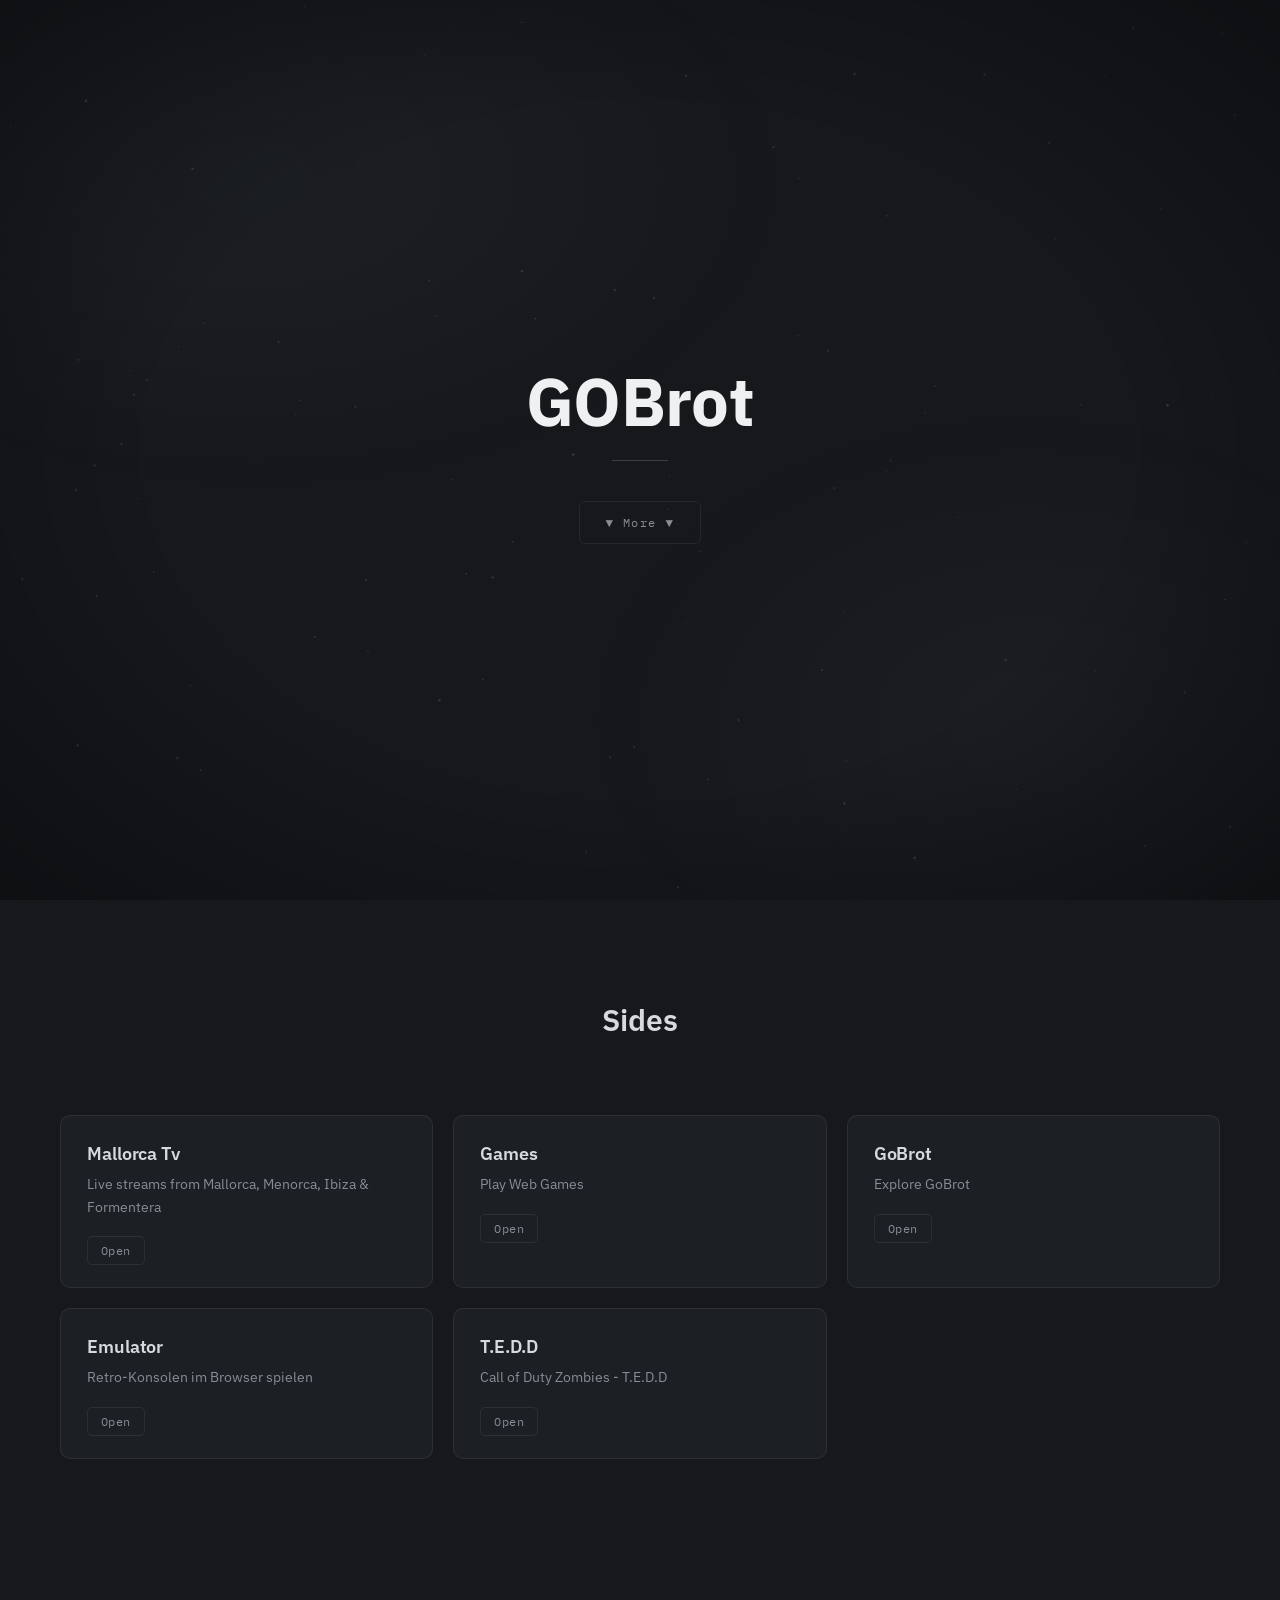
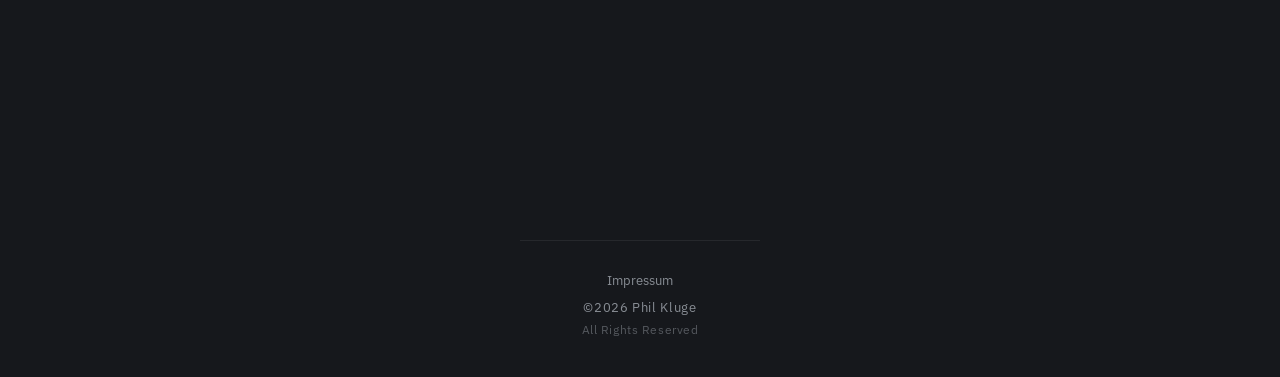
<file: index.html>
<!DOCTYPE html>
<html lang="en">
    <head>
        <meta charset="UTF-8">
        <meta name="viewport" content="width=device-width, initial-scale=1.0">
        <meta name="description" content="GOBrot">
        <meta name="author" content="Phil Kluge">

        <title>GOBrot</title>

        <link rel="preconnect" href="https://fonts.googleapis.com">
        <link rel="preconnect" href="https://fonts.gstatic.com" crossorigin>
        <link href="https://fonts.googleapis.com/css2?family=IBM+Plex+Sans:wght@400;600;700&family=IBM+Plex+Mono:wght@400&display=swap" rel="stylesheet">
        <link rel="stylesheet" href="style.css">
        <script src="script.js" defer></script>
    </head>
    <body>
        <canvas id="starfield" aria-hidden="true"></canvas>
        <div class="bg-glow" aria-hidden="true"></div>
        <div class="vignette" aria-hidden="true"></div>

        <section class="hero">
            <div class="hero-content">
                <h1 class="title">GOBrot</h1>
                <div class="title-line"></div>
                <a class="scroll-btn" href="#sites">▼ More ▼</a>
            </div>
        </section>

        <section class="sites" id="sites">
            <h2 class="section-title">Sides</h2>
            <nav class="sites-grid" aria-label="Sides">
                <a class="site-card" href="Sides/MallorcaTv/index.html">
                    <h3>Mallorca Tv</h3>
                    <p>Live streams from Mallorca, Menorca, Ibiza & Formentera</p>
                    <span class="site-open">Open</span>
                </a>

                <a class="site-card" href="Sides/Games/index.html">
                    <h3>Games</h3>
                    <p>Play Web Games</p>
                    <span class="site-open">Open</span>
                </a>

                <a class="site-card" href="Sides/GoBrot/index.html">
                    <h3>GoBrot</h3>
                    <p>Explore GoBrot</p>
                    <span class="site-open">Open</span>
                </a>

                <a class="site-card" href="Sides/Emulator/index.html">
                    <h3>Emulator</h3>
                    <p>Retro-Konsolen im Browser spielen</p>
                    <span class="site-open">Open</span>
                </a>

                <a class="site-card" href="Sides/TheKronorium/T.E.D.D/index.html">
                    <h3>T.E.D.D</h3>
                    <p>Call of Duty Zombies - T.E.D.D</p>
                    <span class="site-open">Open</span>
                </a>
            </nav>
        </section>

        <footer class="footer">
            <div class="footer-line"></div>
            <a class="footer-link" href="https://philkluge.com/impressum">Impressum</a>
            <p class="copyright">©2026 Phil Kluge</p>
            <p class="rights">All Rights Reserved</p>
        </footer>
    </body>
</html>
</file>
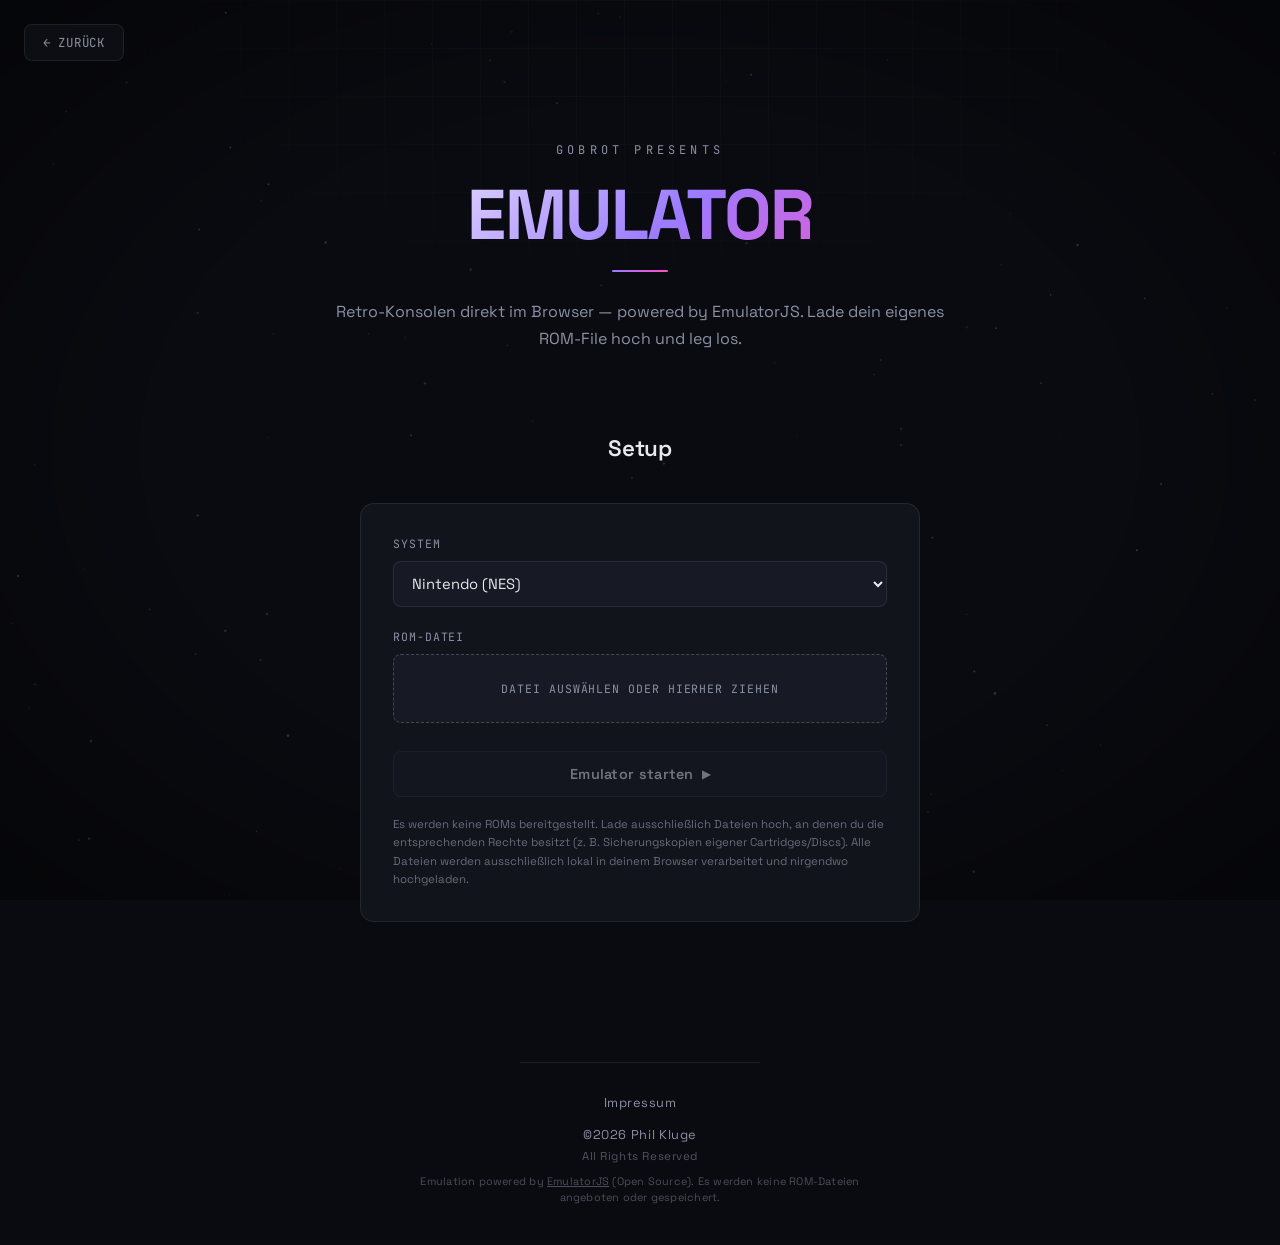
<file: Sides/Emulator/index.html>
<!DOCTYPE html>
<html lang="de">
<head>
  <meta charset="UTF-8">
  <meta name="viewport" content="width=device-width, initial-scale=1.0">
  <meta name="description" content="GOBrot Emulator – Retro-Konsolen-Emulator im Browser, powered by EmulatorJS.">
  <meta name="author" content="Phil Kluge">
  <meta name="theme-color" content="#0a0b10">
  <title>Emulator — GOBrot</title>

  <link rel="preconnect" href="https://fonts.googleapis.com">
  <link rel="preconnect" href="https://fonts.gstatic.com" crossorigin>
  <link href="https://fonts.googleapis.com/css2?family=Space+Grotesk:wght@400;500;600;700&family=JetBrains+Mono:wght@400;500;600&display=swap" rel="stylesheet">
  <link rel="stylesheet" href="styles.css">
</head>
<body>

  <canvas id="starsCanvas" aria-hidden="true"></canvas>
  <div class="grid-overlay" aria-hidden="true"></div>
  <div class="vignette" aria-hidden="true"></div>

  <nav class="back-nav">
    <a href="../../index.html" class="back-btn" aria-label="Zurück zur Hauptseite">← ZURÜCK</a>
  </nav>

  <header class="emu-header">
    <div class="header-content">
      <div class="eyebrow">GOBROT PRESENTS</div>
      <h1 class="emu-title">EMULATOR</h1>
      <div class="header-divider"></div>
      <p class="emu-tagline">Retro-Konsolen direkt im Browser — powered by EmulatorJS. Lade dein eigenes ROM-File hoch und leg los.</p>
    </div>
  </header>

  <main class="emu-section" aria-labelledby="emu-setup-title">

    <!-- Setup Panel -->
    <section class="setup-panel" id="setupPanel">
      <h2 id="emu-setup-title" class="section-title">Setup</h2>

      <div class="setup-card">
        <div class="field">
          <label for="systemSelect">System</label>
          <select id="systemSelect">
            <option value="nes">Nintendo (NES)</option>
            <option value="snes">Super Nintendo (SNES)</option>
            <option value="n64">Nintendo 64</option>
            <option value="gb">Game Boy</option>
            <option value="gbc">Game Boy Color</option>
            <option value="gba">Game Boy Advance</option>
            <option value="nds">Nintendo DS</option>
            <option value="segaMS">Sega Master System</option>
            <option value="segaGG">Sega Game Gear</option>
            <option value="segaMD">Sega Genesis / Mega Drive</option>
            <option value="segaCD">Sega CD</option>
            <option value="segaSaturn">Sega Saturn</option>
            <option value="psx">PlayStation</option>
            <option value="atari2600">Atari 2600</option>
            <option value="atari7800">Atari 7800</option>
            <option value="arcade">Arcade (MAME)</option>
          </select>
        </div>

        <div class="field">
          <label for="romInput">ROM-Datei</label>
          <label class="file-drop" for="romInput" id="fileDropLabel">
            <span id="fileDropText">Datei auswählen oder hierher ziehen</span>
            <input type="file" id="romInput" accept="*">
          </label>
        </div>

        <button class="play-btn start-btn" id="startBtn" disabled>
          <span>Emulator starten</span>
          <span class="play-icon">▶</span>
        </button>

        <p class="legal-note">
          Es werden keine ROMs bereitgestellt. Lade ausschließlich Dateien hoch, an denen du die
          entsprechenden Rechte besitzt (z.&nbsp;B. Sicherungskopien eigener Cartridges/Discs).
          Alle Dateien werden ausschließlich lokal in deinem Browser verarbeitet und nirgendwo hochgeladen.
        </p>
      </div>
    </section>

    <!-- Emulator Panel -->
    <section class="emu-panel" id="emuPanel" hidden>
      <div class="emu-bar">
        <div class="emu-bar-title" id="emuBarTitle">Emulator</div>
        <div class="emu-bar-actions">
          <button id="fullscreenBtn" class="modal-icon-btn" aria-label="Vollbild" title="Vollbild">⛶</button>
          <button id="resetBtn" class="modal-icon-btn" aria-label="Neues Spiel laden" title="Neues Spiel laden">⟲</button>
        </div>
      </div>
      <div id="game" class="emu-frame-wrap"></div>
    </section>

  </main>

  <footer class="footer">
    <div class="footer-content">
      <div class="footer-line"></div>
      <div class="footer-links">
        <a href="https://philkluge.com/impressum">Impressum</a>
      </div>
      <p class="copyright">©2026 Phil Kluge</p>
      <p class="rights">All Rights Reserved</p>
      <p class="credit-note">Emulation powered by <a href="https://emulatorjs.org" target="_blank" rel="noopener">EmulatorJS</a> (Open Source). Es werden keine ROM-Dateien angeboten oder gespeichert.</p>
    </div>
  </footer>

  <script src="app.js"></script>
</body>
</html>
</file>
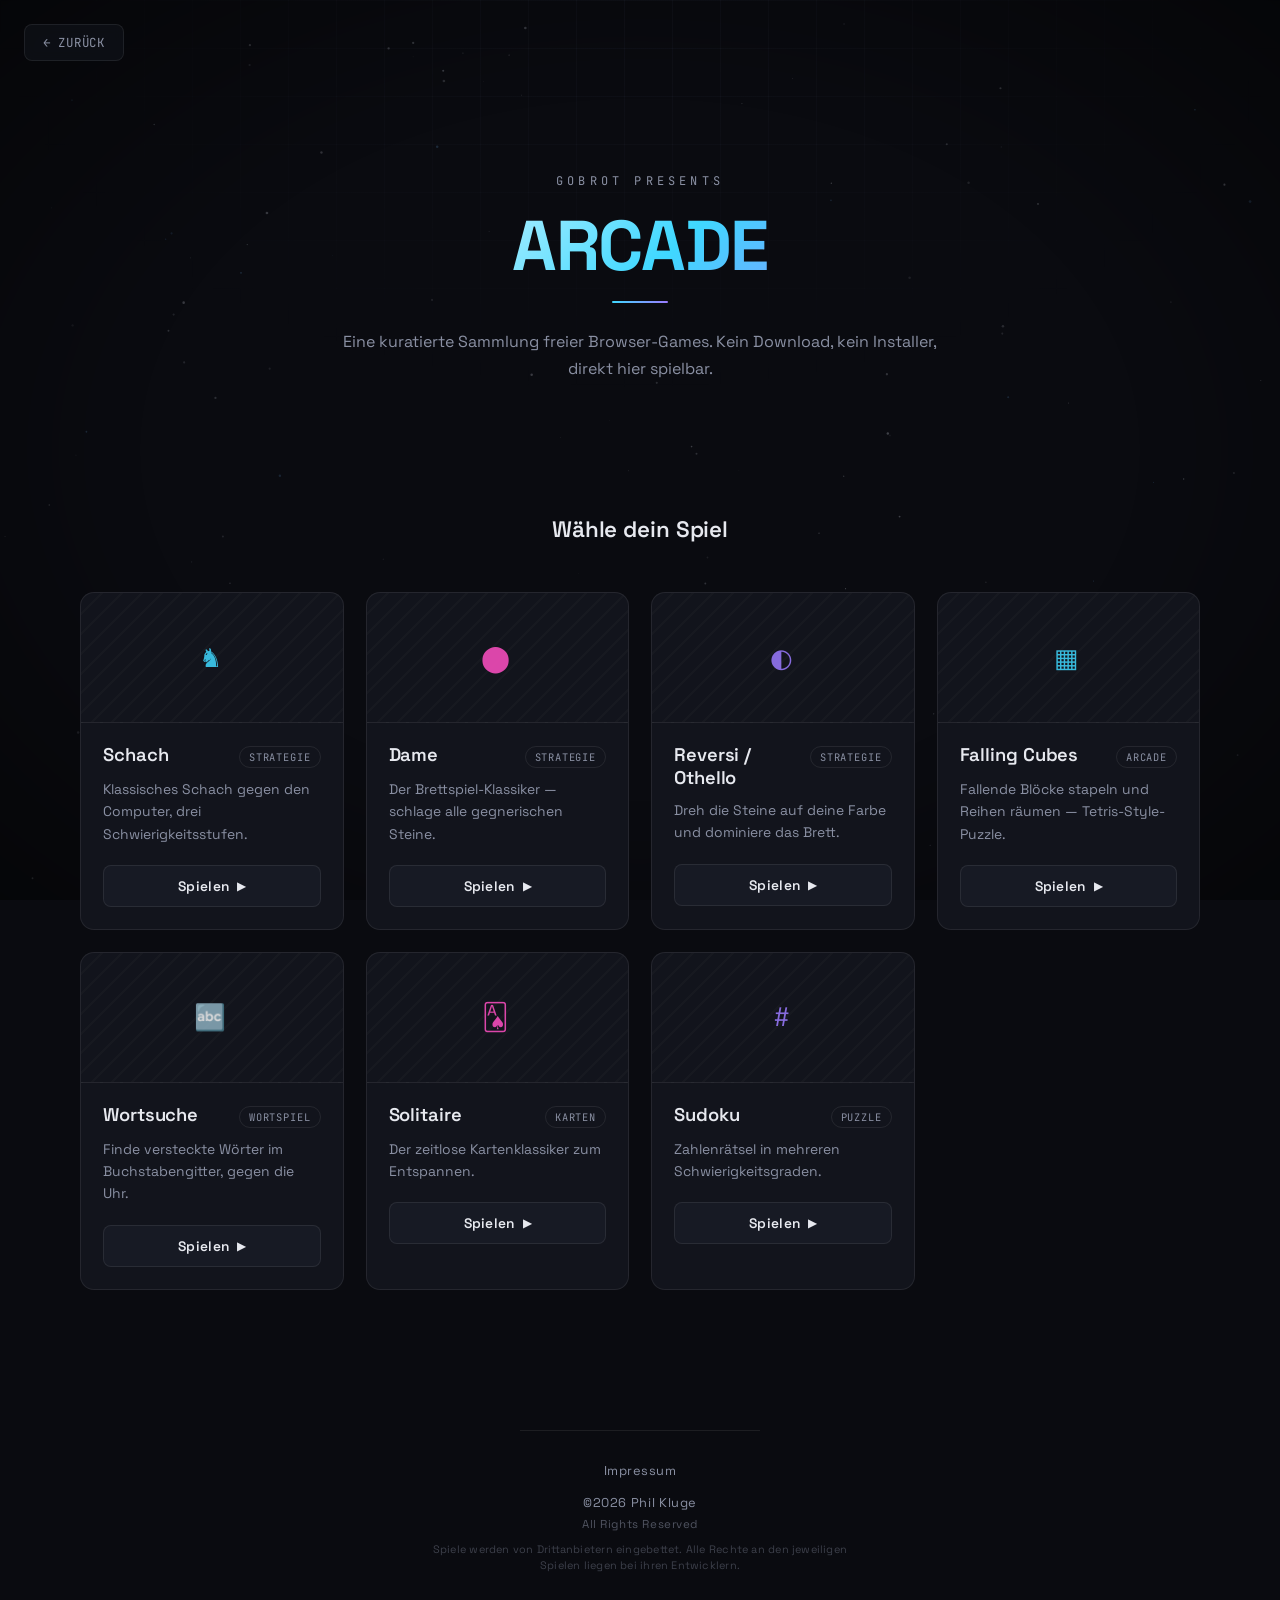
<file: Sides/Games/index.html>
<!DOCTYPE html>
<html lang="de">
<head>
  <meta charset="UTF-8">
  <meta name="viewport" content="width=device-width, initial-scale=1.0">
  <meta name="description" content="GOBrot Games – Sammlung kostenloser Browser-Games, direkt im Browser spielbar.">
  <meta name="author" content="Phil Kluge">
  <meta name="theme-color" content="#0a0b10">
  <title>Games — GOBrot</title>

  <link rel="icon" type="image/png" href="../../SRC/Logo.png">
  <link rel="preconnect" href="https://fonts.googleapis.com">
  <link rel="preconnect" href="https://fonts.gstatic.com" crossorigin>
  <link href="https://fonts.googleapis.com/css2?family=Space+Grotesk:wght@400;500;600;700&family=JetBrains+Mono:wght@400;500;600&display=swap" rel="stylesheet">
  <link rel="stylesheet" href="styles.css">
</head>
<body>

  <canvas id="starsCanvas" aria-hidden="true"></canvas>
  <div class="grid-overlay" aria-hidden="true"></div>
  <div class="vignette" aria-hidden="true"></div>

  <nav class="back-nav">
    <a href="../../index.html" class="back-btn" aria-label="Zurück zur Hauptseite">← ZURÜCK</a>
  </nav>

  <header class="games-header">
    <div class="header-content">
      <div class="eyebrow">GOBROT PRESENTS</div>
      <h1 class="games-title">ARCADE</h1>
      <div class="header-divider"></div>
      <p class="games-tagline">Eine kuratierte Sammlung freier Browser-Games. Kein Download, kein Installer, direkt hier spielbar.</p>
    </div>
  </header>

  <main class="games-section" aria-labelledby="games-list-title">
    <h2 id="games-list-title" class="section-title">Wähle dein Spiel</h2>

    <!-- Karten werden dynamisch aus der GAMES-Liste in app.js gebaut -->
    <div class="games-grid" id="gamesGrid" role="list"></div>
  </main>

  <!-- Fullscreen game overlay -->
  <div id="gameModal" class="game-modal" role="dialog" aria-modal="true" aria-label="Spiel" hidden>
    <div class="game-modal-bar">
      <div class="game-modal-title" id="gameModalTitle">Game</div>
      <div class="game-modal-actions">
        <a id="openTabLink" class="modal-icon-btn modal-link-btn" href="#" target="_blank" rel="noopener" aria-label="In neuem Tab öffnen" title="In neuem Tab öffnen">↗</a>
        <button id="reloadGameBtn" class="modal-icon-btn" aria-label="Spiel neustarten" title="Neustarten">⟳</button>
        <button id="closeGameBtn" class="modal-icon-btn" aria-label="Spiel schließen" title="Schließen">✕</button>
      </div>
    </div>
    <div class="game-modal-frame-wrap">
      <iframe id="gameFrame" title="Browser Game" allow="fullscreen" src="about:blank" scrolling="no"></iframe>
    </div>
  </div>

  <footer class="footer">
    <div class="footer-content">
      <div class="footer-line"></div>
      <div class="footer-links">
        <a href="https://philkluge.com/impressum">Impressum</a>
      </div>
      <p class="copyright">©2026 Phil Kluge</p>
      <p class="rights">All Rights Reserved</p>
      <p class="credit-note">Spiele werden von Drittanbietern eingebettet. Alle Rechte an den jeweiligen Spielen liegen bei ihren Entwicklern.</p>
    </div>
  </footer>

  <script src="app.js"></script>
</body>
</html>
</file>
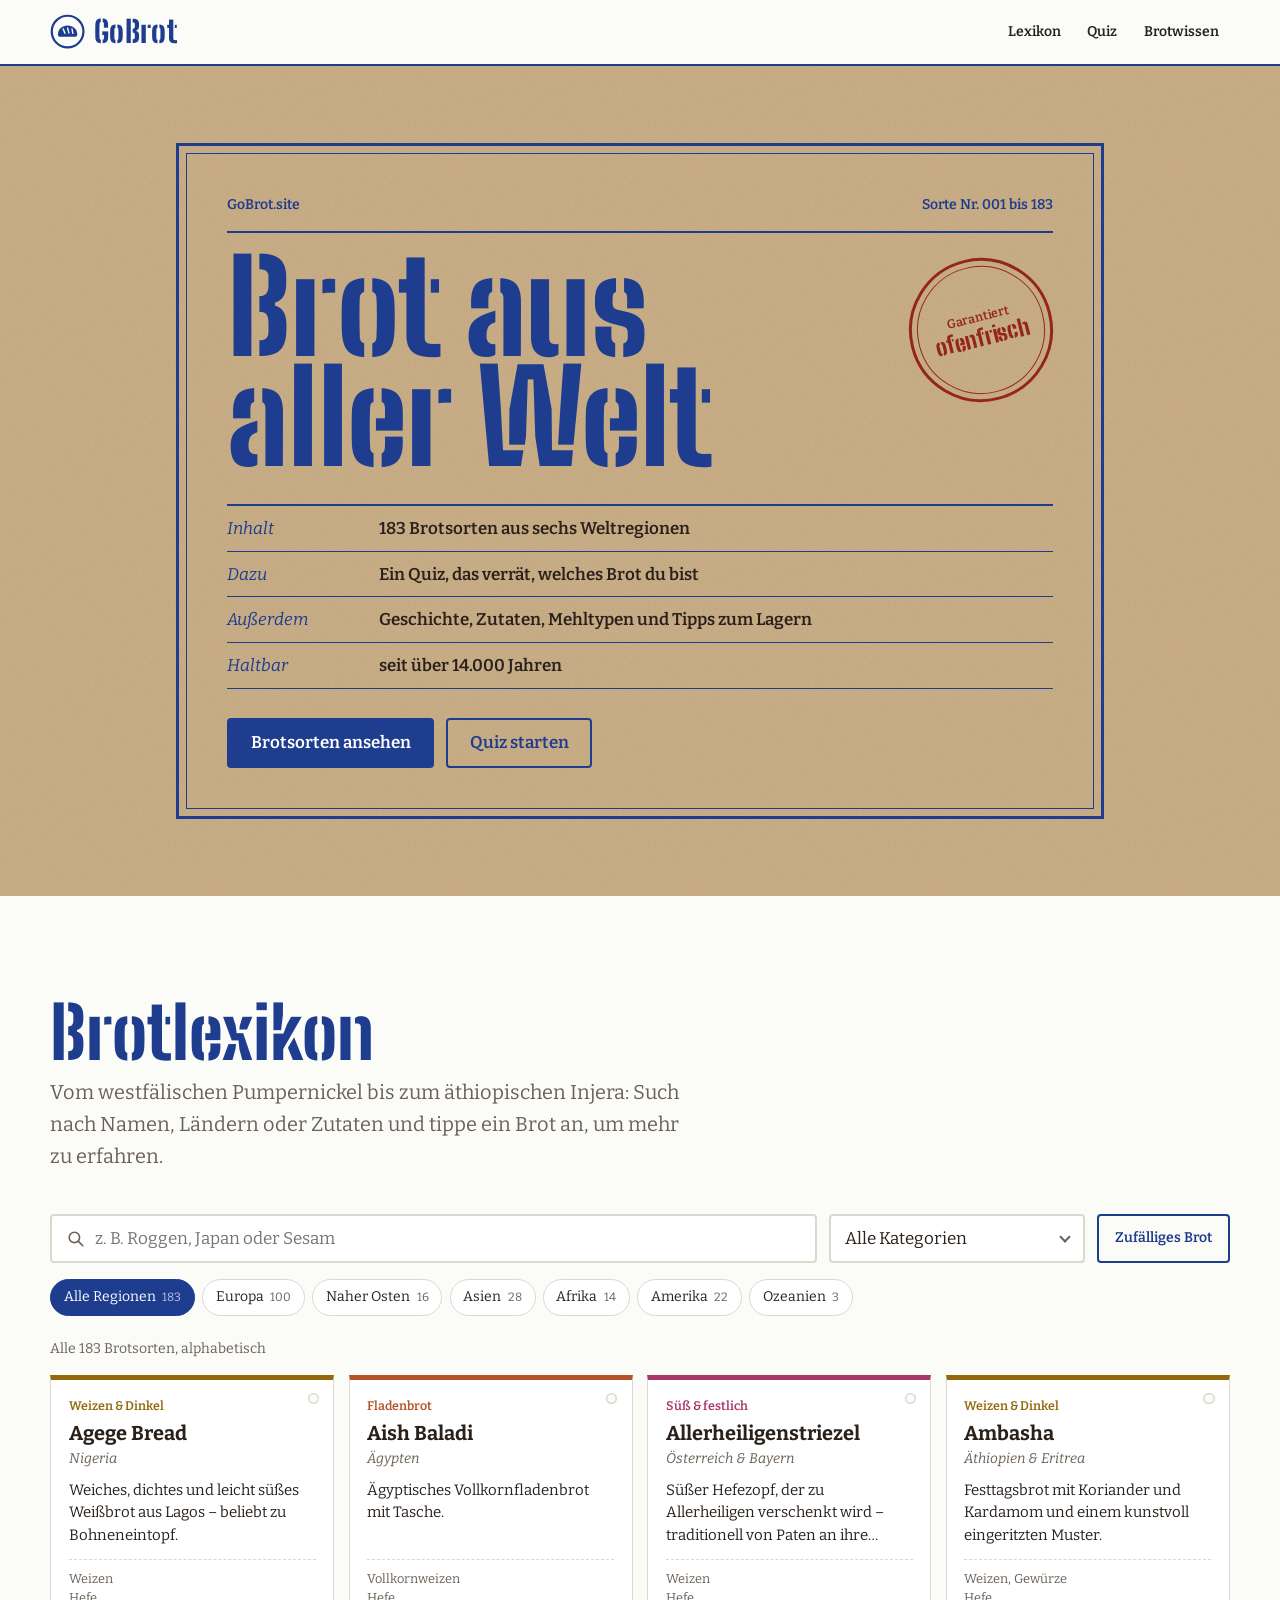
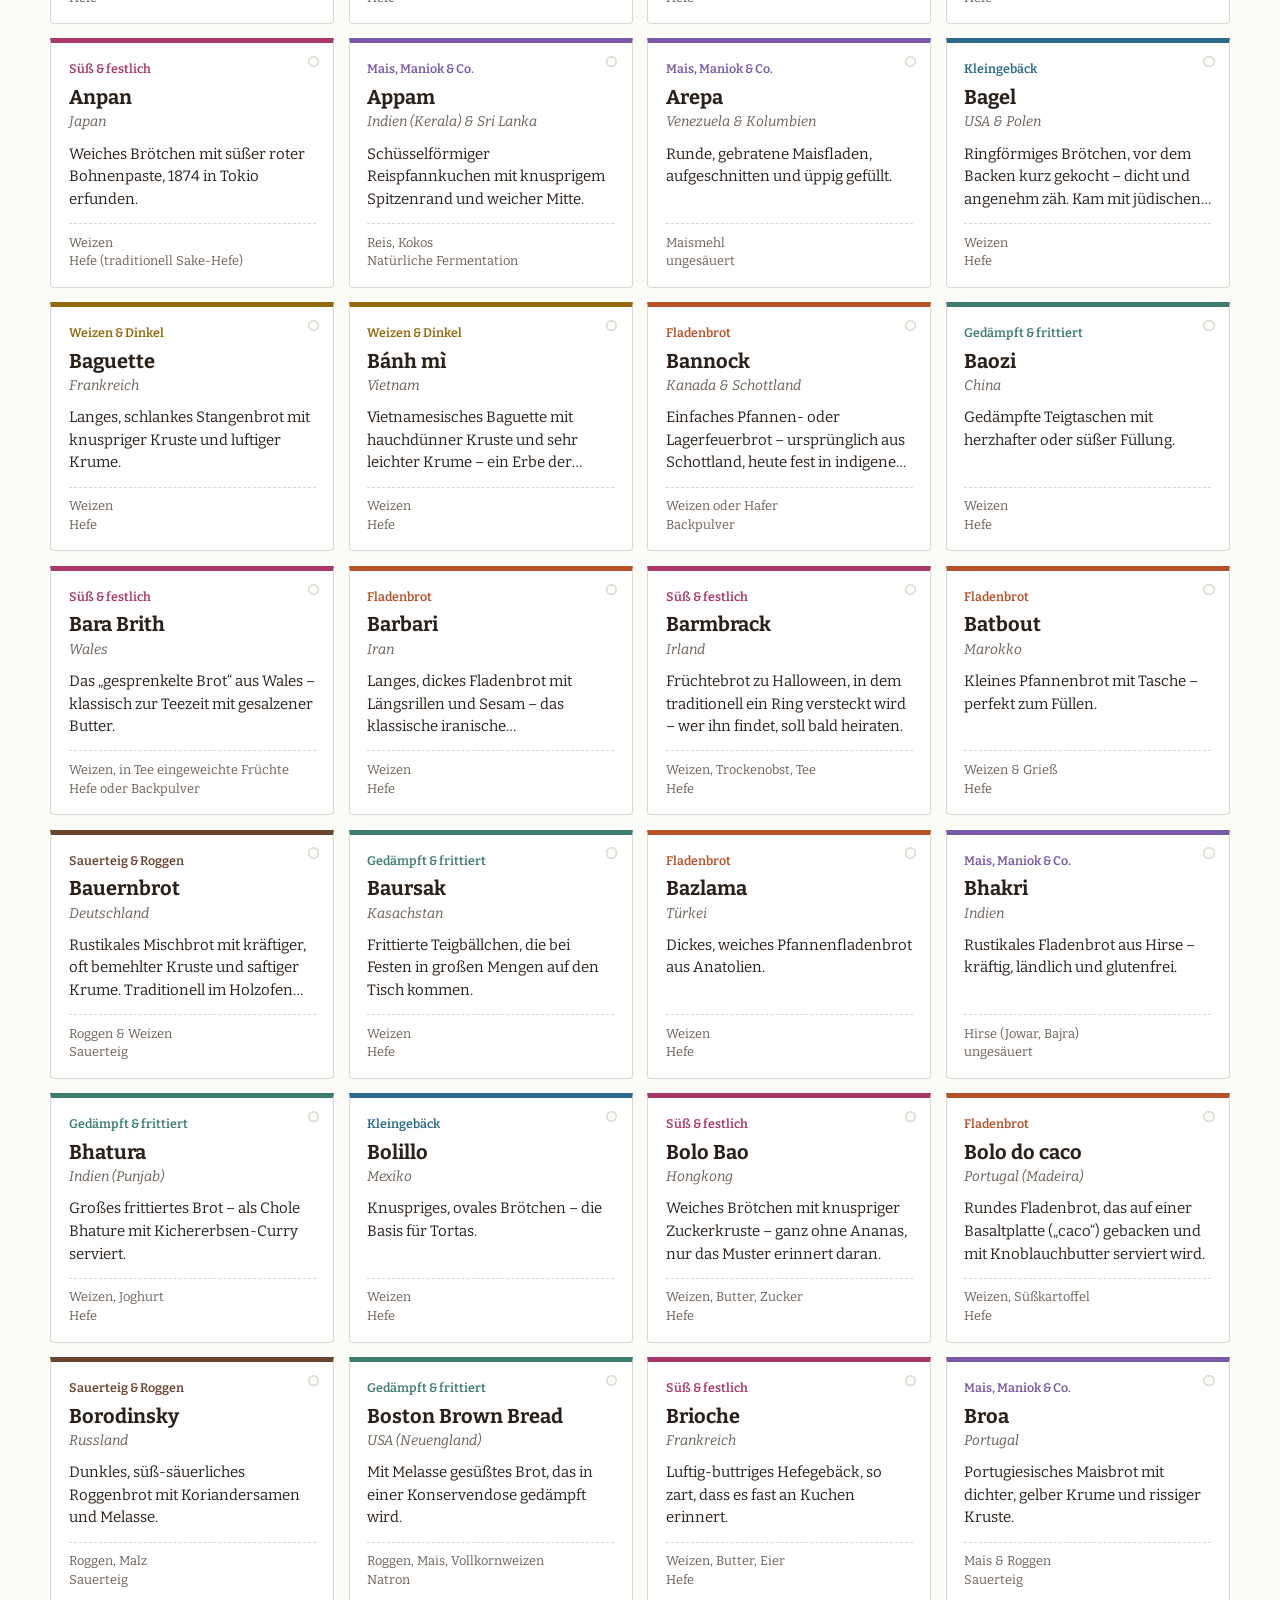
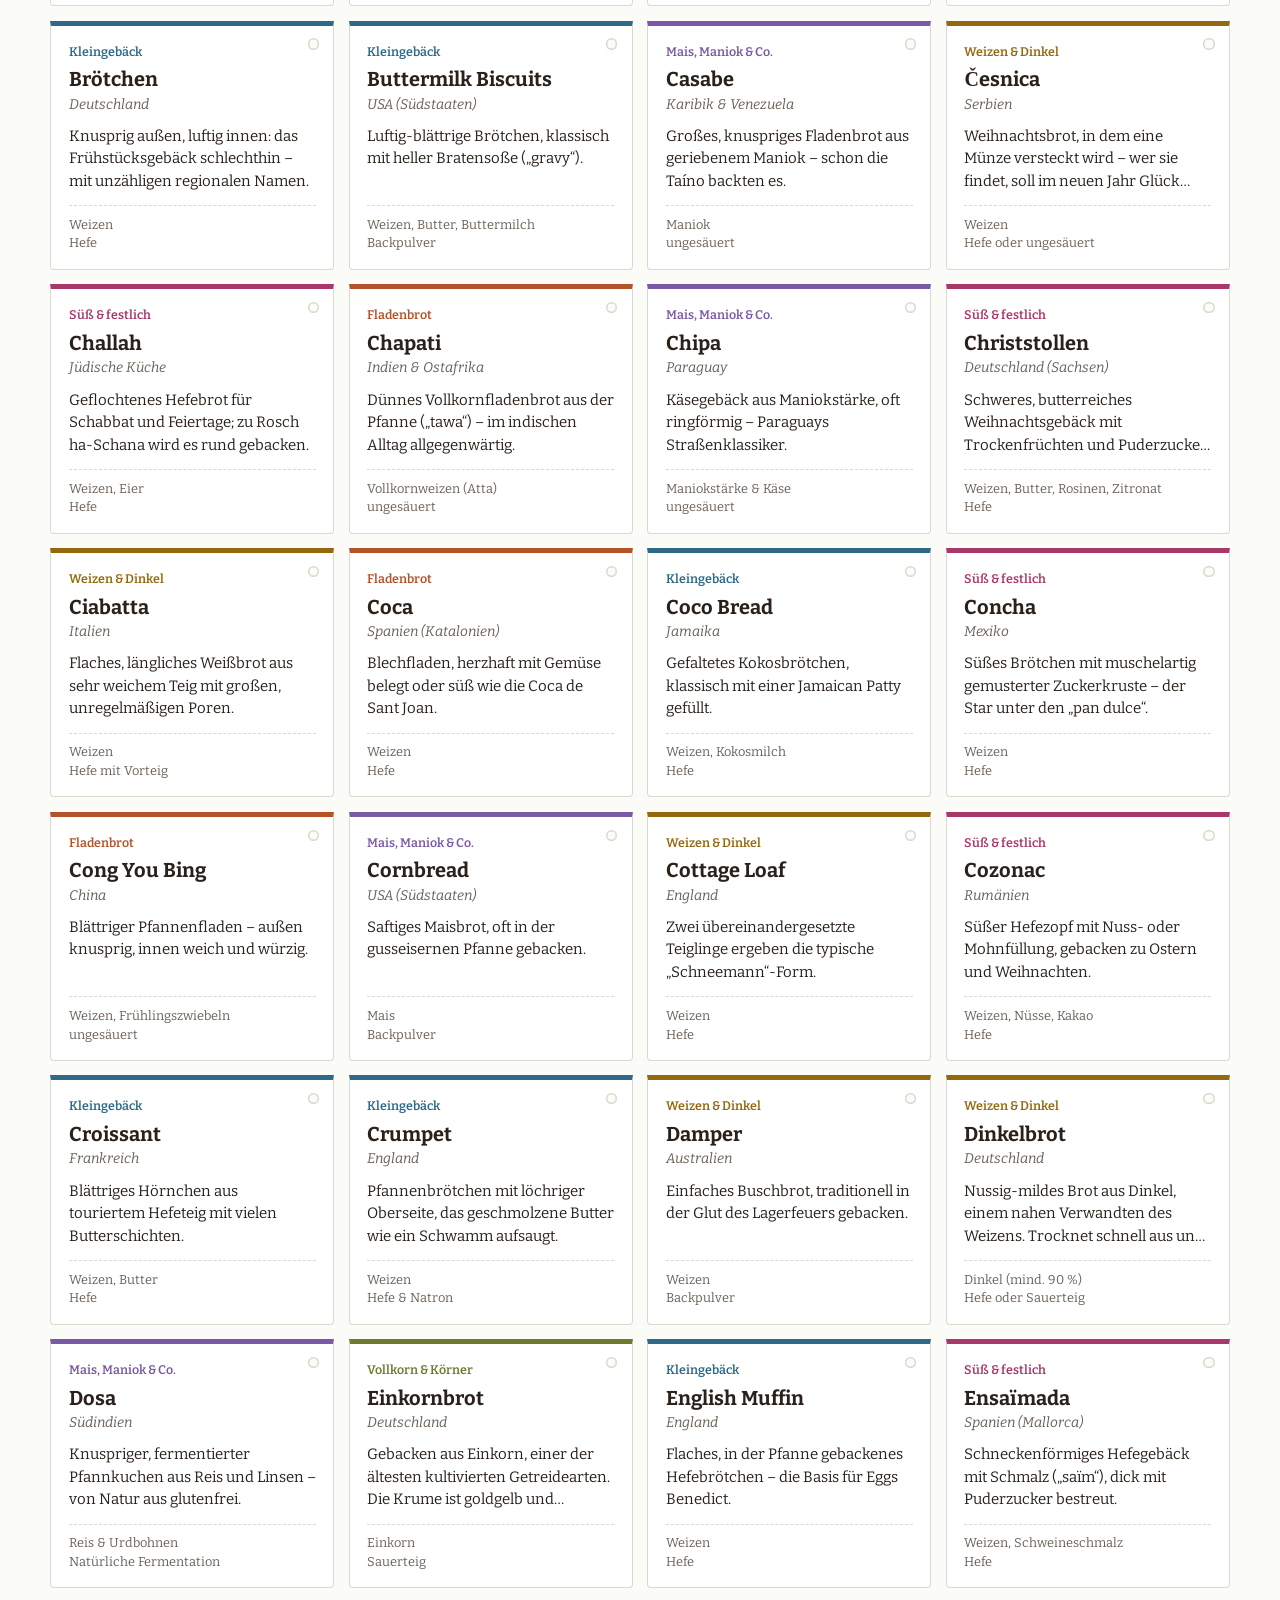
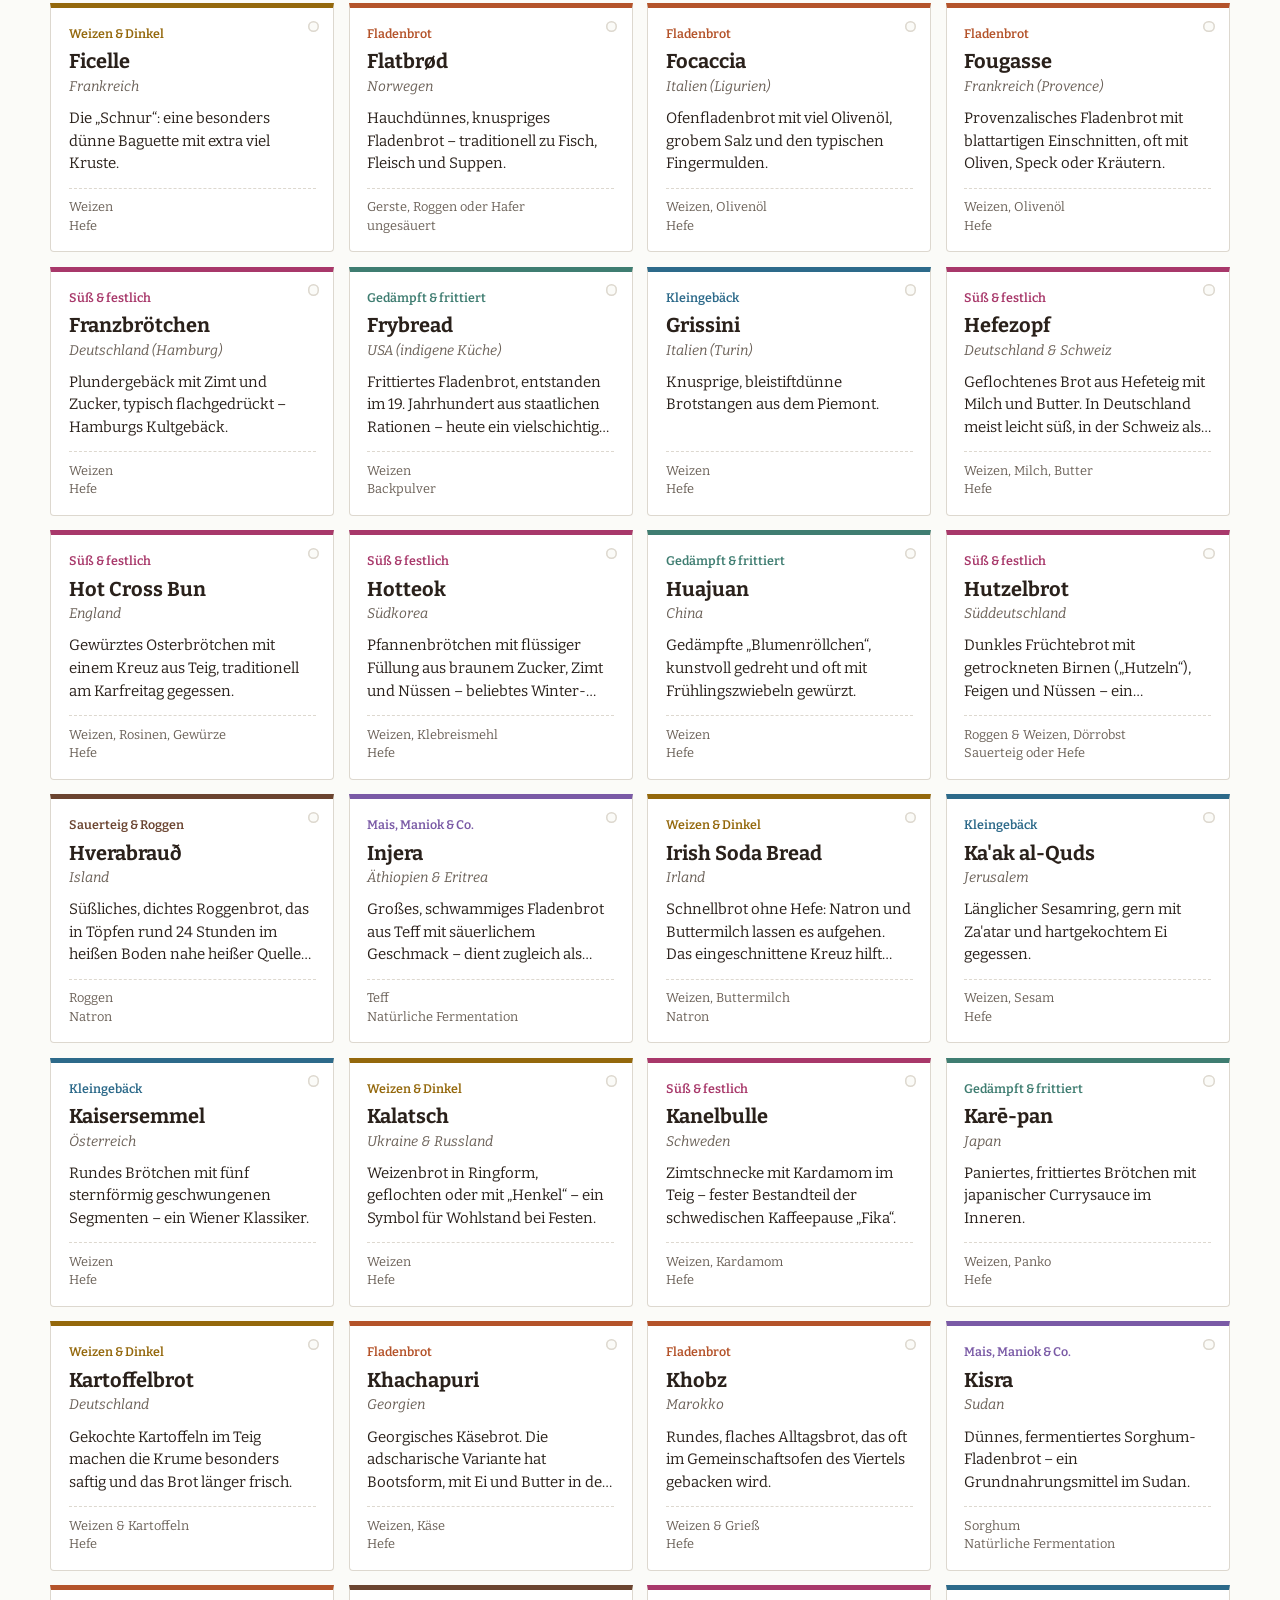
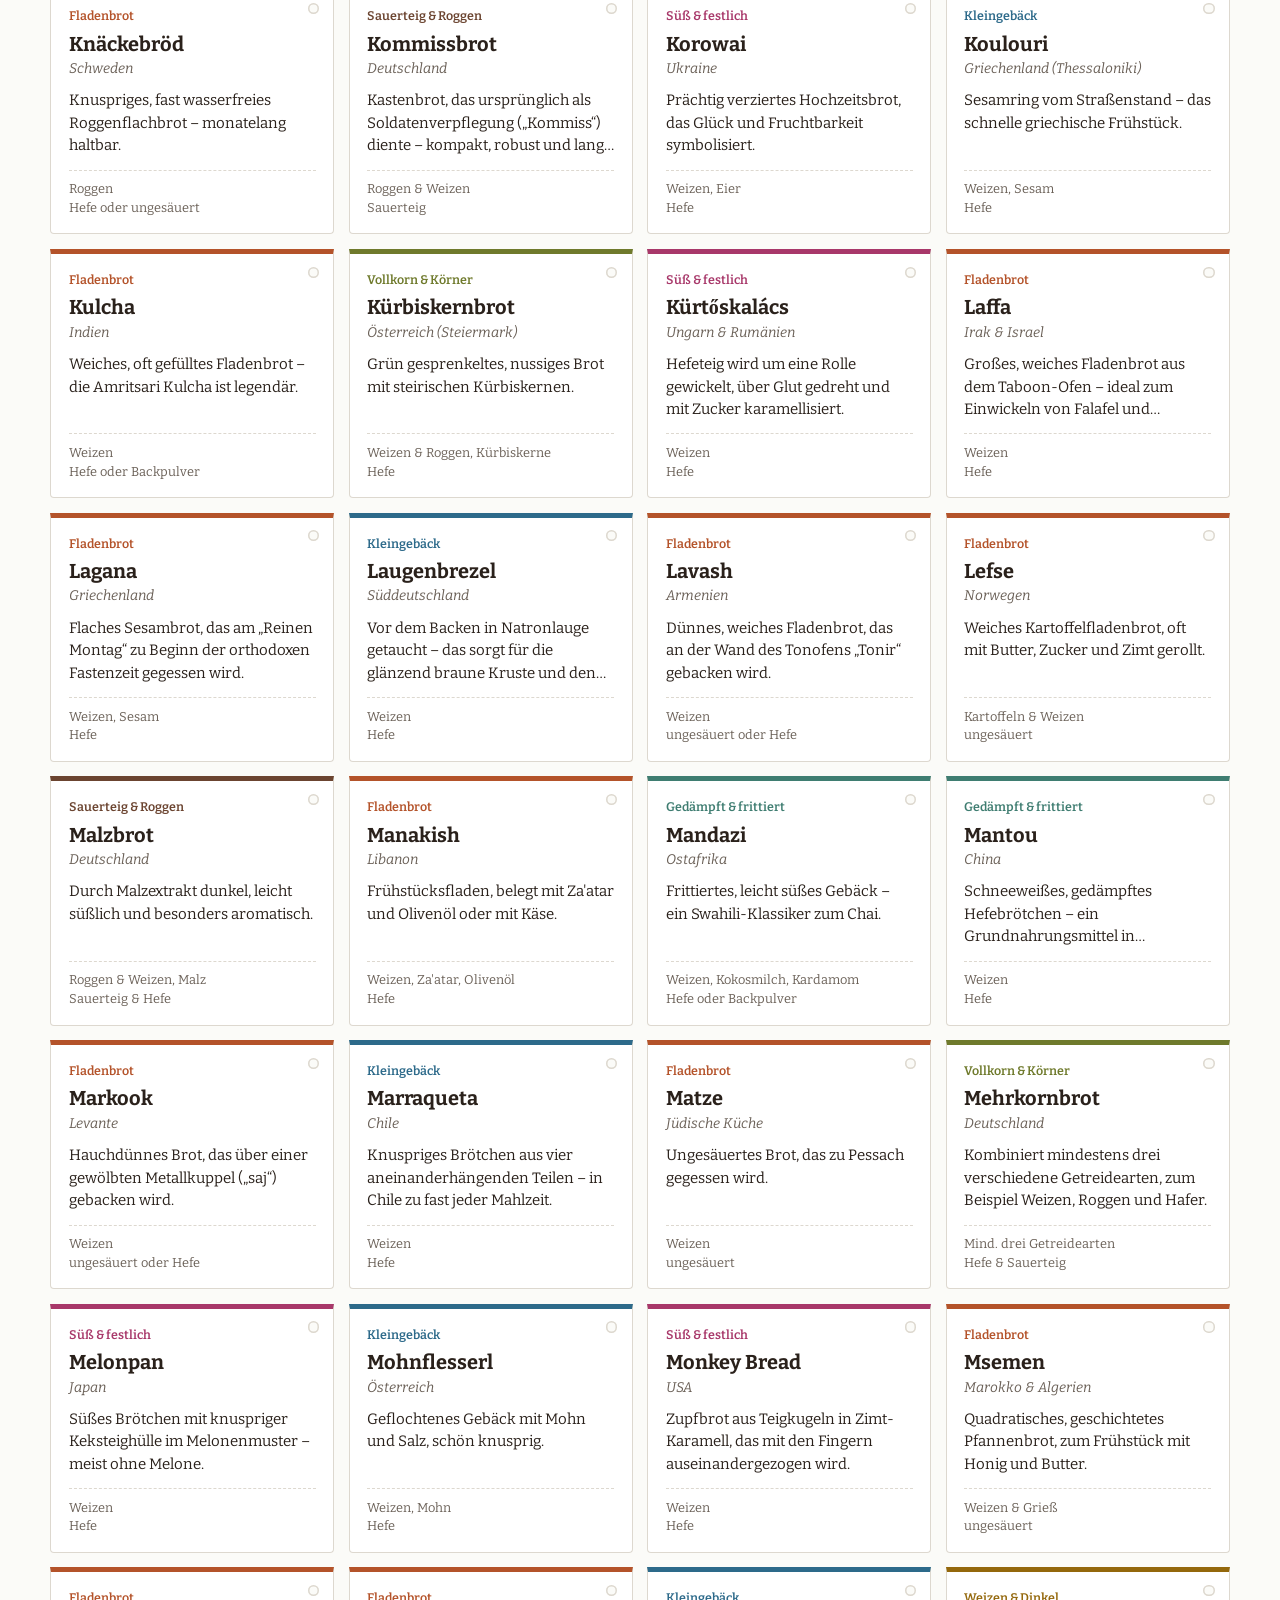
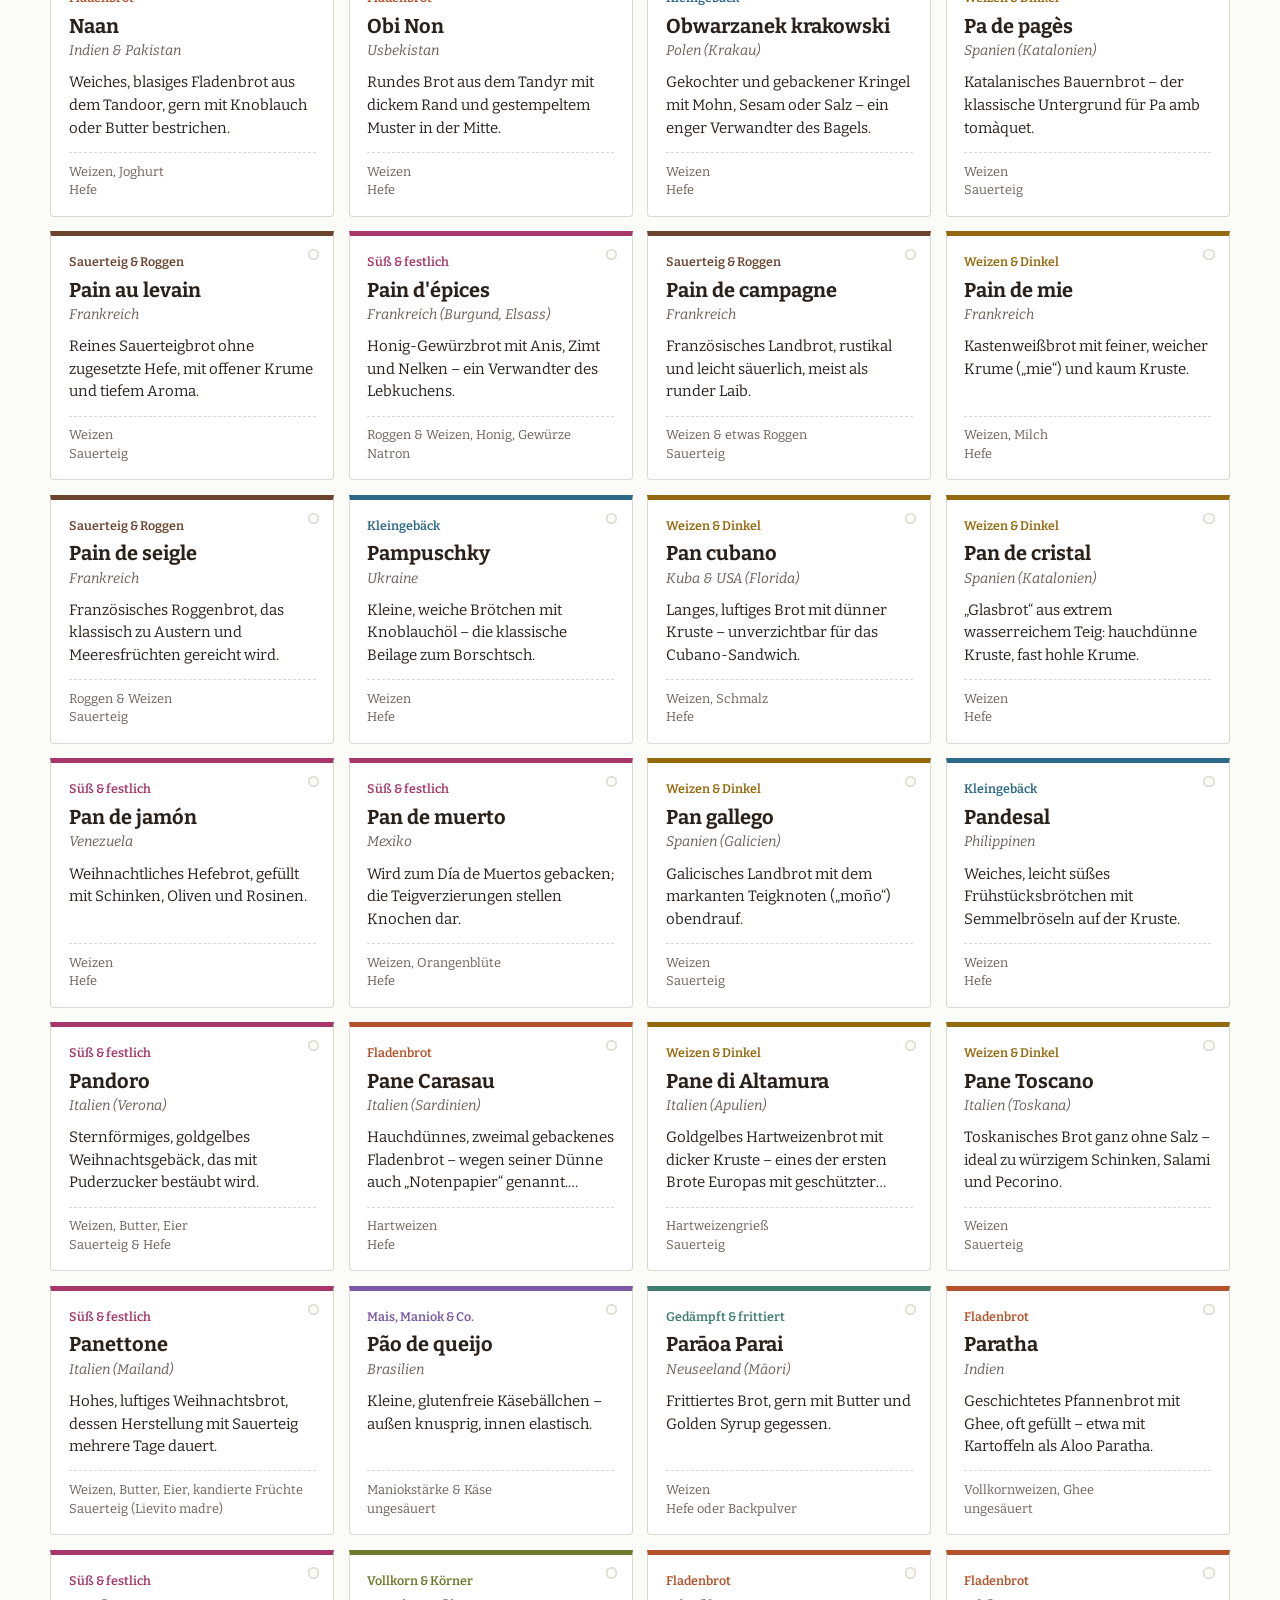
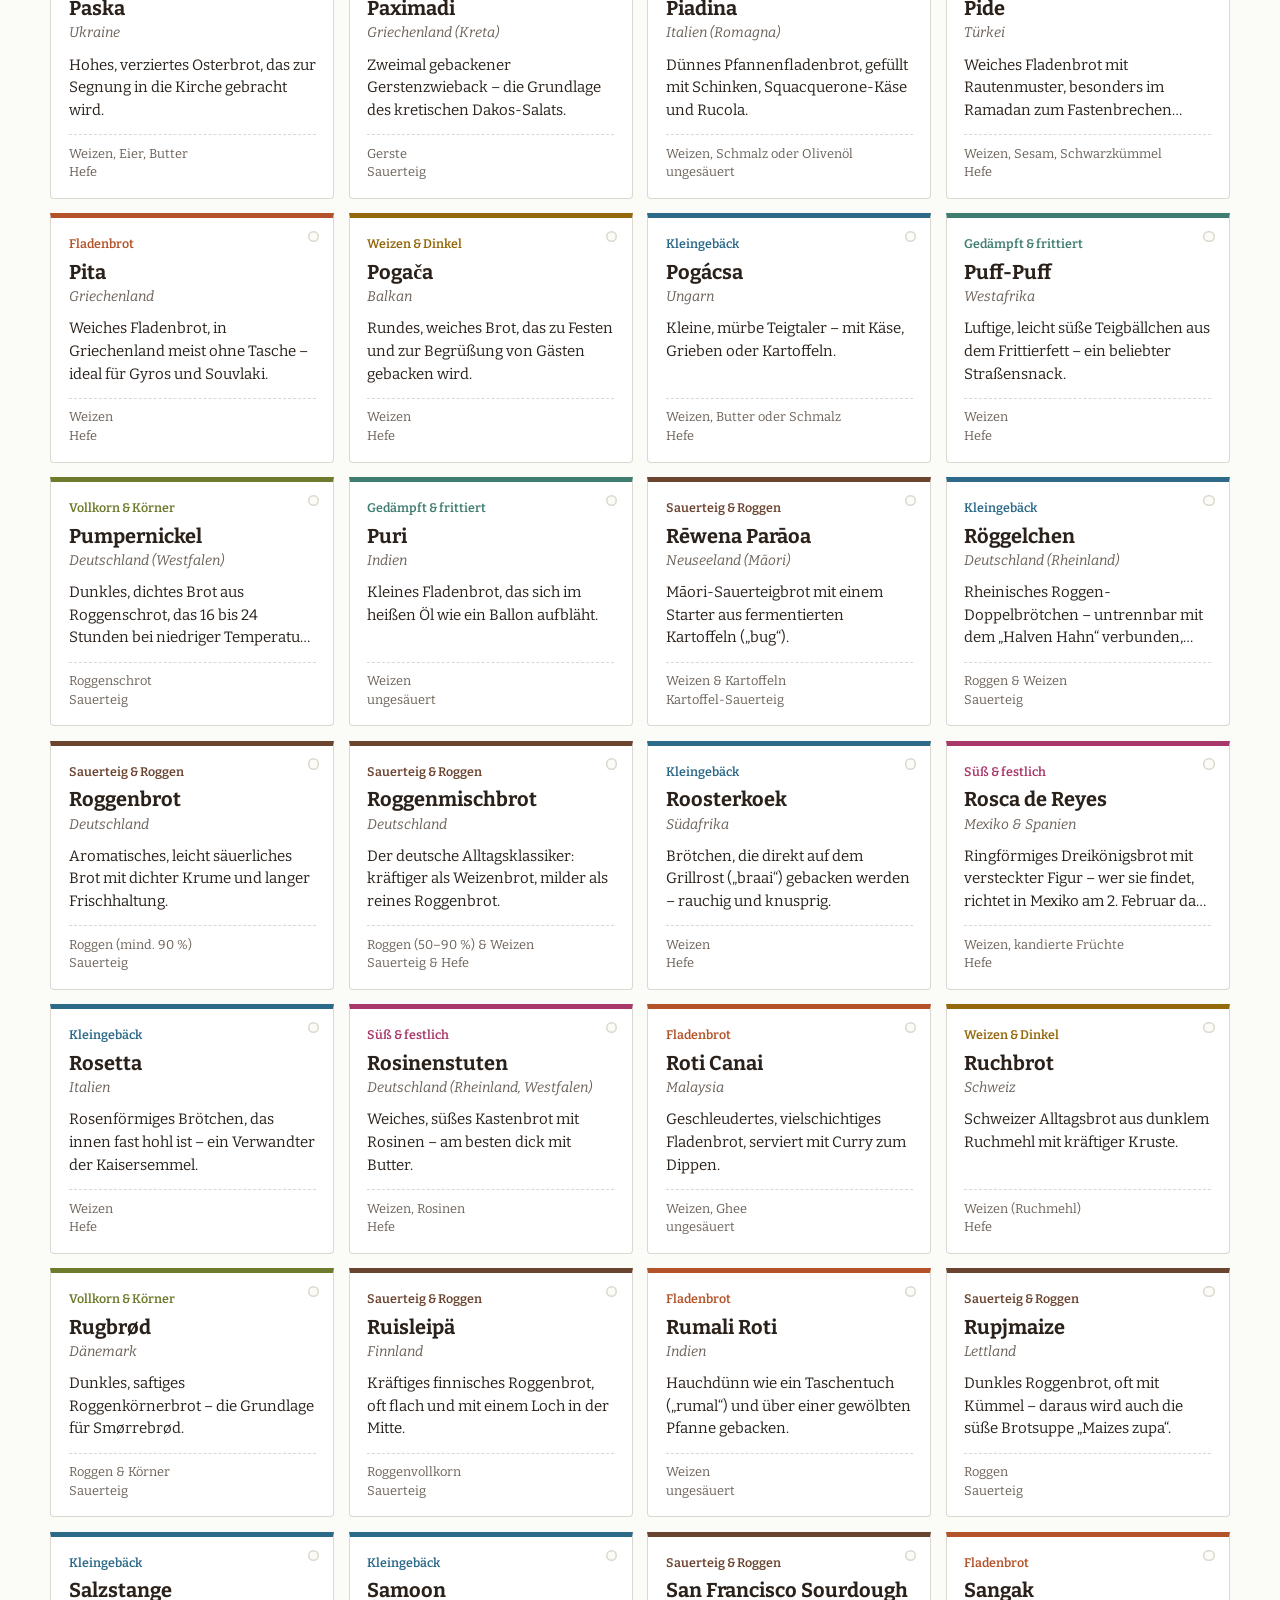
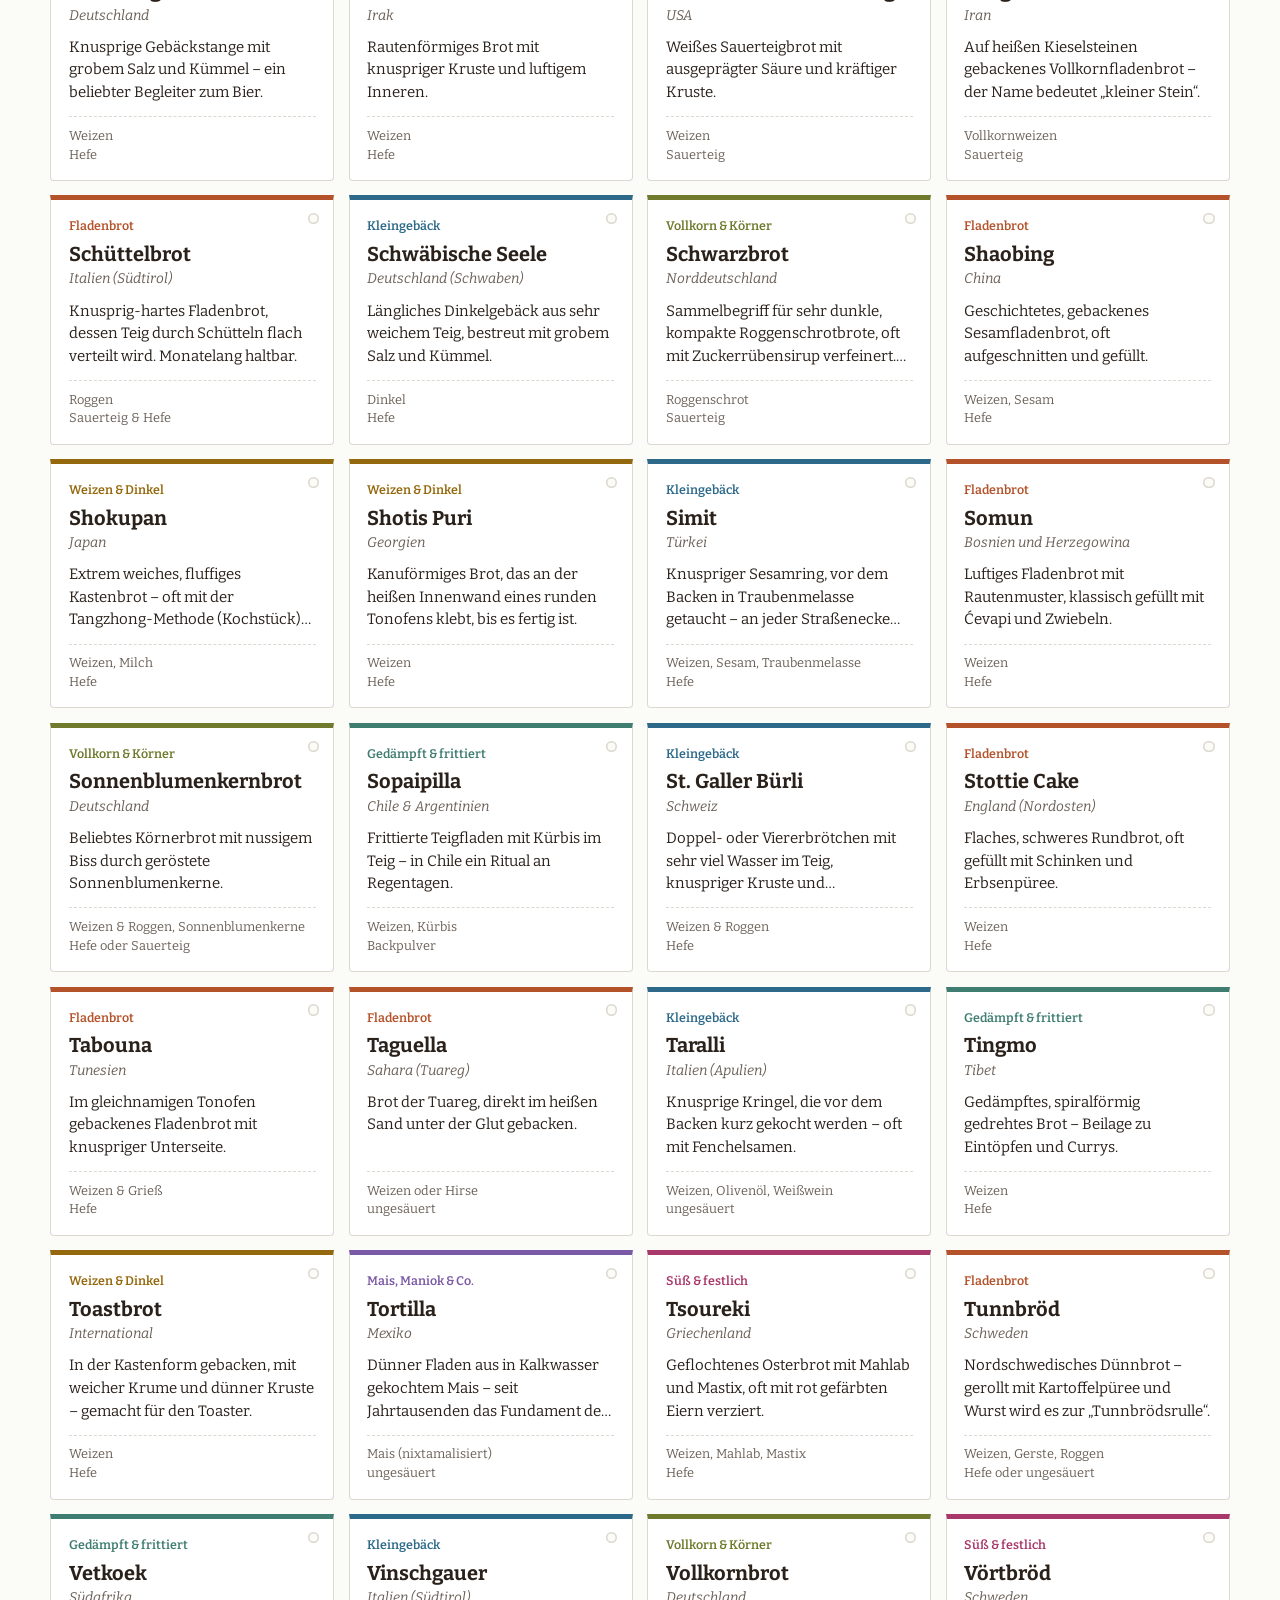
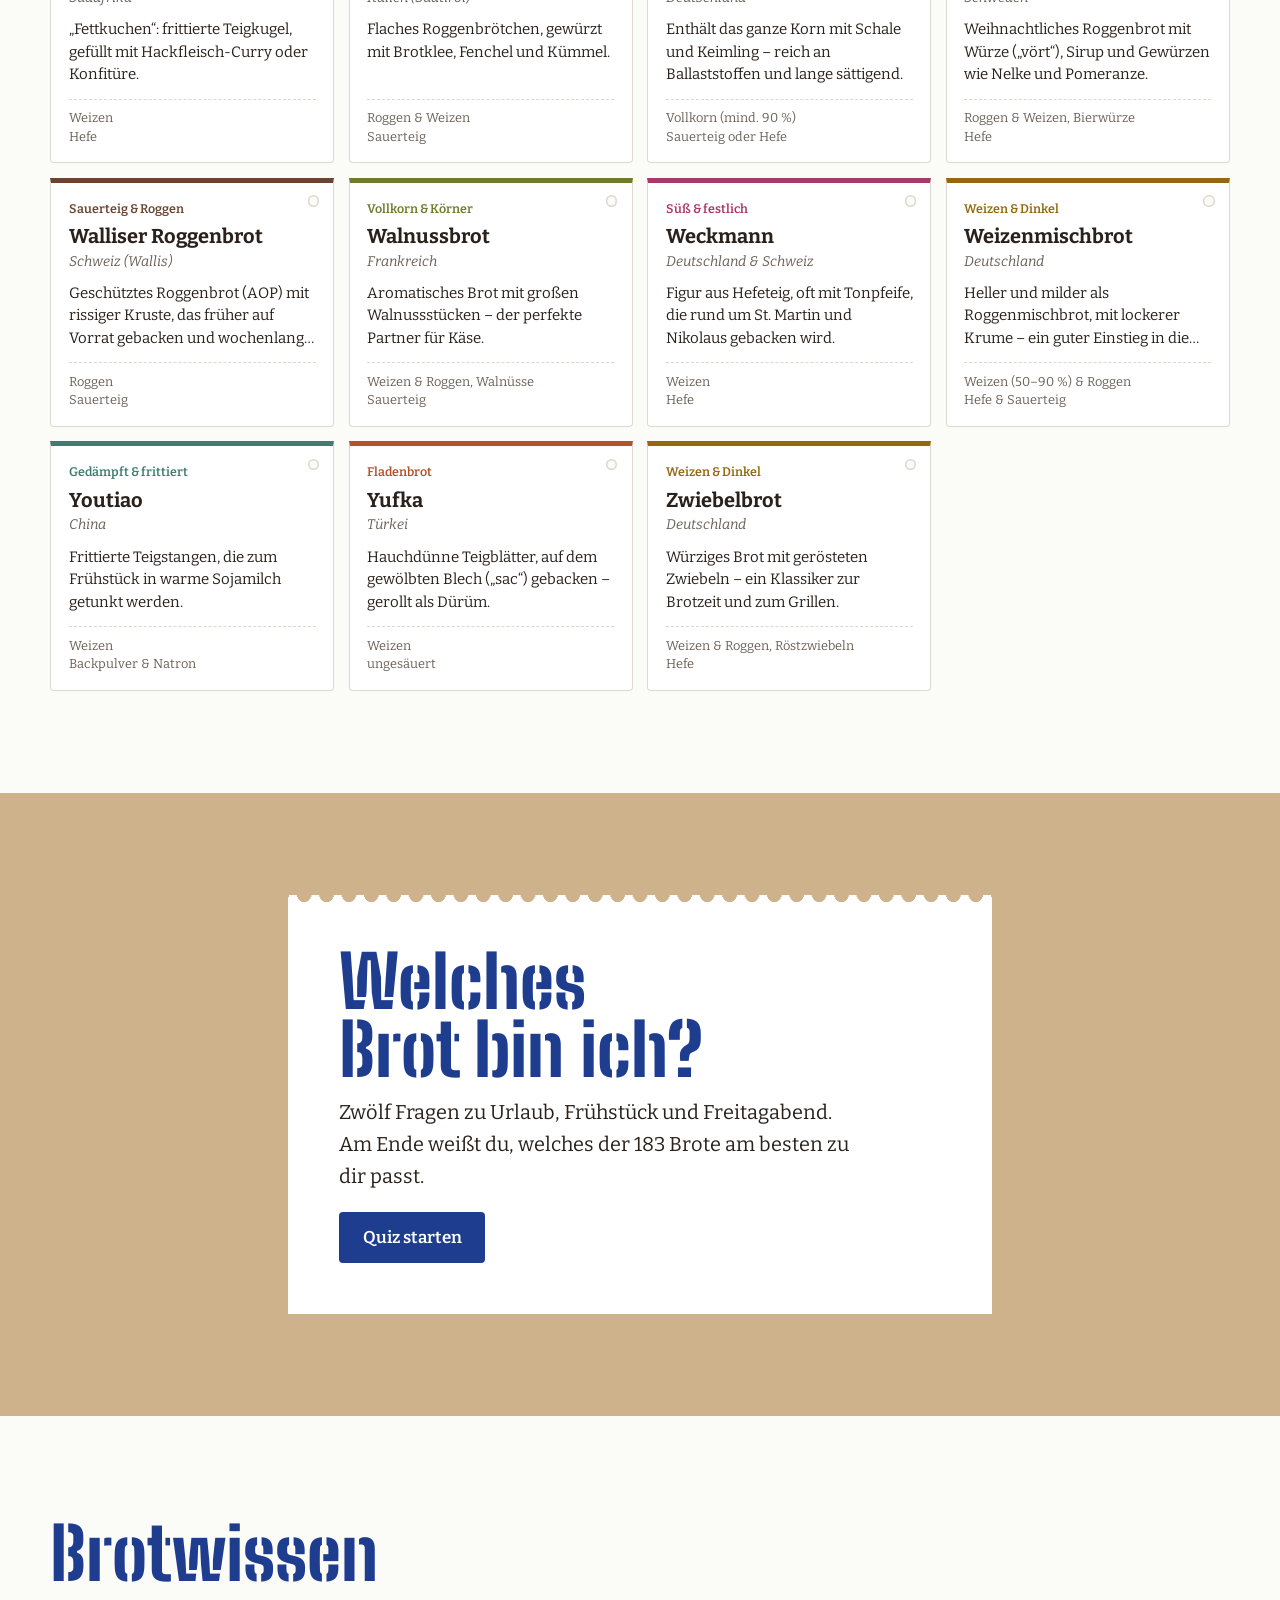
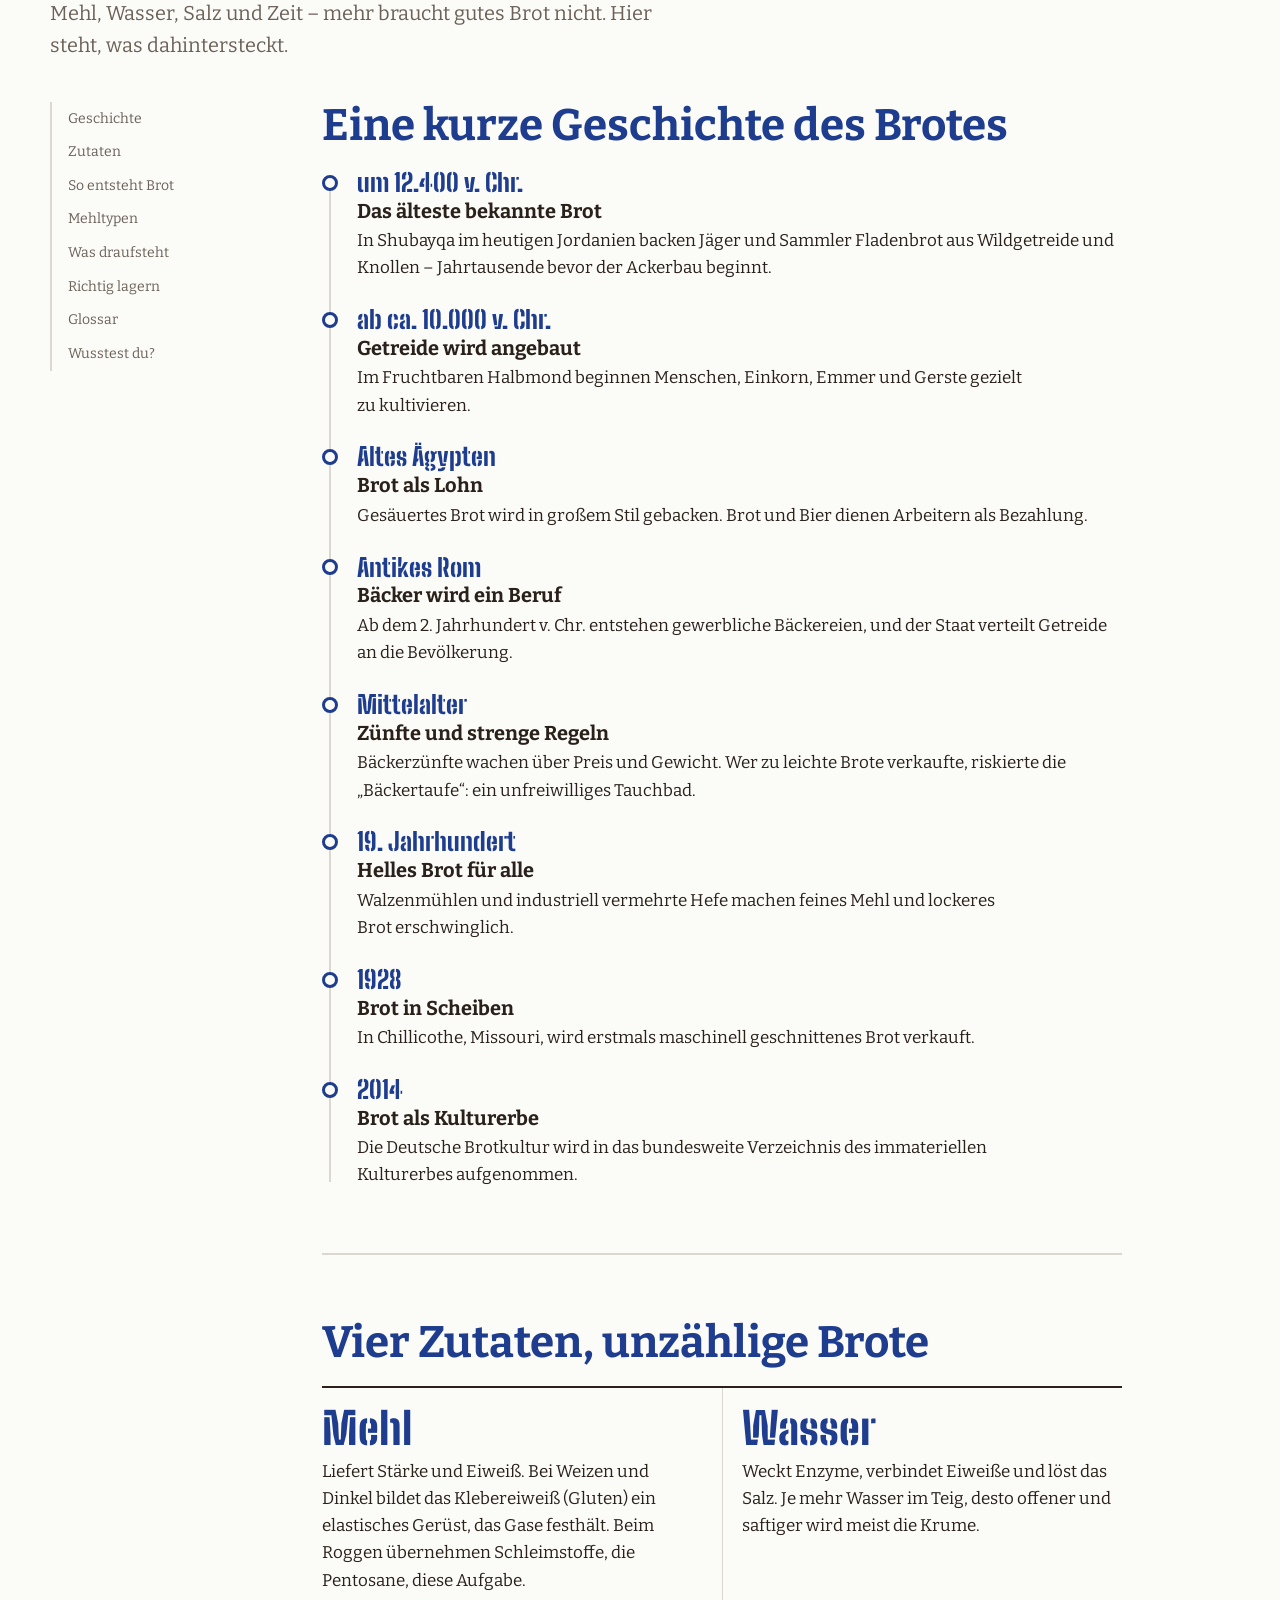
<file: Sides/GoBrot/index.html>
<!doctype html>
<html lang="de">
<head>
  <meta charset="utf-8">
  <meta name="viewport" content="width=device-width, initial-scale=1">
  <title>GoBrot – Brotsorten aus aller Welt, Brotquiz und Brotwissen</title>
  <meta name="description" content="Das Brotlexikon auf GoBrot.site: über 180 Brotsorten aus aller Welt, das Quiz „Welches Brot bin ich?“ und alles Wissenswerte über Brot.">
  <meta name="theme-color" content="#1e3d8f">
  <link rel="canonical" href="https://gobrot.site/">
  <link rel="icon" href="data:image/svg+xml,<svg xmlns='http://www.w3.org/2000/svg' viewBox='0 0 100 100'><text y='.9em' font-size='90'>🍞</text></svg>">
  <link rel="preload" href="fonts/big-shoulders-stencil.woff2" as="font" type="font/woff2" crossorigin>
  <link rel="preload" href="fonts/bitter.woff2" as="font" type="font/woff2" crossorigin>
  <link rel="stylesheet" href="style.css">
  <script src="breads.js" defer></script>
  <script src="app.js" defer></script>
  <script src="quiz.js" defer></script>
</head>
<body>
  <a class="skip-link" href="#lexikon">Zum Brotlexikon springen</a>

  <header class="site-header">
    <div class="wrap site-header__inner">
      <a class="brand" href="#top" aria-label="GoBrot – zum Seitenanfang">
        <svg class="brand__mark" viewBox="0 0 40 40" aria-hidden="true">
          <circle cx="20" cy="20" r="18" fill="none" stroke="currentColor" stroke-width="2.5"/>
          <path d="M9 23c0-6 5-10 11-10s11 4 11 10c0 2-1 3-3 3H12c-2 0-3-1-3-3z" fill="currentColor"/>
          <path d="M15 17l2 5M20 16l1.5 5.5M25 17l1 5" style="stroke:var(--paper)" stroke-width="1.6" stroke-linecap="round"/>
        </svg>
        <span class="brand__word">GoBrot</span>
      </a>
      <nav class="site-nav" aria-label="Hauptnavigation">
        <a href="#lexikon">Lexikon</a>
        <a href="#quiz">Quiz</a>
        <a href="#wissen">Brotwissen</a>
      </nav>
    </div>
  </header>

  <main>
    <!-- Hero: Mehlsack-Etikett -->
    <section class="hero" id="top">
      <div class="wrap">
        <div class="sack-label">
          <div class="sack-label__top">
            <span>GoBrot.site</span>
            <span>Sorte Nr. 001 bis <span data-bread-count>180</span></span>
          </div>

          <h1 class="sack-label__title">Brot aus aller Welt</h1>

          <dl class="sack-label__facts">
            <div><dt>Inhalt</dt><dd><span data-bread-count>180</span> Brotsorten aus sechs Weltregionen</dd></div>
            <div><dt>Dazu</dt><dd>Ein Quiz, das verrät, welches Brot du bist</dd></div>
            <div><dt>Außerdem</dt><dd>Geschichte, Zutaten, Mehltypen und Tipps zum Lagern</dd></div>
            <div><dt>Haltbar</dt><dd>seit über 14.000 Jahren</dd></div>
          </dl>

          <div class="sack-label__actions">
            <a class="btn btn--ink" href="#lexikon">Brotsorten ansehen</a>
            <a class="btn btn--line" href="#quiz">Quiz starten</a>
          </div>

          <div class="stamp" aria-hidden="true">
            <span class="stamp__small">Garantiert</span>
            <span class="stamp__big">ofenfrisch</span>
          </div>
        </div>
      </div>
    </section>

    <!-- Lexikon -->
    <section class="block" id="lexikon" aria-labelledby="lexikon-title">
      <div class="wrap">
        <header class="block__head">
          <h2 id="lexikon-title">Brotlexikon</h2>
          <p>Vom westfälischen Pumpernickel bis zum äthiopischen Injera: Such nach Namen, Ländern oder Zutaten und tippe ein Brot an, um mehr zu erfahren.</p>
        </header>

        <div class="toolbar">
          <label class="search">
            <span class="visually-hidden">Brotsorten durchsuchen</span>
            <svg viewBox="0 0 24 24" aria-hidden="true"><circle cx="10.5" cy="10.5" r="6.5" fill="none" stroke="currentColor" stroke-width="2"/><path d="M15.5 15.5L21 21" stroke="currentColor" stroke-width="2" stroke-linecap="round"/></svg>
            <input type="search" id="search" placeholder="z. B. Roggen, Japan oder Sesam" autocomplete="off" enterkeyhint="search">
          </label>
          <label class="select">
            <span class="visually-hidden">Kategorie wählen</span>
            <select id="filter-kategorie">
              <option value="">Alle Kategorien</option>
            </select>
          </label>
          <button type="button" class="btn btn--line btn--small" id="random-bread">Zufälliges Brot</button>
        </div>

        <div class="chips" id="filter-region" role="group" aria-label="Nach Region filtern"></div>

        <p class="result-count" id="result-count" aria-live="polite"></p>

        <ul class="tag-grid" id="bread-grid"></ul>

        <div class="empty" id="bread-empty" hidden>
          <p>Zu dieser Suche gibt es kein Brot. Versuch es mit einem allgemeineren Begriff wie „Weizen“ oder „Fladen“.</p>
          <button type="button" class="btn btn--line btn--small" id="filter-reset">Filter zurücksetzen</button>
        </div>
      </div>
    </section>

    <!-- Quiz -->
    <section class="block block--kraft" id="quiz" aria-labelledby="quiz-title">
      <div class="wrap">
        <div class="slip" id="quiz-app">
          <div data-view="start" class="slip__view">
            <h2 id="quiz-title">Welches Brot bin ich?</h2>
            <p>Zwölf Fragen zu Urlaub, Frühstück und Freitagabend. Am Ende weißt du, welches der <span data-bread-count>180</span> Brote am besten zu dir passt.</p>
            <button type="button" class="btn btn--ink" data-quiz-start>Quiz starten</button>
          </div>

          <div data-view="play" class="slip__view" hidden>
            <div class="quiz__progress">
              <p class="quiz__counter" id="quiz-counter" aria-live="polite">Frage 1 von 12</p>
              <div class="quiz__track" aria-hidden="true"><div class="quiz__bar" id="quiz-bar"></div></div>
            </div>
            <h3 class="quiz__question" id="quiz-question" tabindex="-1"></h3>
            <ul class="quiz__answers" id="quiz-answers"></ul>
            <button type="button" class="btn btn--text" id="quiz-back">Vorherige Frage</button>
          </div>

          <div data-view="result" class="slip__view quiz__result" hidden>
            <p class="quiz__lead">Du bist</p>
            <h3 class="result-stamp" tabindex="-1"><span id="result-name"></span></h3>
            <p class="result-title" id="result-title"></p>
            <p id="result-text"></p>
            <div class="axes" id="result-axes"></div>
            <div class="quiz__actions">
              <button type="button" class="btn btn--ink" id="quiz-open-bread">Mehr über dein Brot</button>
              <button type="button" class="btn btn--line" id="quiz-share">Ergebnis teilen</button>
              <button type="button" class="btn btn--text" data-quiz-start>Noch einmal spielen</button>
            </div>
            <p class="quiz__note" id="quiz-share-note" aria-live="polite"></p>
          </div>
        </div>
      </div>
    </section>

    <!-- Brotwissen -->
    <section class="block" id="wissen" aria-labelledby="wissen-title">
      <div class="wrap">
        <header class="block__head">
          <h2 id="wissen-title">Brotwissen</h2>
          <p>Mehl, Wasser, Salz und Zeit – mehr braucht gutes Brot nicht. Hier steht, was dahintersteckt.</p>
        </header>

        <div class="knowledge">
          <nav class="knowledge__toc" aria-label="Themen im Brotwissen">
            <ul>
              <li><a href="#geschichte">Geschichte</a></li>
              <li><a href="#zutaten">Zutaten</a></li>
              <li><a href="#backen">So entsteht Brot</a></li>
              <li><a href="#mehltypen">Mehltypen</a></li>
              <li><a href="#leitsaetze">Was draufsteht</a></li>
              <li><a href="#lagern">Richtig lagern</a></li>
              <li><a href="#glossar">Glossar</a></li>
              <li><a href="#fakten">Wusstest du?</a></li>
            </ul>
          </nav>

          <div class="knowledge__body">
            <article class="topic" id="geschichte">
              <h3>Eine kurze Geschichte des Brotes</h3>
              <ol class="timeline">
                <li>
                  <p class="timeline__when">um 12.400 v. Chr.</p>
                  <h4>Das älteste bekannte Brot</h4>
                  <p>In Shubayqa im heutigen Jordanien backen Jäger und Sammler Fladenbrot aus Wildgetreide und Knollen – Jahrtausende bevor der Ackerbau beginnt.</p>
                </li>
                <li>
                  <p class="timeline__when">ab ca. 10.000 v. Chr.</p>
                  <h4>Getreide wird angebaut</h4>
                  <p>Im Fruchtbaren Halbmond beginnen Menschen, Einkorn, Emmer und Gerste gezielt zu kultivieren.</p>
                </li>
                <li>
                  <p class="timeline__when">Altes Ägypten</p>
                  <h4>Brot als Lohn</h4>
                  <p>Gesäuertes Brot wird in großem Stil gebacken. Brot und Bier dienen Arbeitern als Bezahlung.</p>
                </li>
                <li>
                  <p class="timeline__when">Antikes Rom</p>
                  <h4>Bäcker wird ein Beruf</h4>
                  <p>Ab dem 2. Jahrhundert v. Chr. entstehen gewerbliche Bäckereien, und der Staat verteilt Getreide an die Bevölkerung.</p>
                </li>
                <li>
                  <p class="timeline__when">Mittelalter</p>
                  <h4>Zünfte und strenge Regeln</h4>
                  <p>Bäckerzünfte wachen über Preis und Gewicht. Wer zu leichte Brote verkaufte, riskierte die „Bäckertaufe“: ein unfreiwilliges Tauchbad.</p>
                </li>
                <li>
                  <p class="timeline__when">19. Jahrhundert</p>
                  <h4>Helles Brot für alle</h4>
                  <p>Walzenmühlen und industriell vermehrte Hefe machen feines Mehl und lockeres Brot erschwinglich.</p>
                </li>
                <li>
                  <p class="timeline__when">1928</p>
                  <h4>Brot in Scheiben</h4>
                  <p>In Chillicothe, Missouri, wird erstmals maschinell geschnittenes Brot verkauft.</p>
                </li>
                <li>
                  <p class="timeline__when">2014</p>
                  <h4>Brot als Kulturerbe</h4>
                  <p>Die Deutsche Brotkultur wird in das bundesweite Verzeichnis des immateriellen Kulturerbes aufgenommen.</p>
                </li>
              </ol>
            </article>

            <article class="topic" id="zutaten">
              <h3>Vier Zutaten, unzählige Brote</h3>
              <div class="ingredients">
                <section>
                  <h4>Mehl</h4>
                  <p>Liefert Stärke und Eiweiß. Bei Weizen und Dinkel bildet das Klebereiweiß (Gluten) ein elastisches Gerüst, das Gase festhält. Beim Roggen übernehmen Schleimstoffe, die Pentosane, diese Aufgabe.</p>
                </section>
                <section>
                  <h4>Wasser</h4>
                  <p>Weckt Enzyme, verbindet Eiweiße und löst das Salz. Je mehr Wasser im Teig, desto offener und saftiger wird meist die Krume.</p>
                </section>
                <section>
                  <h4>Salz</h4>
                  <p>Sorgt für Geschmack, strafft das Klebergerüst und bremst die Hefe. Üblich sind etwa 2 % bezogen auf die Mehlmenge.</p>
                </section>
                <section>
                  <h4>Triebmittel</h4>
                  <p>Hefe, Sauerteig, Backferment oder Backpulver erzeugen Gase, die den Teig lockern. Sauerteig bringt zusätzlich Säure und Aroma mit.</p>
                </section>
              </div>
            </article>

            <article class="topic" id="backen">
              <h3>So entsteht ein Brot</h3>
              <ol class="steps">
                <li><h4>Sauerteig oder Vorteig ansetzen</h4><p>Stunden bis Tage vorher reift ein Teil des Mehls mit Wasser und Mikroorganismen. Das bringt später Aroma und Triebkraft.</p></li>
                <li><h4>Mischen und kneten</h4><p>Alle Zutaten kommen zusammen. Beim Weizenteig baut langes Kneten das Klebergerüst auf, Roggenteig wird nur kurz gemischt.</p></li>
                <li><h4>Stockgare</h4><p>Der Teig ruht am Stück. Hefen und Bakterien arbeiten, Gase entstehen, Aromen entwickeln sich.</p></li>
                <li><h4>Formen</h4><p>Der Teig wird geteilt und rund oder lang gewirkt, damit die Oberfläche Spannung bekommt.</p></li>
                <li><h4>Stückgare</h4><p>Die geformten Teiglinge gehen ein zweites Mal, oft in einem Gärkörbchen.</p></li>
                <li><h4>Einschneiden und einschießen</h4><p>Einschnitte lenken das Aufgehen im Ofen. Wasserdampf („Schwaden“) hält die Oberfläche anfangs elastisch.</p></li>
                <li><h4>Backen</h4><p>Die Stärke verkleistert, Eiweiße gerinnen, und an der Oberfläche entstehen durch die Maillard-Reaktion Farbe und Röstaromen. Durchgebacken ist das Brot bei etwa 96 bis 98 °C im Kern.</p></li>
                <li><h4>Auskühlen</h4><p>Das Brot gibt Dampf ab und die Krume festigt sich. Wer zu früh anschneidet, bekommt eine klitschige Krume.</p></li>
              </ol>
            </article>

            <article class="topic" id="mehltypen">
              <h3>Mehltypen verstehen</h3>
              <p>Die Typenzahl gibt an, wie viele Milligramm Mineralstoffe in 100 Gramm Mehl-Trockenmasse stecken. Je höher die Zahl, desto mehr Randschichten des Korns sind enthalten: Das Mehl wird dunkler, aromatischer und ballaststoffreicher.</p>
              <div class="table-wrap">
                <table>
                  <thead><tr><th scope="col">Mehl</th><th scope="col">Type</th><th scope="col">Typische Verwendung</th></tr></thead>
                  <tbody>
                    <tr><td>Weizen</td><td>405</td><td>Kuchen, Kekse, Soßen</td></tr>
                    <tr><td>Weizen</td><td>550</td><td>Brötchen, Baguette, helle Brote</td></tr>
                    <tr><td>Weizen</td><td>1050</td><td>Mischbrote, kräftige Weizenbrote</td></tr>
                    <tr><td>Dinkel</td><td>630</td><td>Brötchen, Zöpfe, Feingebäck</td></tr>
                    <tr><td>Dinkel</td><td>1050</td><td>Dinkelmischbrote</td></tr>
                    <tr><td>Roggen</td><td>997</td><td>Helle Roggenmischbrote</td></tr>
                    <tr><td>Roggen</td><td>1150</td><td>Mischbrote, Sauerteigbrote</td></tr>
                    <tr><td>Roggen</td><td>1370</td><td>Kräftige, dunkle Roggenbrote</td></tr>
                    <tr><td>Vollkornmehl</td><td>ohne</td><td>Vollkornbrote – das ganze Korn wird vermahlen</td></tr>
                    <tr><td>Roggenschrot</td><td>ohne</td><td>Pumpernickel, Schwarzbrot</td></tr>
                  </tbody>
                </table>
              </div>
              <p class="note">Österreich und die Schweiz verwenden eigene Bezeichnungen, etwa „W 700“ oder „Ruchmehl“.</p>
            </article>

            <article class="topic" id="leitsaetze">
              <h3>Was draufsteht, muss drinstecken</h3>
              <p>Die Leitsätze für Brot und Kleingebäck im Deutschen Lebensmittelbuch sind kein Gesetz. Sie beschreiben aber, was Kundinnen und Kunden unter einer Bezeichnung erwarten dürfen.</p>
              <div class="table-wrap">
                <table>
                  <thead><tr><th scope="col">Bezeichnung</th><th scope="col">Anforderung</th></tr></thead>
                  <tbody>
                    <tr><td>Weizenbrot</td><td>mindestens 90 % Weizen</td></tr>
                    <tr><td>Weizenmischbrot</td><td>mehr als 50 %, aber weniger als 90 % Weizen</td></tr>
                    <tr><td>Roggenmischbrot</td><td>mehr als 50 %, aber weniger als 90 % Roggen</td></tr>
                    <tr><td>Roggenbrot</td><td>mindestens 90 % Roggen</td></tr>
                    <tr><td>Dinkelbrot</td><td>mindestens 90 % Dinkel</td></tr>
                    <tr><td>Vollkornbrot</td><td>mindestens 90 % Vollkornerzeugnisse</td></tr>
                    <tr><td>Mehrkornbrot</td><td>aus mindestens drei verschiedenen Getreidearten</td></tr>
                    <tr><td>Pumpernickel</td><td>aus Roggenschrot, mindestens 16 Stunden Backzeit</td></tr>
                  </tbody>
                </table>
              </div>
            </article>

            <article class="topic" id="lagern">
              <h3>Brot richtig lagern</h3>
              <div class="storage">
                <section class="storage__col storage__col--do">
                  <h4>So bleibt es frisch</h4>
                  <ul>
                    <li>Im Brottopf aus Ton oder im Brotkasten bei Raumtemperatur aufbewahren.</li>
                    <li>Mit der Schnittfläche nach unten aufs Brett legen.</li>
                    <li>In Scheiben geschnitten portionsweise einfrieren. So hält es rund drei Monate.</li>
                    <li>Altbackenes kurz mit Wasser besprühen und im Ofen aufbacken.</li>
                    <li>Roggenbrote halten sich länger als reine Weizenbrote.</li>
                  </ul>
                </section>
                <section class="storage__col storage__col--dont">
                  <h4>Lieber nicht</h4>
                  <ul>
                    <li>Im Kühlschrank lagern: Knapp über null Grad altert die Stärke besonders schnell.</li>
                    <li>Luftdicht in Plastik verpacken: Die Kruste wird weich, und Schimmel hat leichtes Spiel.</li>
                    <li>Schimmel nur wegschneiden: Das Pilzgeflecht zieht sich unsichtbar durchs Brot. Entsorge lieber das ganze Brot.</li>
                    <li>Trockenes Brot wegwerfen: Daraus werden Knödel, Arme Ritter, Brotsalat oder Paniermehl.</li>
                  </ul>
                </section>
              </div>
            </article>

            <article class="topic" id="glossar">
              <h3>Kleines Brot-Glossar</h3>
              <dl class="glossary">
                <div><dt>Anstellgut</dt><dd>Ein Rest reifer Sauerteig, mit dem der nächste Sauerteig angesetzt wird.</dd></div>
                <div><dt>Autolyse</dt><dd>Mehl und Wasser ruhen vor dem Kneten. Der Teig wird dadurch geschmeidiger.</dd></div>
                <div><dt>Backferment</dt><dd>Triebmittel auf Basis von Honig und Getreide, das milder säuert als Sauerteig.</dd></div>
                <div><dt>Brühstück</dt><dd>Mehl, Schrot oder Saaten, mit kochendem Wasser übergossen. Bindet viel Wasser und hält Brot länger frisch.</dd></div>
                <div><dt>Gare</dt><dd>Die Ruhezeit, in der der Teig durch entstehende Gase aufgeht.</dd></div>
                <div><dt>Krume</dt><dd>Das weiche Innere des Brotes.</dd></div>
                <div><dt>Kruste</dt><dd>Die gebräunte äußere Schicht.</dd></div>
                <div><dt>Ofentrieb</dt><dd>Das schnelle Aufgehen des Teigs in den ersten Backminuten.</dd></div>
                <div><dt>Poolish</dt><dd>Flüssiger Vorteig aus gleichen Teilen Mehl und Wasser mit sehr wenig Hefe.</dd></div>
                <div><dt>Quellstück</dt><dd>Körner oder Saaten, die vorab in kaltem Wasser eingeweicht werden.</dd></div>
                <div><dt>Schwaden</dt><dd>Wasserdampf im Ofen zu Beginn des Backens.</dd></div>
                <div><dt>Tangzhong</dt><dd>Kochstück aus Asien: Mehl wird mit Flüssigkeit zu einer Paste erhitzt – für besonders weiche Brote.</dd></div>
                <div><dt>Teigausbeute</dt><dd>Teigmenge im Verhältnis zum Mehl. TA 170 heißt: 70 Teile Wasser auf 100 Teile Mehl.</dd></div>
              </dl>
            </article>

            <article class="topic" id="fakten">
              <h3>Wusstest du?</h3>
              <ul class="facts">
                <li>„Kumpan“ und „Kompanie“ gehen auf das lateinische „cum pane“ zurück, „mit Brot“. Ein Kumpan ist also jemand, mit dem man sein Brot teilt.</li>
                <li>Das englische Wort „lord“ stammt vom altenglischen „hlāfweard“ ab – dem Brotwächter.</li>
                <li>Im Brotregister des Deutschen Brotinstituts sind mehr als 3.000 Brotspezialitäten verzeichnet.</li>
                <li>Der 16. Oktober ist Welttag des Brotes, der 5. Mai Tag des Deutschen Brotes.</li>
                <li>Hongkongs Ananasbrötchen und Japans Melonpan enthalten meist weder Ananas noch Melone. Nur das Muster erinnert daran.</li>
                <li>Die englische Redewendung „the best thing since sliced bread“ zeigt, wie revolutionär geschnittenes Brot einmal war.</li>
              </ul>
            </article>
          </div>
        </div>
      </div>
    </section>
  </main>

  <footer class="site-footer">
    <div class="wrap site-footer__inner">
      <p class="site-footer__brand">GoBrot.site</p>
      <p>Das Brotlexikon für alle, die wissen wollen, was sie da eigentlich essen.</p>
      <p class="site-footer__small">© <span id="year">2026</span> GoBrot</p>
    </div>
  </footer>

  <!-- Detailansicht -->
  <dialog class="bread-dialog" id="bread-dialog" aria-labelledby="dlg-title">
    <article class="sheet">
      <button type="button" class="sheet__close" id="dlg-close" aria-label="Schließen">
        <svg viewBox="0 0 24 24" aria-hidden="true"><path d="M6 6l12 12M18 6L6 18" stroke="currentColor" stroke-width="2.2" stroke-linecap="round"/></svg>
      </button>
      <p class="sheet__cat" id="dlg-cat"></p>
      <h3 class="sheet__title" id="dlg-title"></h3>
      <p class="sheet__alias" id="dlg-alias"></p>
      <p class="sheet__text" id="dlg-text"></p>
      <dl class="sheet__facts">
        <div><dt>Herkunft</dt><dd id="dlg-land"></dd></div>
        <div><dt>Region</dt><dd id="dlg-region"></dd></div>
        <div><dt>Getreide &amp; Zutaten</dt><dd id="dlg-getreide"></dd></div>
        <div><dt>Triebmittel</dt><dd id="dlg-trieb"></dd></div>
      </dl>
      <aside class="sheet__fact" id="dlg-fakt">
        <h4>Wusstest du?</h4>
        <p id="dlg-fakt-text"></p>
      </aside>
      <nav class="sheet__nav" aria-label="Weitere Brote">
        <button type="button" class="sheet__step" id="dlg-prev"><small>Vorheriges</small><span></span></button>
        <button type="button" class="sheet__step sheet__step--next" id="dlg-next"><small>Nächstes</small><span></span></button>
      </nav>
    </article>
  </dialog>
</body>
</html>
</file>
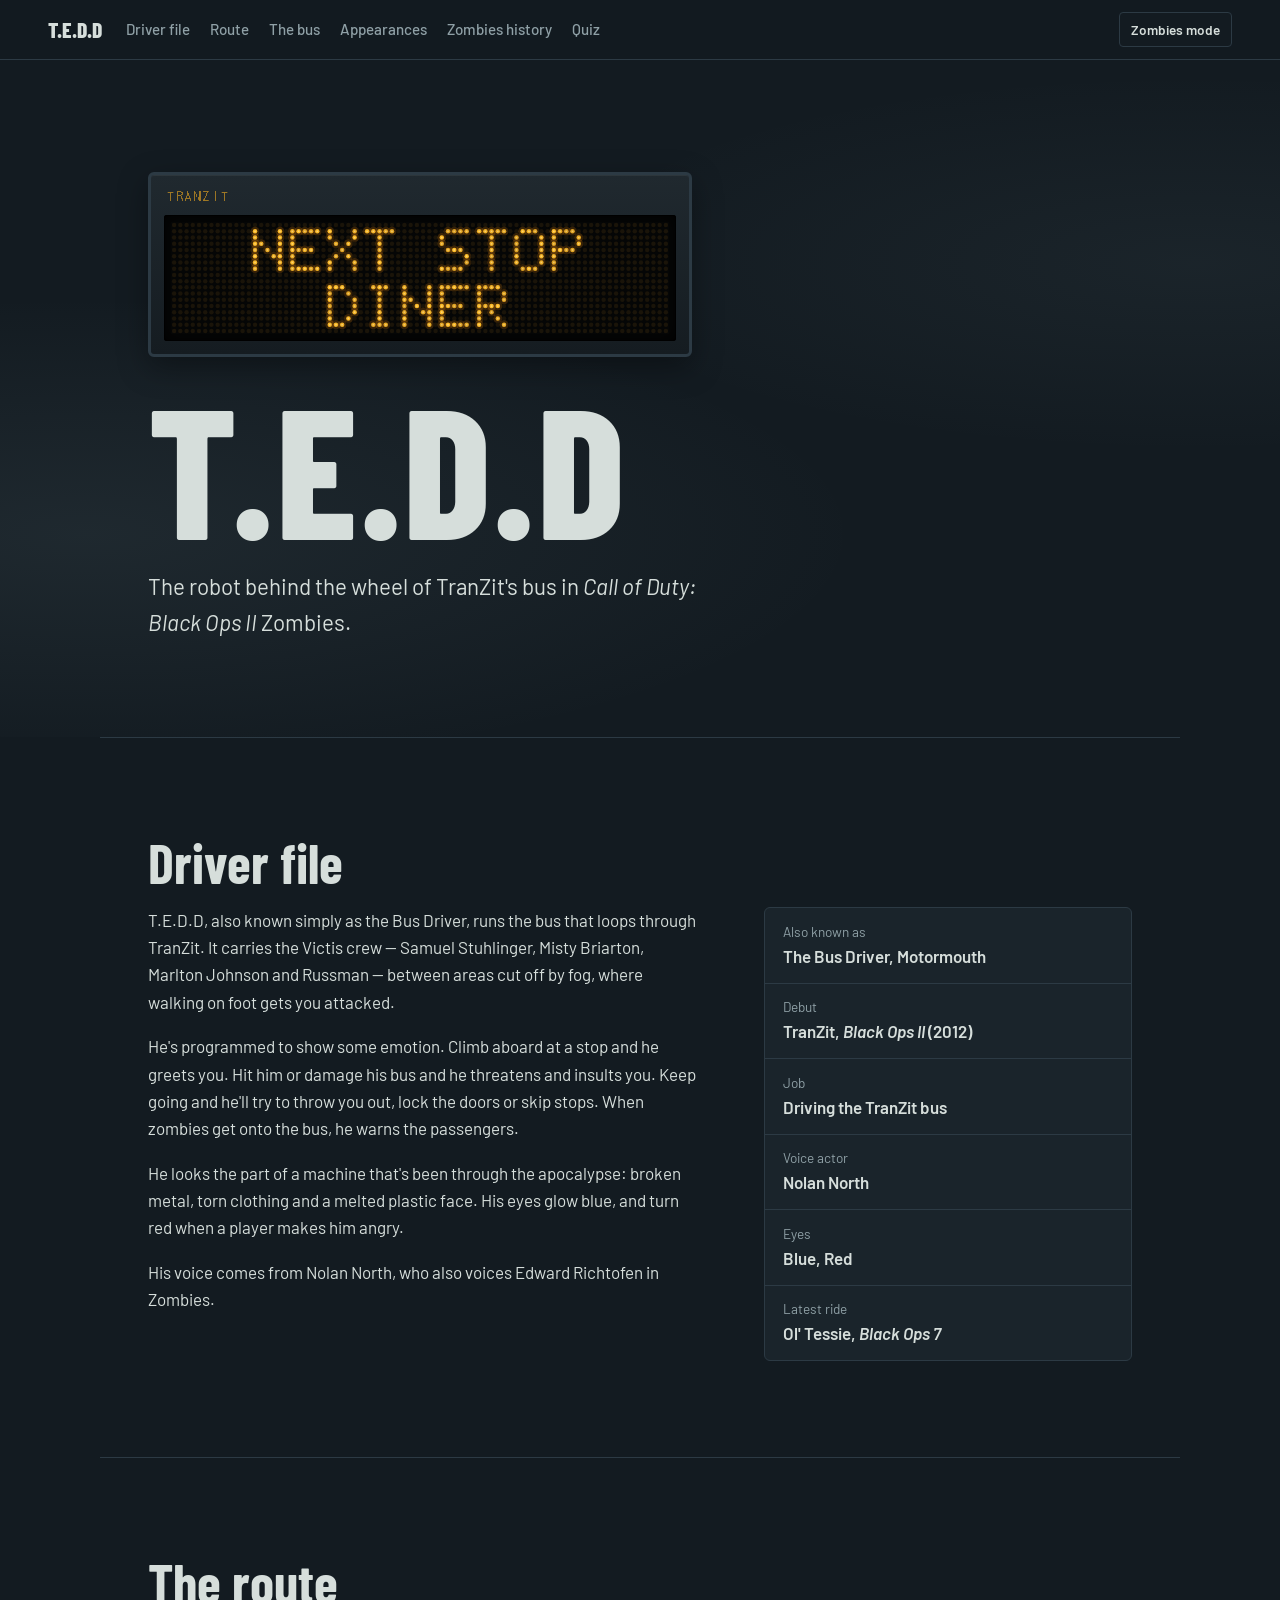
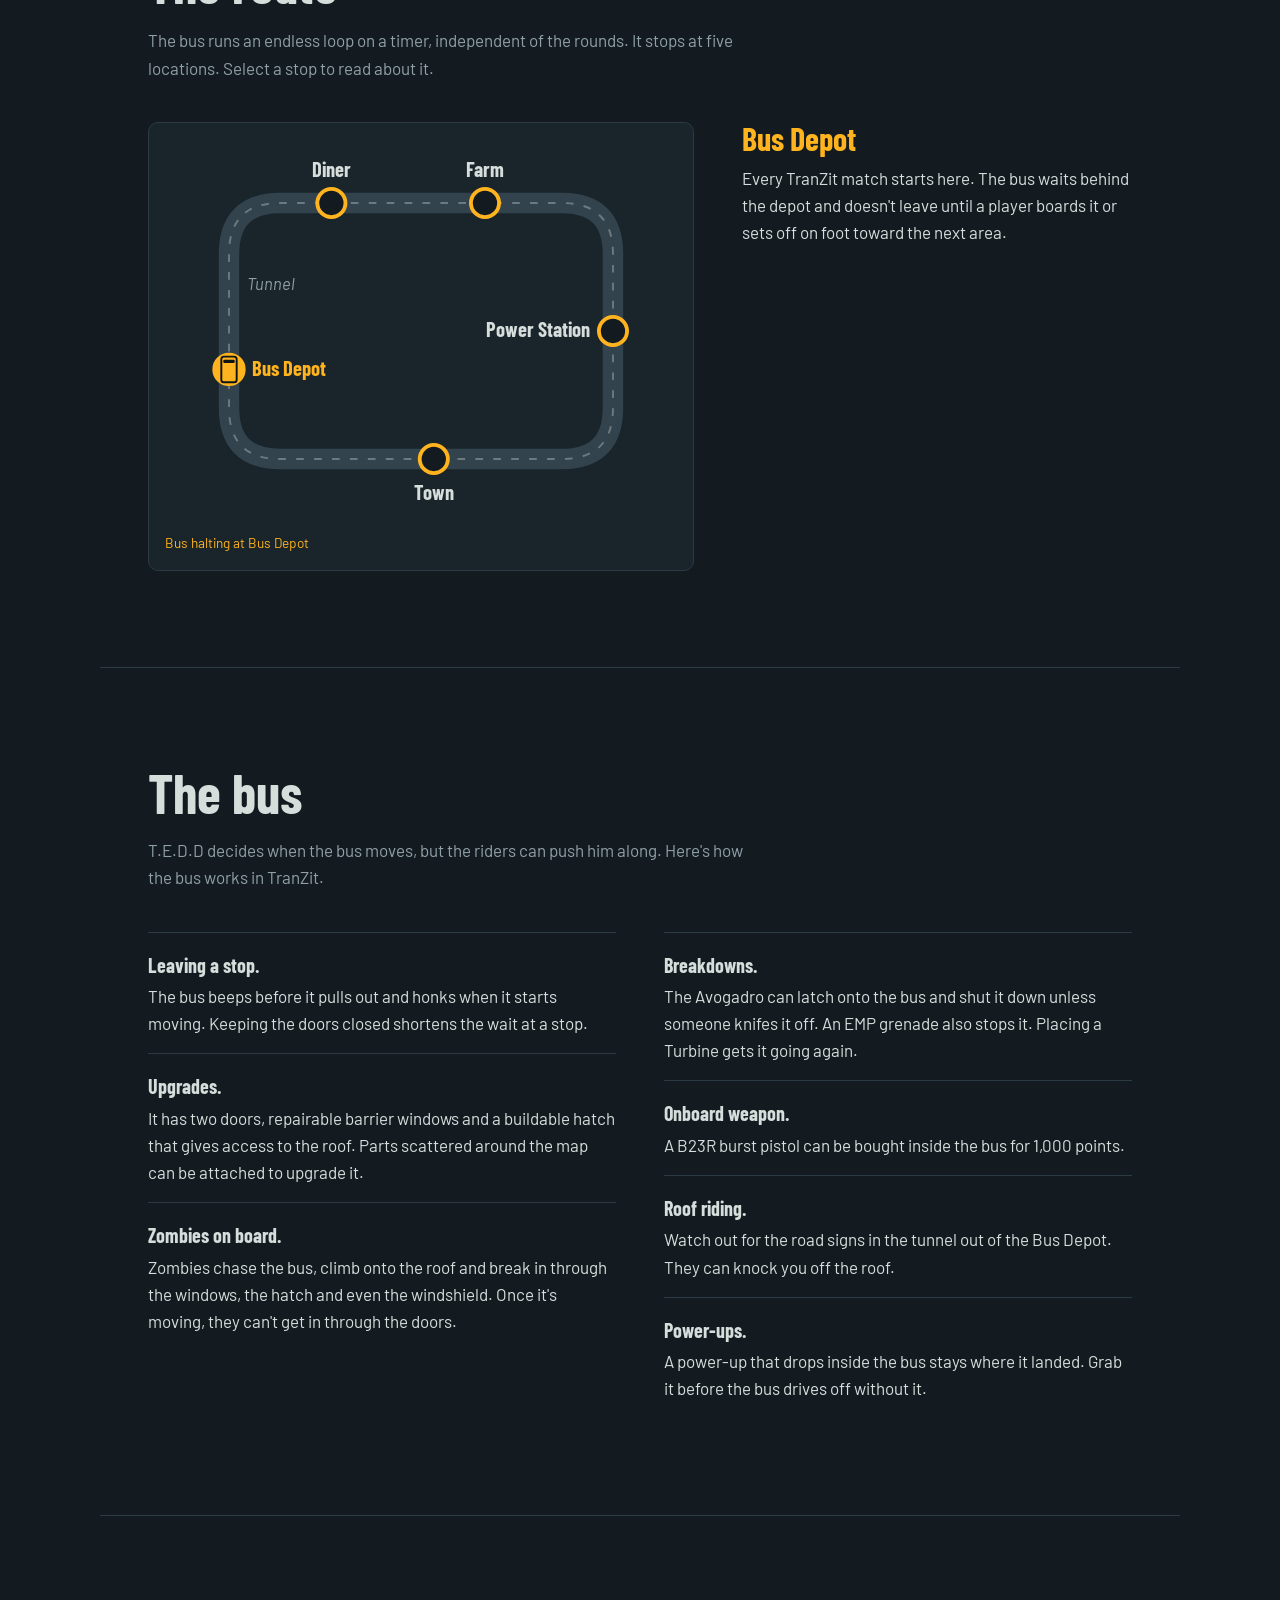
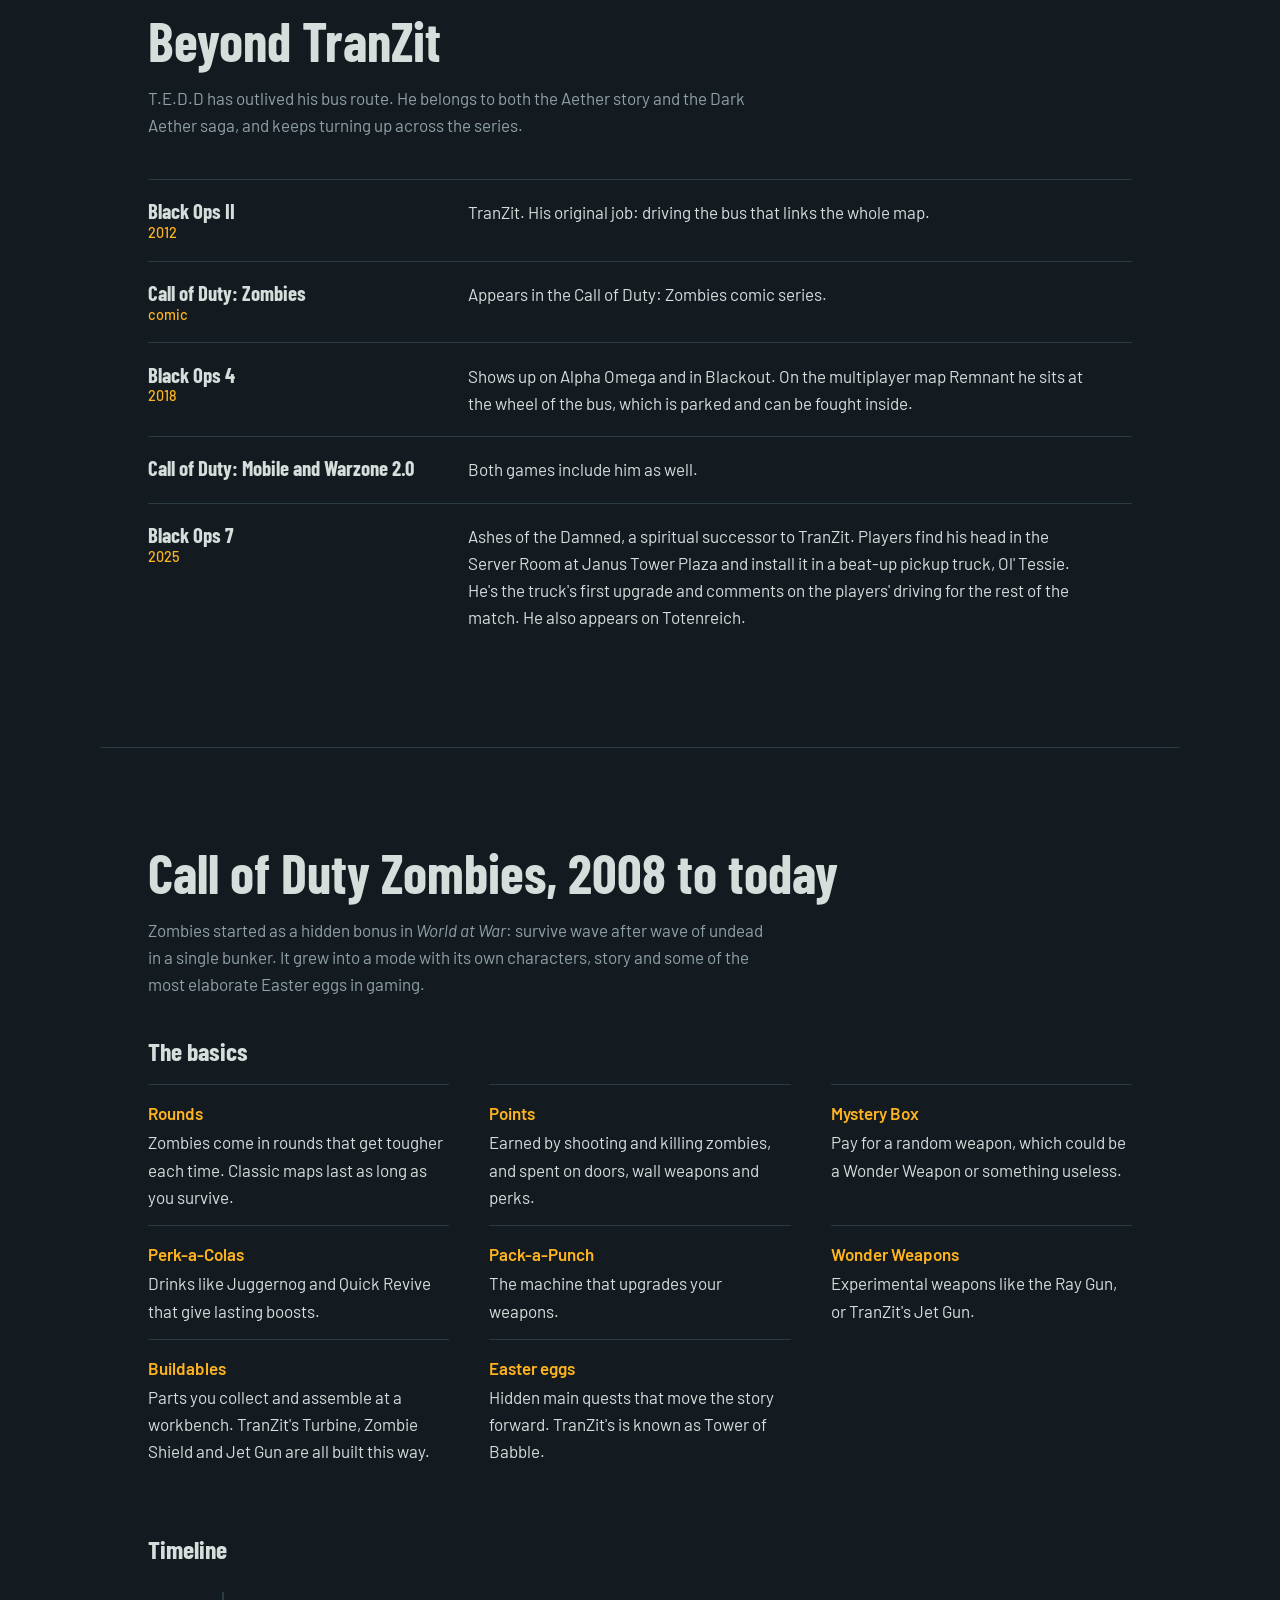
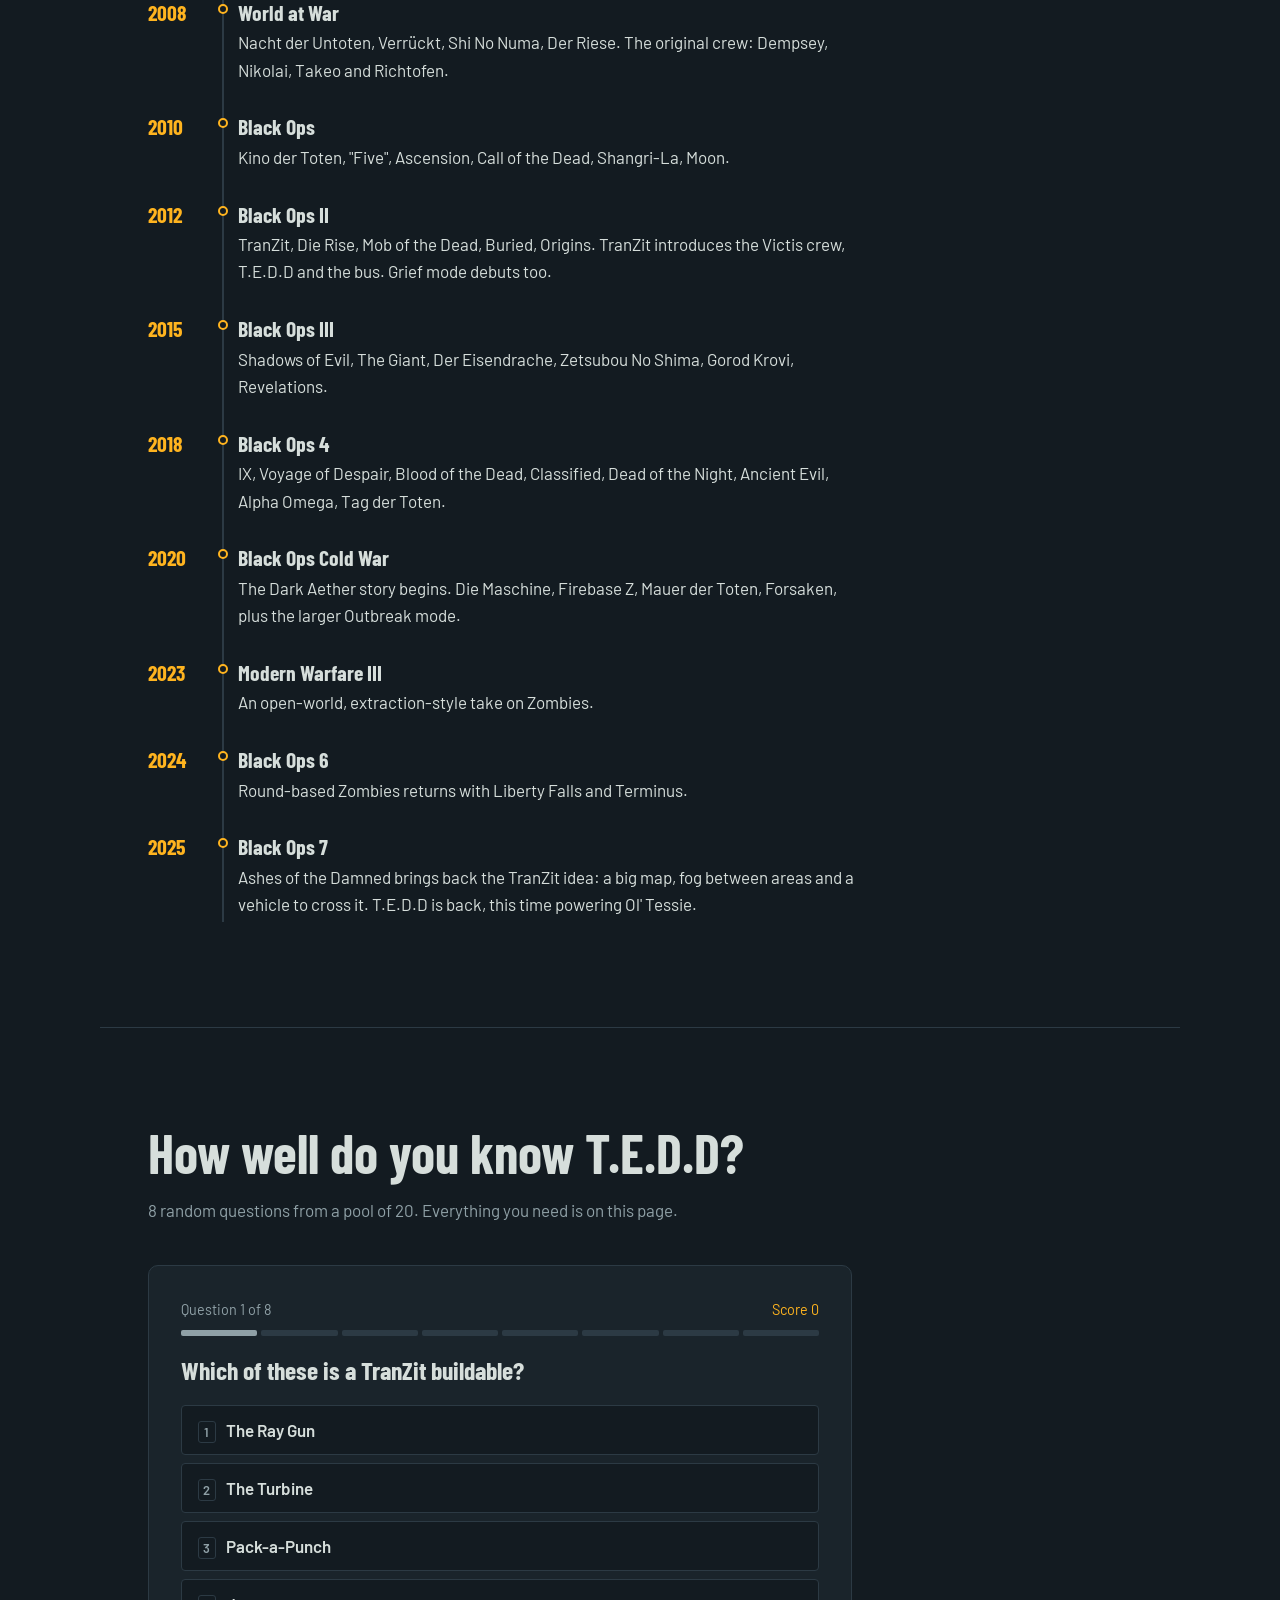
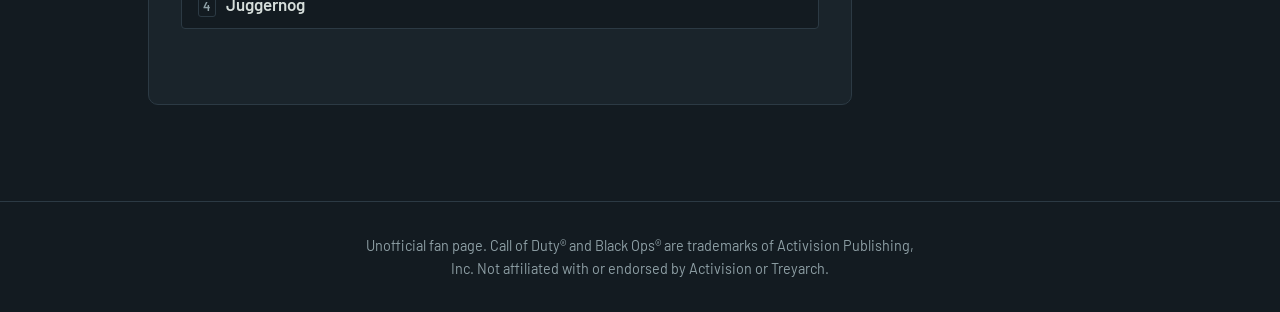
<file: Sides/TheKronorium/T.E.D.D/index.html>
<!DOCTYPE html>
<html lang="en">
<head>
  <meta charset="UTF-8">
  <meta name="viewport" content="width=device-width, initial-scale=1, viewport-fit=cover">
  <meta name="color-scheme" content="dark">
  <title>T.E.D.D — The Bus Driver of TranZit</title>
  <meta name="description" content="Fan page about T.E.D.D, the robotic bus driver from Call of Duty: Black Ops II Zombies, plus a short history of Call of Duty Zombies.">
  <link rel="preconnect" href="https://fonts.googleapis.com">
  <link rel="preconnect" href="https://fonts.gstatic.com" crossorigin>
  <link href="https://fonts.googleapis.com/css2?family=Barlow:wght@400;500;600&family=Barlow+Condensed:wght@600;700;800&family=DotGothic16&family=Black+Ops+One&family=Special+Elite&display=swap" rel="stylesheet">
  <link rel="stylesheet" href="style.css">
  <link rel="stylesheet" href="zombies.css">
  <script>
    // Apply the saved theme before first paint so the page doesn't flash.
    try { if (localStorage.getItem("tedd-theme") === "zombies") document.documentElement.dataset.theme = "zombies"; } catch (e) {}
  </script>
</head>
<body>

<header class="topbar">
  <a class="brand" href="#top">T.E.D.D</a>
  <nav aria-label="Sections">
    <a href="#driver">Driver file</a>
    <a href="#route">Route</a>
    <a href="#bus">The bus</a>
    <a href="#appearances">Appearances</a>
    <a href="#zombies">Zombies history</a>
    <a href="#quiz">Quiz</a>
  </nav>
  <button type="button" class="theme-toggle" id="themeToggle" aria-pressed="false">Zombies mode</button>
</header>

<main id="top">

  <!-- HERO -->
  <section class="hero">
    <div class="sign" aria-hidden="true">
      <span class="sign-line">TRANZIT</span>
      <div class="sign-matrix">
        <canvas id="signMatrix"></canvas>
      </div>
    </div>
    <h1>T.E.D.D</h1>
    <p class="lede">The robot behind the wheel of TranZit's bus in <em>Call of Duty: Black Ops II</em> Zombies.</p>
  </section>

  <!-- DRIVER FILE -->
  <section id="driver" class="section">
    <h2>Driver file</h2>
    <div class="driver-grid">
      <div class="prose">
        <p>T.E.D.D, also known simply as the Bus Driver, runs the bus that loops through TranZit. It carries the Victis crew — Samuel Stuhlinger, Misty Briarton, Marlton Johnson and Russman — between areas cut off by fog, where walking on foot gets you attacked.</p>
        <p>He's programmed to show some emotion. Climb aboard at a stop and he greets you. Hit him or damage his bus and he threatens and insults you. Keep going and he'll try to throw you out, lock the doors or skip stops. When zombies get onto the bus, he warns the passengers.</p>
        <p>He looks the part of a machine that's been through the apocalypse: broken metal, torn clothing and a melted plastic face. His eyes glow blue, and turn red when a player makes him angry.</p>
        <p>His voice comes from Nolan North, who also voices Edward Richtofen in Zombies.</p>
      </div>
      <dl class="spec">
        <div><dt>Also known as</dt><dd>The Bus Driver, Motormouth</dd></div>
        <div><dt>Debut</dt><dd>TranZit, <em>Black Ops II</em> (2012)</dd></div>
        <div><dt>Job</dt><dd>Driving the TranZit bus</dd></div>
        <div><dt>Voice actor</dt><dd>Nolan North</dd></div>
        <div><dt>Eyes</dt><dd>Blue, Red</dd></div>
        <div><dt>Latest ride</dt><dd>Ol' Tessie, <em>Black Ops 7</em></dd></div>
      </dl>
    </div>
  </section>

  <!-- ROUTE -->
  <section id="route" class="section">
    <h2>The route</h2>
    <p class="intro">The bus runs an endless loop on a timer, independent of the rounds. It stops at five locations. Select a stop to read about it.</p>

    <div class="route-grid">
      <div class="route-map">
        <svg viewBox="0 0 400 300" role="group" aria-label="Schematic of the TranZit bus loop">
          <path id="loop" class="road" d="M50,180 L50,90 Q50,50 90,50 L310,50 Q350,50 350,90 L350,210 Q350,250 310,250 L90,250 Q50,250 50,210 Z"/>
          <path class="road-line" d="M50,180 L50,90 Q50,50 90,50 L310,50 Q350,50 350,90 L350,210 Q350,250 310,250 L90,250 Q50,250 50,210 Z"/>

          <text class="road-label" x="64" y="118">Tunnel</text>

          <g class="stop" data-stop="depot" tabindex="0" role="button" aria-label="Bus Depot">
            <circle cx="50" cy="180" r="11"/>
            <text x="68" y="185">Bus Depot</text>
          </g>
          <g class="stop" data-stop="diner" tabindex="0" role="button" aria-label="Diner">
            <circle cx="130" cy="50" r="11"/>
            <text x="130" y="30" text-anchor="middle">Diner</text>
          </g>
          <g class="stop" data-stop="farm" tabindex="0" role="button" aria-label="Farm">
            <circle cx="250" cy="50" r="11"/>
            <text x="250" y="30" text-anchor="middle">Farm</text>
          </g>
          <g class="stop" data-stop="power" tabindex="0" role="button" aria-label="Power Station">
            <circle cx="350" cy="150" r="11"/>
            <text x="332" y="155" text-anchor="end">Power Station</text>
          </g>
          <g class="stop" data-stop="town" tabindex="0" role="button" aria-label="Town">
            <circle cx="210" cy="250" r="11"/>
            <text x="210" y="282" text-anchor="middle">Town</text>
          </g>

          <g id="busMarker" class="bus-marker" aria-hidden="true">
            <rect x="-10" y="-6" width="20" height="12" rx="2"/>
            <rect class="windshield" x="5" y="-4.5" width="2.5" height="9" rx="1"/>
          </g>
        </svg>
        <p class="map-foot" id="busStatus">Bus waiting at Bus Depot</p>
      </div>

      <div class="stop-info" id="stopInfo" aria-live="polite">
        <h3 id="stopName">Bus Depot</h3>
        <p id="stopText"></p>
      </div>
    </div>
  </section>

  <!-- THE BUS -->
  <section id="bus" class="section">
    <h2>The bus</h2>
    <p class="intro">T.E.D.D decides when the bus moves, but the riders can push him along. Here's how the bus works in TranZit.</p>
    <ul class="facts">
      <li><strong>Leaving a stop.</strong> The bus beeps before it pulls out and honks when it starts moving. Keeping the doors closed shortens the wait at a stop.</li>
      <li><strong>Upgrades.</strong> It has two doors, repairable barrier windows and a buildable hatch that gives access to the roof. Parts scattered around the map can be attached to upgrade it.</li>
      <li><strong>Zombies on board.</strong> Zombies chase the bus, climb onto the roof and break in through the windows, the hatch and even the windshield. Once it's moving, they can't get in through the doors.</li>
      <li><strong>Breakdowns.</strong> The Avogadro can latch onto the bus and shut it down unless someone knifes it off. An EMP grenade also stops it. Placing a Turbine gets it going again.</li>
      <li><strong>Onboard weapon.</strong> A B23R burst pistol can be bought inside the bus for 1,000 points.</li>
      <li><strong>Roof riding.</strong> Watch out for the road signs in the tunnel out of the Bus Depot. They can knock you off the roof.</li>
      <li><strong>Power-ups.</strong> A power-up that drops inside the bus stays where it landed. Grab it before the bus drives off without it.</li>
    </ul>
  </section>

  <!-- APPEARANCES -->
  <section id="appearances" class="section">
    <h2>Beyond TranZit</h2>
    <p class="intro">T.E.D.D has outlived his bus route. He belongs to both the Aether story and the Dark Aether saga, and keeps turning up across the series.</p>
    <ul class="appearances">
      <li>
        <span class="game">Black Ops II <span class="year">2012</span></span>
        <span>TranZit. His original job: driving the bus that links the whole map.</span>
      </li>
      <li>
        <span class="game">Call of Duty: Zombies <span class="year">comic</span></span>
        <span>Appears in the Call of Duty: Zombies comic series.</span>
      </li>
      <li>
        <span class="game">Black Ops 4 <span class="year">2018</span></span>
        <span>Shows up on Alpha Omega and in Blackout. On the multiplayer map Remnant he sits at the wheel of the bus, which is parked and can be fought inside.</span>
      </li>
      <li>
        <span class="game">Call of Duty: Mobile and Warzone 2.0</span>
        <span>Both games include him as well.</span>
      </li>
      <li>
        <span class="game">Black Ops 7 <span class="year">2025</span></span>
        <span>Ashes of the Damned, a spiritual successor to TranZit. Players find his head in the Server Room at Janus Tower Plaza and install it in a beat-up pickup truck, Ol' Tessie. He's the truck's first upgrade and comments on the players' driving for the rest of the match. He also appears on Totenreich.</span>
      </li>
    </ul>
  </section>

  <!-- ZOMBIES HISTORY -->
  <section id="zombies" class="section">
    <h2>Call of Duty Zombies, 2008 to today</h2>
    <p class="intro">Zombies started as a hidden bonus in <em>World at War</em>: survive wave after wave of undead in a single bunker. It grew into a mode with its own characters, story and some of the most elaborate Easter eggs in gaming.</p>

    <h3 class="sub">The basics</h3>
    <dl class="glossary">
      <div><dt>Rounds</dt><dd>Zombies come in rounds that get tougher each time. Classic maps last as long as you survive.</dd></div>
      <div><dt>Points</dt><dd>Earned by shooting and killing zombies, and spent on doors, wall weapons and perks.</dd></div>
      <div><dt>Mystery Box</dt><dd>Pay for a random weapon, which could be a Wonder Weapon or something useless.</dd></div>
      <div><dt>Perk-a-Colas</dt><dd>Drinks like Juggernog and Quick Revive that give lasting boosts.</dd></div>
      <div><dt>Pack-a-Punch</dt><dd>The machine that upgrades your weapons.</dd></div>
      <div><dt>Wonder Weapons</dt><dd>Experimental weapons like the Ray Gun, or TranZit's Jet Gun.</dd></div>
      <div><dt>Buildables</dt><dd>Parts you collect and assemble at a workbench. TranZit's Turbine, Zombie Shield and Jet Gun are all built this way.</dd></div>
      <div><dt>Easter eggs</dt><dd>Hidden main quests that move the story forward. TranZit's is known as Tower of Babble.</dd></div>
    </dl>

    <h3 class="sub">Timeline</h3>
    <ol class="timeline">
      <li>
        <span class="t-year">2008</span>
        <div><p class="t-game">World at War</p><p>Nacht der Untoten, Verrückt, Shi No Numa, Der Riese. The original crew: Dempsey, Nikolai, Takeo and Richtofen.</p></div>
      </li>
      <li>
        <span class="t-year">2010</span>
        <div><p class="t-game">Black Ops</p><p>Kino der Toten, "Five", Ascension, Call of the Dead, Shangri-La, Moon.</p></div>
      </li>
      <li>
        <span class="t-year">2012</span>
        <div><p class="t-game">Black Ops II</p><p>TranZit, Die Rise, Mob of the Dead, Buried, Origins. TranZit introduces the Victis crew, T.E.D.D and the bus. Grief mode debuts too.</p></div>
      </li>
      <li>
        <span class="t-year">2015</span>
        <div><p class="t-game">Black Ops III</p><p>Shadows of Evil, The Giant, Der Eisendrache, Zetsubou No Shima, Gorod Krovi, Revelations.</p></div>
      </li>
      <li>
        <span class="t-year">2018</span>
        <div><p class="t-game">Black Ops 4</p><p>IX, Voyage of Despair, Blood of the Dead, Classified, Dead of the Night, Ancient Evil, Alpha Omega, Tag der Toten.</p></div>
      </li>
      <li>
        <span class="t-year">2020</span>
        <div><p class="t-game">Black Ops Cold War</p><p>The Dark Aether story begins. Die Maschine, Firebase Z, Mauer der Toten, Forsaken, plus the larger Outbreak mode.</p></div>
      </li>
      <li>
        <span class="t-year">2023</span>
        <div><p class="t-game">Modern Warfare III</p><p>An open-world, extraction-style take on Zombies.</p></div>
      </li>
      <li>
        <span class="t-year">2024</span>
        <div><p class="t-game">Black Ops 6</p><p>Round-based Zombies returns with Liberty Falls and Terminus.</p></div>
      </li>
      <li>
        <span class="t-year">2025</span>
        <div><p class="t-game">Black Ops 7</p><p>Ashes of the Damned brings back the TranZit idea: a big map, fog between areas and a vehicle to cross it. T.E.D.D is back, this time powering Ol' Tessie.</p></div>
      </li>
    </ol>
  </section>

  <!-- QUIZ -->
  <section id="quiz" class="section">
    <h2>How well do you know T.E.D.D?</h2>
    <p class="intro" id="qIntro">Everything you need is on this page.</p>
    <div class="quiz" id="quizBox">
      <div class="q-head">
        <p class="q-count" id="qCount"></p>
        <p class="q-score" id="qScore"></p>
      </div>
      <ol class="q-progress" id="qProgress" aria-hidden="true"></ol>
      <p class="q-text" id="qText"></p>
      <div class="q-options" id="qOptions"></div>
      <p class="q-feedback" id="qFeedback" aria-live="polite"></p>
      <div class="q-review" id="qReview" hidden></div>
      <button type="button" id="qNext" class="q-next" hidden>Next question</button>
    </div>
  </section>

</main>

<footer class="footer">
  <p>Unofficial fan page. Call of Duty® and Black Ops® are trademarks of Activision Publishing, Inc. Not affiliated with or endorsed by Activision or Treyarch.</p>
</footer>

<script src="script.js"></script>
</body>
</html>
</file>
<file: style.css>
/*V.1.1 Modern Dark*/

:root {
    --bg:            #16181c;
    --bg-card:       #1c1f24;
    --bg-card-hover: #20242a;
    --title:         #eef0f2;
    --text:          #d6d9dd;
    --text-dim:      #888d94;
    --focus:         #5d6e7a;
    --border:        rgba(255, 255, 255, 0.07);
    --border-bright: rgba(255, 255, 255, 0.16);
    --font-sans:     'IBM Plex Sans', sans-serif;
    --font-mono:     'IBM Plex Mono', monospace;
}

* {
    margin: 0;
    padding: 0;
    box-sizing: border-box;
}

html {
    scroll-behavior: smooth;
}

body {
    background: var(--bg);
    color: var(--text);
    font-family: var(--font-sans);
    overflow-x: hidden;
}

/* ── Hintergrund ── */

#starfield {
    position: fixed;
    inset: 0;
    width: 100%;
    height: 100%;
    z-index: 0;
    pointer-events: none;
    opacity: 0.5;
}

.bg-glow {
    position: fixed;
    inset: 0;
    z-index: 1;
    pointer-events: none;
    background:
        radial-gradient(ellipse 60% 50% at 20% 20%, rgba(143, 163, 179, 0.05) 0%, transparent 70%),
        radial-gradient(ellipse 50% 50% at 80% 80%, rgba(143, 163, 179, 0.04) 0%, transparent 70%);
}

.vignette {
    position: fixed;
    inset: 0;
    z-index: 9;
    pointer-events: none;
    background: radial-gradient(ellipse at center, transparent 55%, rgba(0, 0, 0, 0.35) 100%);
}

/* ── Hero ── */

.hero {
    height: 100vh;
    display: flex;
    align-items: center;
    justify-content: center;
    position: relative;
    z-index: 2;
}

.hero-content {
    text-align: center;
    padding: 2rem;
}

.title {
    font-size: 4.2rem;
    font-weight: 700;
    color: var(--title);
    letter-spacing: -0.01em;
    margin-bottom: 1rem;
    opacity: 0;
    animation: fadeIn 0.7s ease 0.1s forwards;
}

.title-line {
    width: 56px;
    height: 1px;
    margin: 0 auto 2.5rem;
    background: var(--border-bright);
    opacity: 0;
    animation: fadeIn 0.7s ease 0.4s forwards;
}

.scroll-btn {
    display: inline-flex;
    align-items: center;
    padding: 0.75rem 1.6rem;
    border: 1px solid var(--border);
    border-radius: 6px;
    color: var(--text-dim);
    font-family: var(--font-mono);
    font-size: 0.78rem;
    letter-spacing: 0.12em;
    text-decoration: none;
    transition: border-color 0.2s ease, color 0.2s ease, background 0.2s ease;
    opacity: 0;
    animation: fadeIn 0.7s ease 0.55s forwards;
}

.scroll-btn:hover,
.scroll-btn:focus-visible {
    background: rgba(255, 255, 255, 0.03);
    border-color: var(--border-bright);
    color: var(--text);
    outline: none;
}

/* ── Unterseiten-Links ── */

.sites {
    min-height: 100vh;
    padding: 100px 20px 80px;
    position: relative;
    z-index: 2;
}

.section-title {
    text-align: center;
    font-size: 1.9rem;
    font-weight: 600;
    margin-bottom: 56px;
    letter-spacing: -0.005em;
}

.sites-grid {
    max-width: 1200px;
    margin: 0 auto;
    display: grid;
    grid-template-columns: repeat(auto-fit, minmax(320px, 1fr));
    gap: 20px;
    padding: 20px;
}

.site-card {
    display: block;
    background: var(--bg-card);
    border: 1px solid var(--border);
    border-radius: 10px;
    padding: 26px 26px 22px;
    color: inherit;
    text-decoration: none;
    transition: border-color 0.2s ease, transform 0.2s ease, background 0.2s ease;
    opacity: 0;
    transform: translateY(10px);
    animation: fadeInUp 0.5s ease forwards;
}

.site-card:nth-child(1) { animation-delay: 0.04s; }
.site-card:nth-child(2) { animation-delay: 0.08s; }
.site-card:nth-child(3) { animation-delay: 0.12s; }
.site-card:nth-child(4) { animation-delay: 0.16s; }
.site-card:nth-child(5) { animation-delay: 0.20s; }
.site-card:nth-child(6) { animation-delay: 0.24s; }

.site-card:hover {
    border-color: var(--border-bright);
    background: var(--bg-card-hover);
    transform: translateY(-2px);
}

.site-card:focus-visible {
    outline: 2px solid var(--focus);
    outline-offset: 2px;
}

.site-card h3 {
    font-size: 1.1rem;
    font-weight: 600;
    margin-bottom: 8px;
    letter-spacing: -0.005em;
}

.site-card p {
    color: var(--text-dim);
    line-height: 1.6;
    margin-bottom: 18px;
    font-size: 0.88rem;
}

.site-open {
    display: inline-block;
    border: 1px solid var(--border);
    padding: 6px 13px;
    border-radius: 5px;
    font-family: var(--font-mono);
    font-size: 0.76rem;
    letter-spacing: 0.04em;
    color: var(--text-dim);
    transition: border-color 0.2s ease, color 0.2s ease;
}

.site-card:hover .site-open {
    border-color: var(--border-bright);
    color: var(--text);
}

/* ── Footer ── */

.footer {
    padding: 40px 20px;
    text-align: center;
    position: relative;
    z-index: 2;
}

.footer-line {
    width: 240px;
    height: 1px;
    margin: 0 auto 28px;
    background: var(--border);
}

.footer-link {
    display: inline-block;
    margin-bottom: 10px;
    color: var(--text-dim);
    font-size: 0.8rem;
    text-decoration: none;
}

.footer-link:hover {
    color: var(--text);
}

.copyright {
    color: var(--text-dim);
    font-size: 0.8rem;
    letter-spacing: 0.05em;
    margin-bottom: 6px;
}

.rights {
    color: var(--text-dim);
    font-size: 0.72rem;
    letter-spacing: 0.05em;
    opacity: 0.55;
}

/* ── Animationen ── */

@keyframes fadeIn {
    to { opacity: 1; }
}

@keyframes fadeInUp {
    to { opacity: 1; transform: translateY(0); }
}

/* ── Responsive ── */

@media (max-width: 768px) {
    .title         { font-size: 2.4rem; }
    .section-title { font-size: 1.5rem; }
    .sites-grid    { grid-template-columns: 1fr; }
}

@media (prefers-reduced-motion: reduce) {
    html { scroll-behavior: auto; }

    *, *::before, *::after {
        animation-duration: 0.01ms !important;
        animation-iteration-count: 1 !important;
        transition-duration: 0.01ms !important;
    }
}
</file>
<file: Sides/Emulator/styles.css>
/* GOBrot — Emulator — Modern Arcade Theme (matches Games hub) */

:root {
    --bg:            #0a0b10;
    --bg-card:       #12141c;
    --bg-card2:      #171a24;
    --text:          #e7e9ef;
    --text-dim:      #8a90a3;
    --border:        rgba(255, 255, 255, 0.08);
    --border-bright: rgba(255, 255, 255, 0.20);

    --cyan:    #3fd8ff;
    --magenta: #ff4fc3;
    --violet:  #9b7bff;
    --amber:   #ffb84f;

    --font-display: 'Space Grotesk', sans-serif;
    --font-mono:    'JetBrains Mono', monospace;
}

* {
    margin: 0;
    padding: 0;
    box-sizing: border-box;
}

html, body {
    background: var(--bg);
    color: var(--text);
    font-family: var(--font-display);
    overflow-x: hidden;
    min-height: 100%;
}

body {
    position: relative;
}

/* ── Background layers ── */

#starsCanvas {
    position: fixed;
    inset: 0;
    z-index: 0;
    pointer-events: none;
    opacity: 0.55;
}

.grid-overlay {
    position: fixed;
    inset: 0;
    z-index: 1;
    pointer-events: none;
    background-image:
        linear-gradient(rgba(159, 168, 218, 0.045) 1px, transparent 1px),
        linear-gradient(90deg, rgba(159, 168, 218, 0.045) 1px, transparent 1px);
    background-size: 48px 48px;
    mask-image: radial-gradient(ellipse 70% 60% at 50% 0%, black 0%, transparent 75%);
    -webkit-mask-image: radial-gradient(ellipse 70% 60% at 50% 0%, black 0%, transparent 75%);
}

.vignette {
    position: fixed;
    inset: 0;
    z-index: 2;
    pointer-events: none;
    background: radial-gradient(ellipse at center, transparent 55%, rgba(0,0,0,0.45) 100%);
}

/* ── Back nav ── */

.back-nav {
    position: fixed;
    top: 24px;
    left: 24px;
    z-index: 100;
}

.back-btn {
    display: inline-flex;
    align-items: center;
    gap: 0.5rem;
    padding: 9px 18px;
    background: rgba(18, 20, 28, 0.6);
    backdrop-filter: blur(6px);
    border: 1px solid var(--border);
    border-radius: 8px;
    color: var(--text-dim);
    text-decoration: none;
    font-family: var(--font-mono);
    font-size: 0.78rem;
    letter-spacing: 0.06em;
    transition: border-color 0.2s ease, color 0.2s ease, background 0.2s ease;
}

.back-btn:hover {
    border-color: var(--border-bright);
    color: var(--text);
    background: rgba(18, 20, 28, 0.9);
}

/* ── Header ── */

.emu-header {
    min-height: 46vh;
    display: flex;
    align-items: center;
    justify-content: center;
    padding: 120px 20px 40px;
    position: relative;
    z-index: 3;
}

.header-content {
    text-align: center;
    max-width: 640px;
}

.eyebrow {
    font-family: var(--font-mono);
    font-size: 0.75rem;
    letter-spacing: 0.35em;
    color: var(--text-dim);
    margin-bottom: 1.4rem;
    opacity: 0;
    animation: fadeIn 0.6s ease 0.05s forwards;
}

.emu-title {
    font-family: var(--font-display);
    font-weight: 700;
    font-size: 4.4rem;
    letter-spacing: -0.02em;
    line-height: 1;
    background: linear-gradient(135deg, #ffffff 0%, var(--violet) 55%, var(--magenta) 100%);
    -webkit-background-clip: text;
    background-clip: text;
    color: transparent;
    margin-bottom: 1.2rem;
    opacity: 0;
    animation: fadeIn 0.7s ease 0.15s forwards;
}

.header-divider {
    width: 56px;
    height: 2px;
    margin: 0 auto 1.6rem;
    background: linear-gradient(90deg, var(--violet), var(--magenta));
    border-radius: 2px;
    opacity: 0;
    animation: fadeIn 0.7s ease 0.3s forwards;
}

.emu-tagline {
    font-size: 1rem;
    color: var(--text-dim);
    line-height: 1.7;
    opacity: 0;
    animation: fadeIn 0.7s ease 0.4s forwards;
}

@keyframes fadeIn { to { opacity: 1; } }
@keyframes fadeInUp { to { opacity: 1; transform: translateY(0); } }

/* ── Setup ── */

.emu-section {
    padding: 20px 20px 100px;
    position: relative;
    z-index: 3;
}

.section-title {
    text-align: center;
    font-size: 1.4rem;
    font-weight: 600;
    color: var(--text);
    margin-bottom: 40px;
    letter-spacing: -0.005em;
}

.setup-panel {
    max-width: 560px;
    margin: 0 auto;
}

.setup-card {
    background: var(--bg-card);
    border: 1px solid var(--border);
    border-radius: 14px;
    padding: 32px;
    opacity: 0;
    transform: translateY(10px);
    animation: fadeInUp 0.5s ease 0.1s forwards;
}

.field {
    margin-bottom: 22px;
}

.field label {
    display: block;
    font-family: var(--font-mono);
    font-size: 0.72rem;
    letter-spacing: 0.08em;
    text-transform: uppercase;
    color: var(--text-dim);
    margin-bottom: 10px;
}

#systemSelect {
    width: 100%;
    padding: 12px 14px;
    background: var(--bg-card2);
    border: 1px solid var(--border);
    border-radius: 8px;
    color: var(--text);
    font-family: var(--font-display);
    font-size: 0.92rem;
    cursor: pointer;
    transition: border-color 0.2s ease;
}

#systemSelect:hover,
#systemSelect:focus-visible {
    border-color: var(--border-bright);
    outline: none;
}

.file-drop {
    display: flex;
    align-items: center;
    justify-content: center;
    text-align: center;
    padding: 26px 16px;
    background: var(--bg-card2);
    border: 1.5px dashed var(--border-bright);
    border-radius: 8px;
    color: var(--text-dim);
    font-size: 0.85rem;
    cursor: pointer;
    transition: border-color 0.2s ease, color 0.2s ease, background 0.2s ease;
}

.file-drop:hover,
.file-drop.dragover {
    border-color: var(--violet);
    color: var(--text);
    background: rgba(155, 123, 255, 0.06);
}

.file-drop input[type="file"] {
    display: none;
}

.start-btn {
    margin-top: 6px;
}

.start-btn:disabled {
    opacity: 0.45;
    cursor: not-allowed;
}

.legal-note {
    margin-top: 18px;
    font-size: 0.72rem;
    line-height: 1.6;
    color: var(--text-dim);
    opacity: 0.7;
}

/* ── Play button (shared style) ── */

.play-btn {
    display: inline-flex;
    align-items: center;
    justify-content: center;
    gap: 8px;
    width: 100%;
    padding: 13px;
    background: var(--bg-card2);
    border: 1px solid var(--border);
    border-radius: 8px;
    color: var(--text);
    font-family: var(--font-display);
    font-weight: 600;
    font-size: 0.9rem;
    letter-spacing: 0.02em;
    cursor: pointer;
    transition: border-color 0.2s ease, background 0.2s ease, color 0.2s ease;
}

.play-btn:hover:not(:disabled) {
    border-color: var(--violet);
    color: var(--violet);
}

.play-icon {
    font-size: 0.7rem;
    transition: transform 0.2s ease;
}

.play-btn:hover:not(:disabled) .play-icon { transform: translateX(2px); }

/* ── Emulator panel ── */

.emu-panel {
    max-width: 960px;
    margin: 0 auto;
    background: var(--bg-card);
    border: 1px solid var(--border);
    border-radius: 14px;
    overflow: hidden;
}

.emu-bar {
    display: flex;
    align-items: center;
    justify-content: space-between;
    padding: 12px 18px;
    background: #0d0f16;
    border-bottom: 1px solid var(--border);
}

.emu-bar-title {
    font-family: var(--font-mono);
    font-size: 0.85rem;
    letter-spacing: 0.08em;
    color: var(--text);
}

.emu-bar-actions {
    display: flex;
    gap: 8px;
}

.modal-icon-btn {
    width: 34px;
    height: 34px;
    display: flex;
    align-items: center;
    justify-content: center;
    background: transparent;
    border: 1px solid var(--border);
    border-radius: 7px;
    color: var(--text-dim);
    cursor: pointer;
    font-size: 0.95rem;
    transition: border-color 0.2s ease, color 0.2s ease, background 0.2s ease;
}

.modal-icon-btn:hover {
    border-color: var(--border-bright);
    color: var(--text);
    background: rgba(255,255,255,0.04);
}

.emu-frame-wrap {
    width: 100%;
    aspect-ratio: 4 / 3;
    background: #05060a;
    position: relative;
}

/* ── Footer ── */

.footer {
    padding: 40px 20px;
    text-align: center;
    position: relative;
    z-index: 3;
}

.footer-line {
    width: 240px;
    height: 1px;
    margin: 0 auto 28px;
    background: var(--border);
}

.footer-links {
    margin-bottom: 14px;
}

.footer-links a {
    color: var(--text-dim);
    text-decoration: none;
    font-size: 0.8rem;
    letter-spacing: 0.04em;
    transition: color 0.2s ease;
}

.footer-links a:hover { color: var(--text); }

.copyright {
    color: var(--text-dim);
    font-size: 0.8rem;
    letter-spacing: 0.05em;
    margin-bottom: 6px;
}

.rights {
    color: var(--text-dim);
    font-size: 0.72rem;
    letter-spacing: 0.05em;
    opacity: 0.55;
    margin-bottom: 10px;
}

.credit-note {
    color: var(--text-dim);
    font-size: 0.68rem;
    letter-spacing: 0.02em;
    opacity: 0.5;
    max-width: 460px;
    margin: 0 auto;
    line-height: 1.5;
}

.credit-note a {
    color: var(--text-dim);
}

/* ── Responsive ── */

@media (max-width: 768px) {
    .emu-title { font-size: 2.8rem; }
    .emu-tagline { font-size: 0.9rem; }
    .back-nav { top: 14px; left: 14px; }
    .back-btn { padding: 8px 14px; font-size: 0.72rem; }
    .emu-header { padding: 100px 20px 30px; }
    .setup-card { padding: 24px; }
}

@media (prefers-reduced-motion: reduce) {
    *, *::before, *::after {
        animation-duration: 0.01ms !important;
        animation-iteration-count: 1 !important;
        transition-duration: 0.01ms !important;
    }
}
</file>
<file: Sides/Games/styles.css>
/* GOBrot — Games Hub — Modern Arcade Theme */

:root {
    --bg:            #0a0b10;
    --bg-card:       #12141c;
    --bg-card2:      #171a24;
    --text:          #e7e9ef;
    --text-dim:      #8a90a3;
    --border:        rgba(255, 255, 255, 0.08);
    --border-bright: rgba(255, 255, 255, 0.20);

    --cyan:    #3fd8ff;
    --magenta: #ff4fc3;
    --violet:  #9b7bff;
    --amber:   #ffb84f;

    --font-display: 'Space Grotesk', sans-serif;
    --font-mono:    'JetBrains Mono', monospace;
}

* {
    margin: 0;
    padding: 0;
    box-sizing: border-box;
}

html, body {
    background: var(--bg);
    color: var(--text);
    font-family: var(--font-display);
    overflow-x: hidden;
    min-height: 100%;
}

body {
    position: relative;
}

/* ── Background layers ── */

#starsCanvas {
    position: fixed;
    inset: 0;
    z-index: 0;
    pointer-events: none;
    opacity: 0.55;
}

.grid-overlay {
    position: fixed;
    inset: 0;
    z-index: 1;
    pointer-events: none;
    background-image:
        linear-gradient(rgba(159, 168, 218, 0.045) 1px, transparent 1px),
        linear-gradient(90deg, rgba(159, 168, 218, 0.045) 1px, transparent 1px);
    background-size: 48px 48px;
    mask-image: radial-gradient(ellipse 70% 60% at 50% 0%, black 0%, transparent 75%);
    -webkit-mask-image: radial-gradient(ellipse 70% 60% at 50% 0%, black 0%, transparent 75%);
}

.vignette {
    position: fixed;
    inset: 0;
    z-index: 2;
    pointer-events: none;
    background: radial-gradient(ellipse at center, transparent 55%, rgba(0,0,0,0.45) 100%);
}

/* ── Back nav ── */

.back-nav {
    position: fixed;
    top: 24px;
    left: 24px;
    z-index: 100;
}

.back-btn {
    display: inline-flex;
    align-items: center;
    gap: 0.5rem;
    padding: 9px 18px;
    background: rgba(18, 20, 28, 0.6);
    backdrop-filter: blur(6px);
    border: 1px solid var(--border);
    border-radius: 8px;
    color: var(--text-dim);
    text-decoration: none;
    font-family: var(--font-mono);
    font-size: 0.78rem;
    letter-spacing: 0.06em;
    transition: border-color 0.2s ease, color 0.2s ease, background 0.2s ease;
}

.back-btn:hover {
    border-color: var(--border-bright);
    color: var(--text);
    background: rgba(18, 20, 28, 0.9);
}

/* ── Header ── */

.games-header {
    min-height: 55vh;
    display: flex;
    align-items: center;
    justify-content: center;
    padding: 120px 20px 60px;
    position: relative;
    z-index: 3;
}

.header-content {
    text-align: center;
    max-width: 640px;
}

.eyebrow {
    font-family: var(--font-mono);
    font-size: 0.75rem;
    letter-spacing: 0.35em;
    color: var(--text-dim);
    margin-bottom: 1.4rem;
    opacity: 0;
    animation: fadeIn 0.6s ease 0.05s forwards;
}

.games-title {
    font-family: var(--font-display);
    font-weight: 700;
    font-size: 4.4rem;
    letter-spacing: -0.02em;
    line-height: 1;
    background: linear-gradient(135deg, #ffffff 0%, var(--cyan) 55%, var(--violet) 100%);
    -webkit-background-clip: text;
    background-clip: text;
    color: transparent;
    margin-bottom: 1.2rem;
    opacity: 0;
    animation: fadeIn 0.7s ease 0.15s forwards;
}

.header-divider {
    width: 56px;
    height: 2px;
    margin: 0 auto 1.6rem;
    background: linear-gradient(90deg, var(--cyan), var(--violet));
    border-radius: 2px;
    opacity: 0;
    animation: fadeIn 0.7s ease 0.3s forwards;
}

.games-tagline {
    font-size: 1rem;
    color: var(--text-dim);
    line-height: 1.7;
    opacity: 0;
    animation: fadeIn 0.7s ease 0.4s forwards;
}

@keyframes fadeIn { to { opacity: 1; } }
@keyframes fadeInUp { to { opacity: 1; transform: translateY(0); } }

/* ── Games grid ── */

.games-section {
    padding: 20px 20px 100px;
    position: relative;
    z-index: 3;
}

.section-title {
    text-align: center;
    font-size: 1.4rem;
    font-weight: 600;
    color: var(--text);
    margin-bottom: 48px;
    letter-spacing: -0.005em;
}

.games-grid {
    max-width: 1160px;
    margin: 0 auto;
    display: grid;
    grid-template-columns: repeat(auto-fit, minmax(260px, 1fr));
    gap: 22px;
    padding: 0 20px;
}

.game-card {
    background: var(--bg-card);
    border: 1px solid var(--border);
    border-radius: 14px;
    overflow: hidden;
    cursor: pointer;
    position: relative;
    transition: border-color 0.25s ease, transform 0.25s ease, background 0.25s ease;
    opacity: 0;
    transform: translateY(10px);
    animation: fadeInUp 0.5s ease forwards;
}

.game-card:nth-child(1) { animation-delay: 0.05s; }
.game-card:nth-child(2) { animation-delay: 0.10s; }
.game-card:nth-child(3) { animation-delay: 0.15s; }
.game-card:nth-child(4) { animation-delay: 0.20s; }

.game-card:hover,
.game-card:focus-visible {
    transform: translateY(-4px);
    background: var(--bg-card2);
    outline: none;
}

.game-card[data-accent="cyan"]:hover    { border-color: rgba(63, 216, 255, 0.5); }
.game-card[data-accent="magenta"]:hover { border-color: rgba(255, 79, 195, 0.5); }
.game-card[data-accent="violet"]:hover  { border-color: rgba(155, 123, 255, 0.5); }
.game-card[data-accent="amber"]:hover   { border-color: rgba(255, 184, 79, 0.5); }

.game-card-glow {
    position: absolute;
    inset: -1px;
    border-radius: 14px;
    opacity: 0;
    transition: opacity 0.3s ease;
    pointer-events: none;
    z-index: 0;
}

.game-card[data-accent="cyan"] .game-card-glow {
    background: radial-gradient(320px circle at 30% 0%, rgba(63, 216, 255, 0.14), transparent 60%);
}
.game-card[data-accent="magenta"] .game-card-glow {
    background: radial-gradient(320px circle at 30% 0%, rgba(255, 79, 195, 0.14), transparent 60%);
}
.game-card[data-accent="violet"] .game-card-glow {
    background: radial-gradient(320px circle at 30% 0%, rgba(155, 123, 255, 0.14), transparent 60%);
}
.game-card[data-accent="amber"] .game-card-glow {
    background: radial-gradient(320px circle at 30% 0%, rgba(255, 184, 79, 0.14), transparent 60%);
}

.game-card:hover .game-card-glow { opacity: 1; }

.game-thumb {
    height: 130px;
    display: flex;
    align-items: center;
    justify-content: center;
    position: relative;
    z-index: 1;
    background:
        repeating-linear-gradient(135deg, rgba(255,255,255,0.02) 0 2px, transparent 2px 14px);
    border-bottom: 1px solid var(--border);
}

.thumb-icon {
    font-family: var(--font-mono);
    font-size: 1.6rem;
    letter-spacing: 0.12em;
    color: var(--text-dim);
    opacity: 0.85;
}

.game-card[data-accent="cyan"] .thumb-icon    { color: var(--cyan); }
.game-card[data-accent="magenta"] .thumb-icon { color: var(--magenta); }
.game-card[data-accent="violet"] .thumb-icon  { color: var(--violet); }
.game-card[data-accent="amber"] .thumb-icon   { color: var(--amber); }

.game-info {
    padding: 20px 22px 22px;
    position: relative;
    z-index: 1;
}

.game-meta {
    display: flex;
    align-items: baseline;
    justify-content: space-between;
    gap: 10px;
    margin-bottom: 10px;
}

.game-meta h3 {
    font-size: 1.15rem;
    font-weight: 600;
    letter-spacing: -0.005em;
}

.difficulty-tag {
    font-family: var(--font-mono);
    font-size: 0.65rem;
    letter-spacing: 0.08em;
    color: var(--text-dim);
    border: 1px solid var(--border);
    padding: 3px 9px;
    border-radius: 20px;
    white-space: nowrap;
    text-transform: uppercase;
}

.game-info p {
    color: var(--text-dim);
    font-size: 0.87rem;
    line-height: 1.6;
    margin-bottom: 20px;
    min-height: 44px;
}

.play-btn {
    display: inline-flex;
    align-items: center;
    justify-content: center;
    gap: 8px;
    width: 100%;
    padding: 11px;
    background: var(--bg-card2);
    border: 1px solid var(--border);
    border-radius: 8px;
    color: var(--text);
    font-family: var(--font-display);
    font-weight: 600;
    font-size: 0.86rem;
    letter-spacing: 0.02em;
    cursor: pointer;
    transition: border-color 0.2s ease, background 0.2s ease, color 0.2s ease;
}

.game-card[data-accent="cyan"] .play-btn:hover    { border-color: var(--cyan);    color: var(--cyan); }
.game-card[data-accent="magenta"] .play-btn:hover { border-color: var(--magenta); color: var(--magenta); }
.game-card[data-accent="violet"] .play-btn:hover  { border-color: var(--violet);  color: var(--violet); }
.game-card[data-accent="amber"] .play-btn:hover   { border-color: var(--amber);   color: var(--amber); }

.play-icon {
    font-size: 0.7rem;
    transition: transform 0.2s ease;
}

.play-btn:hover .play-icon { transform: translateX(2px); }

/* ── Fullscreen game modal ── */

.game-modal {
    position: fixed;
    inset: 0;
    z-index: 1000;
    background: #05060a;
    display: flex;
    flex-direction: column;
}

.game-modal[hidden] { display: none; }

.game-modal-bar {
    display: flex;
    align-items: center;
    justify-content: space-between;
    padding: 12px 18px;
    background: #0d0f16;
    border-bottom: 1px solid var(--border);
    flex-shrink: 0;
}

.game-modal-title {
    font-family: var(--font-mono);
    font-size: 0.85rem;
    letter-spacing: 0.08em;
    color: var(--text);
}

.game-modal-actions {
    display: flex;
    gap: 8px;
}

.modal-icon-btn {
    width: 34px;
    height: 34px;
    display: flex;
    align-items: center;
    justify-content: center;
    background: transparent;
    border: 1px solid var(--border);
    border-radius: 7px;
    color: var(--text-dim);
    cursor: pointer;
    font-size: 0.95rem;
    transition: border-color 0.2s ease, color 0.2s ease, background 0.2s ease;
}

.modal-icon-btn:hover {
    border-color: var(--border-bright);
    color: var(--text);
    background: rgba(255,255,255,0.04);
}

.modal-link-btn {
    text-decoration: none;
    font-size: 1rem;
}

.game-modal-frame-wrap {
    flex: 1;
    position: relative;
}

#gameFrame {
    width: 100%;
    height: 100%;
    border: none;
    display: block;
    background: #05060a;
}

/* ── Footer ── */

.footer {
    padding: 40px 20px;
    text-align: center;
    position: relative;
    z-index: 3;
}

.footer-line {
    width: 240px;
    height: 1px;
    margin: 0 auto 28px;
    background: var(--border);
}

.footer-links {
    margin-bottom: 14px;
}

.footer-links a {
    color: var(--text-dim);
    text-decoration: none;
    font-size: 0.8rem;
    letter-spacing: 0.04em;
    transition: color 0.2s ease;
}

.footer-links a:hover { color: var(--text); }

.copyright {
    color: var(--text-dim);
    font-size: 0.8rem;
    letter-spacing: 0.05em;
    margin-bottom: 6px;
}

.rights {
    color: var(--text-dim);
    font-size: 0.72rem;
    letter-spacing: 0.05em;
    opacity: 0.55;
    margin-bottom: 10px;
}

.credit-note {
    color: var(--text-dim);
    font-size: 0.68rem;
    letter-spacing: 0.02em;
    opacity: 0.4;
    max-width: 440px;
    margin: 0 auto;
    line-height: 1.5;
}

/* ── Responsive ── */

@media (max-width: 768px) {
    .games-title { font-size: 2.8rem; }
    .games-tagline { font-size: 0.9rem; }
    .games-grid { grid-template-columns: 1fr; }
    .back-nav { top: 14px; left: 14px; }
    .back-btn { padding: 8px 14px; font-size: 0.72rem; }
    .games-header { padding: 100px 20px 40px; }
}

@media (prefers-reduced-motion: reduce) {
    *, *::before, *::after {
        animation-duration: 0.01ms !important;
        animation-iteration-count: 1 !important;
        transition-duration: 0.01ms !important;
    }
}
</file>
<file: Sides/GoBrot/style.css>
/* ==========================================================
   GoBrot – Stylesheet
   Idee: bedrucktes Packpapier (Mehlsack, Bäckertüte) mit
   einer blauen Druckfarbe und einem roten Stempel.
   ========================================================== */

@font-face {
  font-family: "Big Shoulders Stencil";
  src: url("fonts/big-shoulders-stencil.woff2") format("woff2");
  font-weight: 100 900;
  font-display: swap;
}
@font-face {
  font-family: "Bitter";
  src: url("fonts/bitter.woff2") format("woff2");
  font-weight: 100 900;
  font-style: normal;
  font-display: swap;
}
@font-face {
  font-family: "Bitter";
  src: url("fonts/bitter-italic.woff2") format("woff2");
  font-weight: 100 900;
  font-style: italic;
  font-display: swap;
}

:root {
  color-scheme: light dark;

  --paper: #fbfbf8;        /* Mehl */
  --surface: #ffffff;
  --kraft: #cdb28b;        /* Packpapier */
  --kraft-deep: #b99a70;
  --ink: #1e3d8f;          /* Druckfarbe */
  --ink-soft: #e6ebf6;
  --on-ink: #ffffff;
  --text: #2a211b;         /* Kruste */
  --muted: #6b6158;
  --line: #ddd8cf;
  --stamp: #c0392b;        /* Stempel */

  --font-display: "Big Shoulders Stencil", "Arial Narrow", "Roboto Condensed", Impact, sans-serif;
  --font-text: "Bitter", "Rockwell", "Roboto Slab", Georgia, serif;

  --step--1: 0.875rem;
  --step-0: 1.0625rem;
  --step-1: 1.25rem;
  --step-2: 1.5625rem;
  --step-3: clamp(2rem, 1.5rem + 2vw, 2.75rem);
  --step-4: clamp(2.75rem, 1.8rem + 4vw, 4.5rem);
  --step-5: clamp(3.4rem, 1.6rem + 8vw, 8rem);

  --wrap: 1180px;
  --radius: 4px;
}

@media (prefers-color-scheme: dark) {
  :root {
    --paper: #151a24;
    --surface: #1c2230;
    --kraft: #3b3226;
    --kraft-deep: #2e271e;
    --ink: #9db6f2;
    --ink-soft: #242e45;
    --on-ink: #0f1526;
    --text: #ece7df;
    --muted: #a9a298;
    --line: #313a4b;
    --stamp: #ff7b6b;
  }
}

/* ---------- Grundlagen ---------- */
*,
*::before,
*::after { box-sizing: border-box; }

html { scroll-behavior: smooth; scroll-padding-top: 5rem; -webkit-text-size-adjust: 100%; }

body {
  margin: 0;
  background: var(--paper);
  color: var(--text);
  font-family: var(--font-text);
  font-size: var(--step-0);
  line-height: 1.6;
  text-rendering: optimizeLegibility;
}
body:has(dialog[open]) { overflow: hidden; }

h1, h2, h3, h4 { margin: 0; line-height: 1.1; text-wrap: balance; }
p { margin: 0 0 1em; text-wrap: pretty; }
a { color: var(--ink); text-underline-offset: 0.18em; }
img, svg { display: block; max-width: 100%; }
button, input, select { font: inherit; color: inherit; }

:focus-visible { outline: 3px solid var(--stamp); outline-offset: 3px; }

.visually-hidden {
  position: absolute !important; width: 1px; height: 1px; overflow: hidden;
  clip: rect(0 0 0 0); clip-path: inset(50%); white-space: nowrap;
}

.skip-link {
  position: absolute; left: 1rem; top: -4rem; z-index: 100;
  background: var(--ink); color: var(--on-ink); padding: .6rem 1rem; border-radius: var(--radius);
}
.skip-link:focus { top: 1rem; }

.wrap { width: min(var(--wrap), 100% - 2.5rem); margin-inline: auto; }

/* ---------- Buttons ---------- */
.btn {
  display: inline-flex; align-items: center; justify-content: center; gap: .5rem;
  min-height: 2.9rem; padding: .6rem 1.35rem;
  border: 2px solid var(--ink); border-radius: var(--radius);
  font-weight: 600; text-decoration: none; cursor: pointer;
  transition: background-color .15s, color .15s;
}
.btn--ink { background: var(--ink); color: var(--on-ink); }
.btn--ink:hover { background: color-mix(in srgb, var(--ink) 85%, #000); }
.btn--line { background: transparent; color: var(--ink); }
.btn--line:hover { background: var(--ink); color: var(--on-ink); }
.btn--text {
  border-color: transparent; background: none; color: var(--ink);
  padding-inline: .2rem; text-decoration: underline;
}
.btn--text:disabled { color: var(--muted); text-decoration: none; cursor: default; opacity: .6; }
.btn--small { min-height: 2.6rem; padding: .45rem 1rem; font-size: var(--step--1); }

/* ---------- Kopfzeile ---------- */
.site-header {
  position: sticky; top: 0; z-index: 20;
  background: color-mix(in srgb, var(--paper) 92%, transparent);
  backdrop-filter: blur(8px);
  border-bottom: 2px solid var(--ink);
}
.site-header__inner { display: flex; align-items: center; justify-content: space-between; gap: 1rem; min-height: 4rem; }

.brand { display: inline-flex; align-items: center; gap: .55rem; flex-shrink: 0; color: var(--ink); text-decoration: none; }
.brand__mark { width: 2.2rem; height: 2.2rem; flex-shrink: 0; }
.brand__word { font-family: var(--font-display); font-weight: 800; font-size: 1.9rem; letter-spacing: .01em; line-height: 1; }

.site-nav { display: flex; gap: .25rem; }
.site-nav a {
  padding: .45rem .7rem; border-radius: var(--radius);
  color: var(--text); text-decoration: none; font-weight: 600; font-size: var(--step--1);
}
.site-nav a:hover { color: var(--ink); }
.site-nav a.is-active { background: var(--ink); color: var(--on-ink); }

/* ---------- Hero: Mehlsack-Etikett ---------- */
.hero {
  position: relative;
  padding-block: clamp(2.5rem, 6vw, 5.5rem);
  background-color: var(--kraft);
  background-image:
    url("data:image/svg+xml,%3Csvg xmlns='http://www.w3.org/2000/svg' width='240' height='240'%3E%3Cfilter id='n'%3E%3CfeTurbulence type='fractalNoise' baseFrequency='.85' numOctaves='3' stitchTiles='stitch'/%3E%3CfeColorMatrix values='0 0 0 0 .25 0 0 0 0 .17 0 0 0 0 .08 0 0 0 .22 0'/%3E%3C/filter%3E%3Crect width='100%25' height='100%25' filter='url(%23n)'/%3E%3C/svg%3E");
}

.sack-label {
  position: relative;
  max-width: 58rem;
  margin-inline: auto;
  padding: clamp(1.4rem, 4vw, 3rem);
  border: 3px solid var(--ink);
  color: var(--ink);
}
.sack-label::before {
  content: ""; position: absolute; inset: 7px;
  border: 1px solid var(--ink); pointer-events: none;
}

.sack-label__top {
  display: flex; justify-content: space-between; flex-wrap: wrap; gap: .5rem 1.5rem;
  padding-bottom: .9rem; margin-bottom: 1.2rem;
  border-bottom: 2px solid var(--ink);
  font-weight: 600; font-size: var(--step--1);
}

.sack-label__title {
  font-family: var(--font-display);
  font-weight: 800;
  font-size: var(--step-5);
  line-height: .86;
  letter-spacing: -.005em;
  margin-bottom: clamp(1.2rem, 3vw, 2rem);
  max-width: 9ch;
}

.sack-label__facts { margin: 0 0 1.8rem; border-top: 2px solid var(--ink); }
.sack-label__facts > div {
  display: grid; grid-template-columns: 8.5rem 1fr; gap: 1rem;
  padding: .55rem 0; border-bottom: 1px solid var(--ink);
}
.sack-label__facts dt { font-style: italic; }
.sack-label__facts dd { margin: 0; color: var(--text); font-weight: 600; }

.sack-label__actions { display: flex; flex-wrap: wrap; gap: .75rem; }

.stamp {
  position: absolute; right: clamp(1rem, 4vw, 3rem); top: clamp(4.5rem, 12vw, 7rem);
  display: grid; place-items: center; text-align: center;
  width: clamp(6.5rem, 14vw, 9rem); aspect-ratio: 1;
  border: 3px solid var(--stamp); border-radius: 50%;
  outline: 1.5px solid var(--stamp); outline-offset: -9px;
  color: var(--stamp);
  transform: rotate(-14deg);
  mix-blend-mode: multiply;
  line-height: 1;
  container-type: inline-size;
}
/* Textgrößen relativ zum Stempeldurchmesser, damit nichts über den Ring läuft */
.stamp__small { font-size: 9cqi; font-weight: 600; align-self: end; }
.stamp__big { font-family: var(--font-display); font-weight: 800; font-size: 16.5cqi; align-self: start; padding-top: .15em; white-space: nowrap; }

@media (prefers-color-scheme: dark) {
  .stamp { mix-blend-mode: normal; }
}

@media (max-width: 640px) {
  .stamp { top: auto; bottom: 1.3rem; right: 1rem; width: 5rem; outline-offset: -7px; border-width: 2px; }
  .sack-label__facts > div { grid-template-columns: 1fr; gap: 0; }
}

/* ---------- Abschnitte ---------- */
.block { padding-block: clamp(3.5rem, 8vw, 6.5rem); }
.block--kraft { background: var(--kraft); }

.block__head { max-width: 46rem; margin-bottom: clamp(1.8rem, 4vw, 2.6rem); }
.block__head h2 {
  font-family: var(--font-display); font-weight: 800;
  font-size: var(--step-4); color: var(--ink);
  margin-bottom: .6rem; line-height: .95;
}
.block__head p { color: var(--muted); font-size: var(--step-1); margin: 0; max-width: 40rem; }

/* ---------- Lexikon ---------- */
.toolbar { display: flex; flex-wrap: wrap; gap: .75rem; align-items: stretch; margin-bottom: 1rem; }

.search {
  flex: 1 1 18rem; display: flex; align-items: center; gap: .6rem;
  padding: 0 .9rem; min-height: 2.9rem;
  background: var(--surface); border: 2px solid var(--line); border-radius: var(--radius);
}
.search:focus-within { border-color: var(--ink); }
.search svg { width: 1.2rem; height: 1.2rem; color: var(--muted); flex: none; }
.search input { flex: 1; min-width: 0; border: 0; background: none; outline: none; padding: .55rem 0; }

.select { flex: 0 1 16rem; position: relative; }
.select select {
  width: 100%; height: 100%; min-height: 2.9rem;
  padding: .5rem 2.4rem .5rem .9rem;
  background: var(--surface); border: 2px solid var(--line); border-radius: var(--radius);
  appearance: none; cursor: pointer;
}
.select select:focus { border-color: var(--ink); outline: none; }
.select::after {
  content: ""; position: absolute; right: 1rem; top: 50%;
  width: .5rem; height: .5rem; margin-top: -.35rem;
  border-right: 2px solid var(--muted); border-bottom: 2px solid var(--muted);
  transform: rotate(45deg); pointer-events: none;
}

.chips { display: flex; flex-wrap: wrap; gap: .45rem; margin-bottom: 1.4rem; }
.chip {
  display: inline-flex; align-items: center; gap: .4rem;
  padding: .35rem .8rem; min-height: 2.3rem;
  border: 1.5px solid var(--line); border-radius: 999px;
  background: var(--surface); cursor: pointer; font-size: var(--step--1);
}
.chip:hover { border-color: var(--ink); }
.chip[aria-pressed="true"] { background: var(--ink); border-color: var(--ink); color: var(--on-ink); }
.chip__n { font-size: .75rem; opacity: .7; }

.result-count { color: var(--muted); font-size: var(--step--1); margin-bottom: .9rem; }

/* Brotschilder (wie Preisschilder in der Bäckerei-Auslage) */
.tag-grid {
  list-style: none; margin: 0; padding: 0;
  display: grid; grid-template-columns: repeat(auto-fill, minmax(15.5rem, 1fr)); gap: .9rem;
}
.tag-grid > li { display: flex; }

.tag {
  position: relative; width: 100%;
  display: flex; flex-direction: column; align-items: flex-start;
  padding: 1rem 1.1rem 1rem;
  background: var(--surface);
  border: 1px solid var(--line);
  border-top: 5px solid var(--cat);
  border-radius: 0 0 var(--radius) var(--radius);
  text-align: left; cursor: pointer;
}
.tag::after {
  /* Lochung des Schildes */
  content: ""; position: absolute; top: .8rem; right: .9rem;
  width: .7rem; height: .7rem; border-radius: 50%;
  background: var(--paper); box-shadow: inset 0 0 0 1.5px var(--line);
}
.tag:hover { border-color: var(--ink); border-top-color: var(--cat); }
.tag:hover .tag__name { color: var(--ink); }

.tag__cat {
  font-size: .78rem; font-weight: 600; color: var(--cat);
  margin-bottom: .35rem; padding-right: 1.5rem;
}
@media (prefers-color-scheme: dark) {
  .tag__cat { color: color-mix(in srgb, var(--cat) 55%, #fff); }
}
.tag__name { font-weight: 700; font-size: var(--step-1); line-height: 1.2; }
.tag__land { font-style: italic; color: var(--muted); font-size: var(--step--1); margin: .15rem 0 .55rem; }
.tag__text {
  font-size: .94rem; line-height: 1.5;
  display: -webkit-box; -webkit-line-clamp: 3; -webkit-box-orient: vertical; overflow: hidden;
  margin-bottom: .8rem;
}
.tag__meta {
  margin-top: auto; width: 100%;
  padding-top: .6rem; border-top: 1px dashed var(--line);
  font-size: .8rem; color: var(--muted); line-height: 1.45;
}

.empty {
  padding: 2rem; text-align: center;
  border: 2px dashed var(--line); border-radius: var(--radius);
}

/* ---------- Detailansicht ---------- */
.bread-dialog {
  width: min(36rem, 100% - 1.5rem);
  max-height: min(90vh, 52rem);
  padding: 0; border: 0; border-radius: var(--radius);
  background: var(--surface); color: var(--text);
  box-shadow: 0 1.5rem 4rem rgba(20, 15, 10, .35);
}
.bread-dialog::backdrop { background: rgba(25, 20, 15, .55); backdrop-filter: blur(3px); }
.bread-dialog[open] { animation: sheet-in .22s ease-out; }
@keyframes sheet-in { from { opacity: 0; transform: translateY(12px); } }

.sheet { position: relative; padding: 2rem clamp(1.3rem, 5vw, 2.4rem) 1.5rem; border-top: 8px solid var(--cat); }
.sheet__close {
  position: absolute; top: .8rem; right: .8rem;
  width: 2.6rem; height: 2.6rem; display: grid; place-items: center;
  border: 0; border-radius: 50%; background: transparent; cursor: pointer; color: var(--muted);
}
.sheet__close:hover { background: var(--ink-soft); color: var(--ink); }
.sheet__close svg { width: 1.3rem; height: 1.3rem; }

.sheet__cat { font-weight: 600; font-size: var(--step--1); color: var(--cat); margin-bottom: .3rem; }
@media (prefers-color-scheme: dark) {
  .sheet__cat { color: color-mix(in srgb, var(--cat) 55%, #fff); }
}
.sheet__title {
  font-family: var(--font-display); font-weight: 800;
  font-size: var(--step-4); line-height: .92; color: var(--ink);
  padding-right: 2.5rem; margin-bottom: .4rem;
  overflow-wrap: anywhere;
}
.sheet__alias { font-style: italic; color: var(--muted); margin-bottom: 1rem; }
.sheet__text { font-size: var(--step-1); line-height: 1.55; margin: 1rem 0 1.4rem; }

.sheet__facts { margin: 0 0 1.4rem; border-top: 2px solid var(--text); }
.sheet__facts > div {
  display: grid; grid-template-columns: 10rem 1fr; gap: 1rem;
  padding: .55rem 0; border-bottom: 1px solid var(--line);
}
.sheet__facts dt { color: var(--muted); font-size: var(--step--1); padding-top: .12rem; }
.sheet__facts dd { margin: 0; font-weight: 600; }
@media (max-width: 480px) {
  .sheet__facts > div { grid-template-columns: 1fr; gap: 0; }
}

.sheet__fact {
  padding: 1rem 1.1rem; margin-bottom: 1.4rem;
  background: var(--ink-soft); border-left: 4px solid var(--ink);
}
.sheet__fact h4 { font-size: var(--step--1); color: var(--ink); margin-bottom: .3rem; }
.sheet__fact p { margin: 0; }

.sheet__nav { display: flex; justify-content: space-between; gap: .75rem; }
.sheet__step {
  display: flex; flex-direction: column; align-items: flex-start;
  max-width: 48%; padding: .4rem .2rem;
  border: 0; background: none; cursor: pointer; color: var(--ink); text-align: left;
}
.sheet__step--next { margin-left: auto; align-items: flex-end; text-align: right; }
.sheet__step small { color: var(--muted); font-size: .78rem; }
.sheet__step span { font-weight: 600; text-decoration: underline; text-underline-offset: .18em; }
.sheet__step[hidden] { display: none; }

/* ---------- Quiz: Bestellzettel ---------- */
.slip {
  position: relative;
  max-width: 44rem; margin-inline: auto;
  padding: clamp(2rem, 5vw, 3.2rem) clamp(1.3rem, 5vw, 3.2rem);
  background: var(--surface);
  box-shadow: 0 .6rem 1.8rem rgba(60, 40, 15, .18);
  /* Perforation oben */
  -webkit-mask: radial-gradient(circle .45rem at 50% 0, #0000 98%, #000) 50% 0 / 1.4rem 100% repeat-x;
          mask: radial-gradient(circle .45rem at 50% 0, #0000 98%, #000) 50% 0 / 1.4rem 100% repeat-x;
}

.slip h2 {
  font-family: var(--font-display); font-weight: 800;
  font-size: var(--step-4); color: var(--ink); line-height: .95;
  margin-bottom: .8rem;
}
.slip__view > p { font-size: var(--step-1); max-width: 34rem; }

.quiz__progress { margin-bottom: 1.4rem; }
.quiz__counter { font-size: var(--step--1); color: var(--muted); margin-bottom: .4rem; }
.quiz__track { height: .45rem; background: var(--ink-soft); border-radius: 999px; overflow: hidden; }
.quiz__bar { height: 100%; width: 0; background: var(--ink); transition: width .25s ease; }

.quiz__question {
  font-size: var(--step-3); font-weight: 700; line-height: 1.15;
  margin-bottom: 1.3rem; outline: none;
}

.quiz__answers { list-style: none; margin: 0 0 1rem; padding: 0; display: grid; gap: .6rem; }
.quiz__answer {
  width: 100%; min-height: 3.2rem; padding: .75rem 1rem;
  display: flex; align-items: center;
  background: var(--surface); text-align: left; cursor: pointer;
  border: 2px solid var(--line); border-radius: var(--radius);
  font-size: var(--step-0);
}
.quiz__answer:hover { border-color: var(--ink); background: var(--ink-soft); }
.quiz__answer[aria-pressed="true"] { border-color: var(--ink); background: var(--ink-soft); font-weight: 600; }

.quiz__result { text-align: center; container-type: inline-size; }
.quiz__lead { font-size: var(--step-1); color: var(--muted); margin-bottom: .6rem; }

.result-stamp {
  display: inline-block; margin: .2rem 0 1.4rem;
  padding: .4rem 1.2rem .5rem;
  border: 4px solid var(--stamp); border-radius: 8px;
  outline: 1.5px solid var(--stamp); outline-offset: -10px;
  color: var(--stamp);
  font-family: var(--font-display); font-weight: 800;
  /* Schriftgröße passt sich der Länge des Brotnamens an (--chars kommt aus quiz.js) */
  font-size: min(6.5rem, calc(100cqi / (var(--chars, 10) * 0.45 + 1.6)));
  line-height: 1;
  transform: rotate(-4deg);
  max-width: 100%; white-space: nowrap;
}
.slip__view:not([hidden]) .result-stamp { animation: stamp-in .35s cubic-bezier(.2, 1.4, .4, 1) both; }
@keyframes stamp-in {
  from { opacity: 0; transform: rotate(-4deg) scale(1.6); }
  to   { opacity: 1; transform: rotate(-4deg) scale(1); }
}
.result-stamp:focus { outline: 1.5px solid var(--stamp); }

.result-title { font-weight: 700; font-size: var(--step-2); color: var(--ink); margin-bottom: .6rem; }
#result-text { max-width: 32rem; margin-inline: auto; margin-bottom: 1.8rem; }

.axes { display: grid; gap: .8rem; max-width: 32rem; margin: 0 auto 2rem; }
.axis {
  display: grid; grid-template-columns: 1fr 1fr; grid-template-areas: "plus minus" "track track";
  gap: .3rem 1rem; font-size: var(--step--1);
}
.axis__label--plus { grid-area: plus; text-align: left; }
.axis__label--minus { grid-area: minus; text-align: right; color: var(--muted); }
.axis__track { grid-area: track; height: .6rem; background: var(--ink-soft); border-radius: 999px; overflow: hidden; }
.axis__fill { display: block; height: 100%; background: var(--ink); border-radius: 999px; }

.quiz__actions { display: flex; flex-wrap: wrap; justify-content: center; gap: .6rem; }
.quiz__note { margin: 1rem 0 0; color: var(--muted); font-size: var(--step--1); min-height: 1.4em; }

/* ---------- Brotwissen ---------- */
.knowledge { display: grid; grid-template-columns: 13rem 1fr; gap: clamp(2rem, 5vw, 4rem); align-items: start; }

.knowledge__toc { position: sticky; top: 5.5rem; }
.knowledge__toc ul { list-style: none; margin: 0; padding: 0; border-left: 2px solid var(--line); }
.knowledge__toc a {
  display: block; padding: .35rem 0 .35rem 1rem; margin-left: -2px;
  border-left: 2px solid transparent;
  color: var(--muted); text-decoration: none; font-size: var(--step--1);
}
.knowledge__toc a:hover { color: var(--ink); border-left-color: var(--ink); }

@media (max-width: 860px) {
  .knowledge { grid-template-columns: 1fr; }
  .knowledge__toc { position: static; }
  .knowledge__toc ul { display: flex; flex-wrap: wrap; gap: .4rem; border: 0; }
  .knowledge__toc a {
    margin: 0; padding: .3rem .75rem; border: 1.5px solid var(--line); border-radius: 999px;
  }
}

.knowledge__body { max-width: 50rem; min-width: 0; }

.topic { padding-bottom: clamp(2.5rem, 6vw, 4rem); margin-bottom: clamp(2.5rem, 6vw, 4rem); border-bottom: 2px solid var(--line); }
.topic:last-child { border-bottom: 0; margin-bottom: 0; padding-bottom: 0; }
.topic > h3 { font-size: var(--step-3); color: var(--ink); margin-bottom: 1.2rem; }
.topic h4 { font-size: var(--step-1); margin-bottom: .35rem; }
.topic > p { max-width: 42rem; }
.note { color: var(--muted); font-size: var(--step--1); }

/* Zeitleiste */
.timeline { list-style: none; margin: 0; padding: 0; position: relative; }
.timeline::before { content: ""; position: absolute; left: .45rem; top: .4rem; bottom: .4rem; width: 2px; background: var(--line); }
.timeline li { position: relative; padding: 0 0 1.6rem 2.2rem; }
.timeline li:last-child { padding-bottom: 0; }
.timeline li::before {
  content: ""; position: absolute; left: 0; top: .3rem;
  width: 1rem; height: 1rem; border-radius: 50%;
  background: var(--paper); border: 3px solid var(--ink);
}
.timeline__when { font-family: var(--font-display); font-weight: 800; font-size: var(--step-2); color: var(--ink); line-height: 1; margin-bottom: .3rem; }
.timeline li p:last-child { margin: 0; }

/* Zutaten */
.ingredients { display: grid; grid-template-columns: repeat(2, minmax(0, 1fr)); border-top: 2px solid var(--text); }
.ingredients section { padding: 1.1rem 1.2rem 1.2rem 0; border-bottom: 1px solid var(--line); }
.ingredients section:nth-child(even) { padding-left: 1.2rem; padding-right: 0; border-left: 1px solid var(--line); }
.ingredients h4 { font-family: var(--font-display); font-weight: 800; font-size: var(--step-3); color: var(--ink); line-height: 1; margin-bottom: .5rem; }
.ingredients p { margin: 0; }
@media (max-width: 600px) {
  .ingredients { grid-template-columns: 1fr; }
  .ingredients section, .ingredients section:nth-child(even) { padding: 1rem 0; border-left: 0; }
}

/* Arbeitsschritte */
.steps { list-style: none; margin: 0; padding: 0; counter-reset: step; display: grid; gap: 1.2rem; }
.steps li { counter-increment: step; display: grid; grid-template-columns: 3.2rem 1fr; column-gap: 1rem; }
.steps li::before {
  content: counter(step);
  grid-row: span 2;
  font-family: var(--font-display); font-weight: 800; font-size: 2.6rem; line-height: .9;
  color: var(--ink); text-align: right;
}
.steps h4 { align-self: end; }
.steps p { margin: 0; }

/* Tabellen */
.table-wrap { overflow-x: auto; margin: 1rem 0; border-top: 2px solid var(--text); }
table { width: 100%; border-collapse: collapse; font-size: .96rem; min-width: 26rem; }
th, td { text-align: left; padding: .6rem .9rem .6rem 0; border-bottom: 1px solid var(--line); vertical-align: top; }
th { font-size: var(--step--1); color: var(--muted); font-weight: 600; }
td:first-child { font-weight: 600; white-space: nowrap; }

/* Lagern */
.storage { display: grid; grid-template-columns: repeat(2, minmax(0, 1fr)); gap: 1.2rem; }
.storage__col { padding: 1.2rem 1.3rem; border: 2px solid var(--line); border-radius: var(--radius); }
.storage__col h4 { margin-bottom: .6rem; }
.storage__col ul { margin: 0; padding: 0; list-style: none; display: grid; gap: .6rem; }
.storage__col li { position: relative; padding-left: 1.6rem; }
.storage__col li::before { position: absolute; left: 0; top: 0; font-weight: 700; }
.storage__col--do { border-color: var(--ink); }
.storage__col--do h4 { color: var(--ink); }
.storage__col--do li::before { content: "✓"; color: var(--ink); }
.storage__col--dont { border-color: var(--stamp); }
.storage__col--dont h4 { color: var(--stamp); }
.storage__col--dont li::before { content: "✕"; color: var(--stamp); }
@media (max-width: 700px) { .storage { grid-template-columns: 1fr; } }

/* Glossar */
.glossary { margin: 0; display: grid; grid-template-columns: repeat(2, minmax(0, 1fr)); column-gap: 2rem; }
.glossary > div { padding: .7rem 0; border-bottom: 1px solid var(--line); break-inside: avoid; }
.glossary dt { font-weight: 700; color: var(--ink); }
.glossary dd { margin: .15rem 0 0; font-size: .96rem; }
@media (max-width: 600px) { .glossary { grid-template-columns: 1fr; } }

/* Fakten */
.facts { list-style: none; margin: 0; padding: 0; display: grid; grid-template-columns: repeat(2, minmax(0, 1fr)); gap: 1rem; }
.facts li {
  padding: 1.1rem 1.2rem;
  background: var(--kraft);
  border-radius: var(--radius);
  font-size: .98rem;
}
@media (max-width: 600px) { .facts { grid-template-columns: 1fr; } }

/* ---------- Fußzeile ---------- */
.site-footer { background: var(--ink); color: var(--on-ink); padding-block: 2.5rem; }
.site-footer__inner { display: flex; flex-wrap: wrap; align-items: baseline; justify-content: space-between; gap: .5rem 2rem; }
.site-footer p { margin: 0; }
.site-footer__brand { font-family: var(--font-display); font-weight: 800; font-size: 2rem; line-height: 1; }
.site-footer__small { font-size: var(--step--1); opacity: .8; }

/* ---------- Mobil ---------- */
@media (max-width: 520px) {
  .brand__word { font-size: 1.6rem; }
  .brand__mark { width: 1.9rem; height: 1.9rem; }
  .site-nav a { padding: .4rem .5rem; }
  .select { flex-basis: 100%; }
  .toolbar .btn { flex: 1 1 100%; }
}

@media (max-width: 370px) {
  .brand__word { font-size: 1.35rem; }
  .brand { gap: .35rem; }
  .site-nav { gap: 0; }
  .site-nav a { padding: .35rem .3rem; font-size: .82rem; }
}

/* ---------- Bewegung reduzieren ---------- */
@media (prefers-reduced-motion: reduce) {
  html { scroll-behavior: auto; }
  *, *::before, *::after { animation: none !important; transition: none !important; }
}
</file>
<file: Sides/TheKronorium/T.E.D.D/style.css>
:root {
  --bg: #131b21;
  --panel: #1a242b;
  --line: #2c3a44;
  --road: #33434e;
  --text: #d6dedb;
  --muted: #8fa0a6;
  --amber: #ffb41f;
  --eye: #6cc6ff;
  --anger: #ff4b3e;

  --f-body: "Barlow", "Segoe UI", system-ui, sans-serif;
  --f-head: "Barlow Condensed", "Arial Narrow", "Segoe UI", sans-serif;
  --f-sign: "DotGothic16", "Courier New", monospace;
}

*,
*::before,
*::after { box-sizing: border-box; }

html {
  scroll-behavior: smooth;
  scroll-padding-top: calc(4rem + env(safe-area-inset-top, 0px));
}

body {
  margin: 0;
  background: var(--bg);
  color: var(--text);
  font-family: var(--f-body);
  font-size: 1.0625rem;
  line-height: 1.6;
  -webkit-font-smoothing: antialiased;
  padding-bottom: env(safe-area-inset-bottom, 0px);
  overflow-x: clip;
}

a { color: var(--amber); }

:focus-visible {
  outline: 2px solid var(--eye);
  outline-offset: 3px;
}

h1, h2, h3 {
  font-family: var(--f-head);
  line-height: 1.05;
  margin: 0;
}

/* ---------- Top bar ---------- */
.topbar {
  position: sticky;
  top: 0;
  z-index: 10;
  display: flex;
  align-items: center;
  gap: 1.5rem;
  padding: calc(.75rem + env(safe-area-inset-top, 0px)) clamp(1rem, 4vw, 3rem) .75rem;
  background: rgba(19, 27, 33, .92);
  backdrop-filter: blur(6px);
  border-bottom: 1px solid var(--line);
}

.brand {
  font-family: var(--f-head);
  font-weight: 800;
  font-size: 1.35rem;
  color: var(--text);
  text-decoration: none;
  flex-shrink: 0;
}

.topbar nav {
  display: flex;
  gap: 1.25rem;
  min-width: 0;
  overflow-x: auto;
  scrollbar-width: none;
}
.topbar nav::-webkit-scrollbar { display: none; }

.topbar nav a {
  color: var(--muted);
  text-decoration: none;
  font-weight: 500;
  font-size: .95rem;
  white-space: nowrap;
}
.topbar nav a:hover { color: var(--text); }

/* ---------- Layout ---------- */
main > section {
  max-width: 1080px;
  margin: 0 auto;
  padding-inline: clamp(1rem, 4vw, 3rem);
}

.section {
  padding-block: clamp(3.5rem, 8vw, 6rem);
  border-top: 1px solid var(--line);
}

.section h2 {
  font-size: clamp(2.2rem, 6vw, 3.4rem);
  font-weight: 700;
  margin-bottom: 1rem;
}

.intro {
  max-width: 62ch;
  color: var(--muted);
  margin: 0 0 2.5rem;
}

.prose p {
  max-width: 64ch;
  margin: 0 0 1.1rem;
}

main { overflow-x: clip; }

/* ---------- Hero ---------- */
.hero {
  padding-block: clamp(3rem, 10vw, 7rem) clamp(3rem, 8vw, 5rem);
  position: relative;
}

.hero::before {
  /* fog */
  content: "";
  position: absolute;
  inset: 0 -30vw;
  z-index: -1;
  background:
    radial-gradient(60% 50% at 20% 70%, rgba(150, 180, 190, .09), transparent 70%),
    radial-gradient(50% 40% at 80% 30%, rgba(150, 180, 190, .06), transparent 70%);
  pointer-events: none;
}

.sign {
  display: flex;
  flex-direction: column;
  gap: .5rem;
  width: min(100%, 34rem);
  padding: .7rem .8rem .8rem;
  background: linear-gradient(#20292f, #151c21);
  border: 3px solid var(--line);
  border-radius: 6px;
  box-shadow: inset 0 1px 0 rgba(255, 255, 255, .06), 0 10px 30px rgba(0, 0, 0, .35);
  font-family: var(--f-sign);
  color: var(--amber);
  margin-bottom: 2rem;
}

.sign-line {
  font-size: .8rem;
  opacity: .6;
  letter-spacing: .2em;
  padding-inline: .2rem;
}

.sign-matrix {
  padding: .45rem;
  background: #050606;
  border-radius: 3px;
  box-shadow: inset 0 0 0 1px #000, inset 0 0 18px rgba(0, 0, 0, .9);
}

.sign-matrix canvas {
  display: block;
  width: 100%;
  aspect-ratio: 80 / 18;
}

.hero h1 {
  font-size: clamp(4.5rem, 19vw, 11.5rem);
  font-weight: 800;
  line-height: .85;
  letter-spacing: .01em;
  margin-bottom: 1.5rem;
}

.lede {
  font-size: clamp(1.15rem, 2.4vw, 1.4rem);
  max-width: 44ch;
  margin: 0 0 1rem;
}

.hero-facts {
  color: var(--muted);
  margin: 0;
}

/* ---------- Driver file ---------- */
.driver-grid {
  display: grid;
  grid-template-columns: minmax(0, 1.5fr) minmax(0, 1fr);
  gap: clamp(2rem, 5vw, 4rem);
  align-items: start;
}

.spec {
  margin: 0;
  border: 1px solid var(--line);
  border-radius: 6px;
  background: var(--panel);
}

.spec > div {
  padding: .8rem 1.1rem;
  border-bottom: 1px solid var(--line);
}
.spec > div:last-child { border-bottom: 0; }

.spec dt {
  font-size: .85rem;
  color: var(--muted);
}

.spec dd {
  margin: 0;
  font-weight: 600;
}

/* ---------- Route ---------- */
.route-grid {
  display: grid;
  grid-template-columns: minmax(0, 1.4fr) minmax(0, 1fr);
  gap: clamp(1.5rem, 4vw, 3rem);
  align-items: start;
}

.route-map {
  background: var(--panel);
  border: 1px solid var(--line);
  border-radius: 10px;
  padding: 1rem;
}

.route-map svg {
  display: block;
  width: 100%;
  height: auto;
  overflow: visible;
}

.road {
  fill: none;
  stroke: var(--road);
  stroke-width: 16;
  stroke-linejoin: round;
}

.road-line {
  fill: none;
  stroke: rgba(214, 222, 219, .35);
  stroke-width: 1.5;
  stroke-dasharray: 6 8;
}

.road-label {
  font-family: var(--f-body);
  font-style: italic;
  font-size: 13px;
  fill: var(--muted);
}

.map-foot {
  margin: .6rem 0 0;
  font-size: .85rem;
  color: var(--amber);
}

.stop { cursor: pointer; }

.stop circle {
  fill: var(--bg);
  stroke: var(--amber);
  stroke-width: 3;
  transition: fill .15s ease;
}

.stop text {
  font-family: var(--f-head);
  font-weight: 700;
  font-size: 16px;
  fill: var(--text);
}

.stop:hover circle,
.stop.is-active circle { fill: var(--amber); }

.stop.is-active text { fill: var(--amber); }

.stop:focus { outline: none; }
.stop:focus-visible circle {
  stroke: var(--eye);
  stroke-width: 4;
}

.bus-marker rect {
  fill: var(--amber);
  stroke: #0e1316;
  stroke-width: 1.5;
}
.bus-marker .windshield { fill: #0e1316; stroke: none; }

/* Pulsing ring around the stop the bus is standing at */
.stop.has-bus circle {
  stroke-width: 4;
  animation: stopPulse 1.2s ease-in-out infinite alternate;
}

@keyframes stopPulse {
  from { stroke: var(--amber); }
  to   { stroke: #fff1c9; }
}

.stop-info h3 {
  font-size: 2rem;
  color: var(--amber);
  margin-bottom: .6rem;
}

.stop-info p { margin: 0 0 1.2rem; max-width: 52ch; }

.passes {
  color: var(--muted);
  font-size: .95rem;
  padding-top: 1.2rem;
  border-top: 1px solid var(--line);
}
.passes strong { color: var(--text); font-weight: 600; }

/* ---------- Bus facts ---------- */
.facts {
  list-style: none;
  margin: 0;
  padding: 0;
  columns: 2 22rem;
  column-gap: 3rem;
}

.facts li {
  break-inside: avoid;
  padding: 1rem 0;
  border-top: 1px solid var(--line);
  max-width: 60ch;
}

.facts strong {
  display: block;
  font-family: var(--f-head);
  font-size: 1.25rem;
  font-weight: 700;
  margin-bottom: .15rem;
}

/* ---------- Buttons ---------- */
button {
  font: inherit;
  font-weight: 600;
  color: var(--text);
  background: var(--bg);
  border: 1px solid var(--line);
  border-radius: 4px;
  padding: .65rem 1rem;
  cursor: pointer;
  transition: border-color .15s ease, color .15s ease;
}

button:hover { border-color: var(--amber); }
button:active { transform: translateY(1px); }

/* ---------- Appearances ---------- */
.appearances {
  list-style: none;
  margin: 0;
  padding: 0;
}

.appearances li {
  display: grid;
  grid-template-columns: minmax(12rem, 18rem) minmax(0, 1fr);
  gap: .4rem 2rem;
  padding: 1.2rem 0;
  border-top: 1px solid var(--line);
}

.appearances li > span:last-child { max-width: 62ch; }

.game {
  font-family: var(--f-head);
  font-size: 1.3rem;
  font-weight: 700;
  line-height: 1.2;
}

.year {
  display: block;
  font-family: var(--f-body);
  font-size: .9rem;
  font-weight: 500;
  color: var(--amber);
}

/* ---------- Zombies history ---------- */
.sub {
  font-size: 1.6rem;
  margin: 0 0 1.2rem;
}

.glossary {
  display: grid;
  grid-template-columns: repeat(auto-fit, minmax(15rem, 1fr));
  gap: 0 2.5rem;
  margin: 0 0 3.5rem;
}

.glossary > div {
  padding: .9rem 0;
  border-top: 1px solid var(--line);
}

.glossary dt {
  font-weight: 600;
  color: var(--amber);
}

.glossary dd {
  margin: .15rem 0 0;
  color: var(--text);
}

.timeline {
  list-style: none;
  margin: 0;
  padding: 0;
  position: relative;
}

.timeline::before {
  content: "";
  position: absolute;
  left: 4.6rem;
  top: .6rem;
  bottom: .6rem;
  width: 2px;
  background: var(--line);
}

.timeline li {
  display: grid;
  grid-template-columns: 4rem minmax(0, 1fr);
  gap: 1.6rem;
  padding: .8rem 0;
  position: relative;
}

.timeline li::after {
  content: "";
  position: absolute;
  left: calc(4.6rem - 4px);
  top: 1.35rem;
  width: 10px;
  height: 10px;
  border-radius: 50%;
  background: var(--bg);
  border: 2px solid var(--amber);
}

.t-year {
  font-family: var(--f-head);
  font-weight: 700;
  font-size: 1.35rem;
  color: var(--amber);
  line-height: 1.6;
}

.timeline p {
  margin: 0;
  max-width: 62ch;
}

.timeline .t-game {
  font-family: var(--f-head);
  font-weight: 700;
  font-size: 1.35rem;
  line-height: 1.6;
}

.aside {
  margin: 2rem 0 0;
  color: var(--muted);
  max-width: 62ch;
}

/* ---------- Quiz ---------- */
.quiz {
  max-width: 44rem;
  background: var(--panel);
  border: 1px solid var(--line);
  border-radius: 10px;
  padding: clamp(1.25rem, 3vw, 2rem);
}

.q-head {
  display: flex;
  justify-content: space-between;
  gap: 1rem;
  margin-bottom: .6rem;
}

.q-count,
.q-score {
  margin: 0;
  color: var(--muted);
  font-size: .9rem;
}
.q-score { color: var(--amber); }

.q-progress {
  display: flex;
  gap: 4px;
  list-style: none;
  margin: 0 0 1.2rem;
  padding: 0;
}

.q-progress li {
  flex: 1;
  height: 6px;
  border-radius: 2px;
  background: var(--line);
  transition: background .2s ease;
}
.q-progress li.current { background: var(--muted); }
.q-progress li.right { background: var(--eye); }
.q-progress li.miss { background: var(--anger); }

.q-text {
  margin: 0 0 1.2rem;
  font-family: var(--f-head);
  font-size: 1.6rem;
  font-weight: 700;
  line-height: 1.2;
}

.q-options {
  display: grid;
  gap: .5rem;
}

.q-options button { text-align: left; }

.q-options button.correct {
  border-color: var(--eye);
  color: var(--eye);
}

.q-options button.wrong {
  border-color: var(--anger);
  color: var(--anger);
}

.q-options button:disabled { cursor: default; }
.q-options button:disabled:not(.correct):not(.wrong) { opacity: .55; }

.q-feedback {
  min-height: 1.6em;
  margin: 1rem 0 0;
}

.q-next { margin-top: 1rem; border-color: var(--amber); }

.q-options kbd {
  display: inline-block;
  min-width: 1.4em;
  margin-right: .6rem;
  font: inherit;
  font-size: .8rem;
  color: var(--muted);
  text-align: center;
  border: 1px solid var(--line);
  border-radius: 3px;
}

.q-review { margin-top: 1.2rem; }

.q-review h3 {
  font-size: 1.25rem;
  margin-bottom: .4rem;
}

.q-review ol {
  margin: 0;
  padding-left: 1.2rem;
}

.q-review li {
  padding: .6rem 0;
  border-bottom: 1px solid var(--line);
}

.q-review li p { margin: 0; }
.q-review .q-r-answer { color: var(--eye); font-weight: 600; }
.q-review .q-r-why { color: var(--muted); font-size: .95rem; }

/* ---------- Footer ---------- */
.footer {
  border-top: 1px solid var(--line);
  padding: 2rem clamp(1rem, 4vw, 3rem) calc(2rem + env(safe-area-inset-bottom, 0px));
  color: var(--muted);
  font-size: .9rem;
  text-align: center;
}

.footer p { max-width: 70ch; margin: 0 auto; }

/* ---------- Responsive ---------- */
@media (max-width: 820px) {
  .driver-grid,
  .route-grid { grid-template-columns: 1fr; }

  .appearances li { grid-template-columns: 1fr; }
}

@media (max-width: 520px) {
  .brand { display: none; }
  .timeline::before { left: 3.9rem; }
  .timeline li { grid-template-columns: 3.3rem minmax(0, 1fr); gap: 1.4rem; }
  .timeline li::after { left: calc(3.9rem - 4px); }
}

@media (prefers-reduced-motion: reduce) {
  html { scroll-behavior: auto; }
  *,
  *::before,
  *::after {
    transition-duration: 0s !important;
    animation-duration: 0s !important;
  }
}
</file>
<file: Sides/TheKronorium/T.E.D.D/zombies.css>
/* ==========================================================
   Zombies theme
   Everything here only applies with <html data-theme="zombies">.
   Same content, different mood: blood red, rusted metal,
   typewriter intel files and a flickering round-counter title.
   ========================================================== */

[data-theme="zombies"] {
  --bg: #0b0908;
  --panel: #16110f;
  --line: #3b2923;
  --road: #2a211d;
  --text: #e8dfd2;
  --muted: #a08f80;
  --amber: #d4291c;   /* main accent: blood red */
  --eye: #8cff5a;     /* correct / focus: Element 115 green */
  --anger: #ff8a1f;   /* wrong answers */
  --rust: #7a3a1c;
  --bone: #e8dfd2;

  --f-head: "Black Ops One", "Impact", "Arial Narrow", sans-serif;
  --f-type: "Special Elite", "Courier New", monospace;

  scroll-padding-top: calc(4.5rem + env(safe-area-inset-top, 0px));
}

/* ---------- Page background: grain, vignette, red fog ---------- */
[data-theme="zombies"] body {
  background:
    radial-gradient(120% 80% at 50% 110%, rgba(140, 20, 10, .22), transparent 60%),
    radial-gradient(140% 100% at 50% 0%, transparent 55%, rgba(0, 0, 0, .7)),
    var(--bg);
  background-attachment: fixed;
}

[data-theme="zombies"] body::before {
  content: "";
  position: fixed;
  inset: 0;
  z-index: 100;
  pointer-events: none;
  opacity: .09;
  background-image: url("data:image/svg+xml,%3Csvg xmlns='http://www.w3.org/2000/svg' width='160' height='160'%3E%3Cfilter id='n'%3E%3CfeTurbulence type='fractalNoise' baseFrequency='.9' numOctaves='2' stitchTiles='stitch'/%3E%3C/filter%3E%3Crect width='100%25' height='100%25' filter='url(%23n)'/%3E%3C/svg%3E");
}

[data-theme="zombies"] ::selection { background: var(--amber); color: #fff; }

[data-theme="zombies"] h1,
[data-theme="zombies"] h2,
[data-theme="zombies"] h3 {
  font-weight: 400;
  letter-spacing: .02em;
}

/* ---------- Top bar ---------- */
[data-theme="zombies"] .topbar {
  background: rgba(11, 9, 8, .94);
  border-bottom: 2px solid var(--amber);
  box-shadow: 0 6px 24px rgba(212, 41, 28, .15);
}

[data-theme="zombies"] .brand {
  font-weight: 400;
  color: var(--amber);
  text-shadow: 0 0 10px rgba(212, 41, 28, .6);
}

[data-theme="zombies"] .topbar nav a {
  font-family: var(--f-type);
  text-transform: uppercase;
  letter-spacing: .06em;
  font-size: .85rem;
}
[data-theme="zombies"] .topbar nav a:hover { color: var(--amber); }

/* ---------- Sections become rounds ---------- */
[data-theme="zombies"] main { counter-reset: round; }

[data-theme="zombies"] .section {
  counter-increment: round;
  border-top: 0;
  position: relative;
}

/* Torn, blood-streaked divider instead of a hairline */
[data-theme="zombies"] .section::before {
  content: "";
  position: absolute;
  top: 0;
  left: clamp(1rem, 4vw, 3rem);
  right: clamp(1rem, 4vw, 3rem);
  height: 3px;
  background: linear-gradient(90deg, transparent, var(--amber) 15%, #5c0d07 50%, var(--amber) 85%, transparent);
  opacity: .55;
}

[data-theme="zombies"] .section h2 {
  font-size: clamp(2rem, 5.5vw, 3.2rem);
  color: var(--bone);
  text-shadow: 3px 3px 0 #000;
}

[data-theme="zombies"] .section h2::before {
  content: "Round " counter(round);
  display: block;
  margin-bottom: .4rem;
  font-family: var(--f-type);
  font-size: .95rem;
  letter-spacing: .25em;
  text-transform: uppercase;
  color: var(--amber);
  text-shadow: none;
}

[data-theme="zombies"] .intro { font-family: var(--f-type); font-size: 1rem; }

/* ---------- Hero ---------- */
[data-theme="zombies"] .hero::before {
  background:
    radial-gradient(60% 50% at 20% 80%, rgba(180, 30, 15, .16), transparent 70%),
    radial-gradient(50% 40% at 85% 25%, rgba(140, 255, 90, .05), transparent 70%);
}

[data-theme="zombies"] .hero h1 {
  font-weight: 400;
  color: var(--amber);
  text-shadow:
    0 0 18px rgba(212, 41, 28, .55),
    4px 4px 0 #2a0402;
  animation: roundFlicker 6s infinite;
}

/* The round-change flicker from the in-game counter */
@keyframes roundFlicker {
  0%, 91%, 100% { opacity: 1; }
  92% { opacity: .35; }
  93% { opacity: 1; }
  95% { opacity: .5; }
  96% { opacity: 1; }
}

[data-theme="zombies"] .lede { font-size: clamp(1.1rem, 2.2vw, 1.3rem); }

[data-theme="zombies"] .sign {
  background: linear-gradient(160deg, #3b2219, #1c120e 55%, #2b1710);
  border: 3px solid #4a2c1f;
  border-radius: 2px;
  box-shadow:
    inset 0 0 0 1px rgba(0, 0, 0, .8),
    inset 0 0 30px rgba(122, 58, 28, .35),
    0 12px 30px rgba(0, 0, 0, .6);
}

[data-theme="zombies"] .sign-line {
  font-family: var(--f-type);
  color: var(--bone);
  opacity: .55;
}

/* ---------- Rusted metal panels with cut corners ---------- */
[data-theme="zombies"] .spec,
[data-theme="zombies"] .route-map,
[data-theme="zombies"] .quiz {
  border: 1px solid var(--line);
  border-radius: 0;
  background:
    linear-gradient(180deg, rgba(122, 58, 28, .12), transparent 40%),
    var(--panel);
  box-shadow: inset 0 0 40px rgba(0, 0, 0, .6), 0 10px 30px rgba(0, 0, 0, .45);
  clip-path: polygon(14px 0, 100% 0, 100% calc(100% - 14px), calc(100% - 14px) 100%, 0 100%, 0 14px);
}

/* ---------- Driver file as a classified intel sheet ---------- */
[data-theme="zombies"] .spec { position: relative; }

[data-theme="zombies"] .spec::after {
  content: "Classified";
  position: absolute;
  top: .9rem;
  right: .8rem;
  padding: .1rem .5rem;
  font-family: var(--f-type);
  font-size: .8rem;
  letter-spacing: .15em;
  text-transform: uppercase;
  color: var(--amber);
  border: 2px solid var(--amber);
  transform: rotate(8deg);
  opacity: .75;
  pointer-events: none;
}

[data-theme="zombies"] .spec dt {
  font-family: var(--f-type);
  text-transform: uppercase;
  letter-spacing: .08em;
  font-size: .78rem;
}

/* ---------- Route map ---------- */
[data-theme="zombies"] .road { stroke: var(--road); }
[data-theme="zombies"] .road-line { stroke: rgba(212, 41, 28, .35); }
[data-theme="zombies"] .road-label { font-family: var(--f-type); font-style: normal; }

[data-theme="zombies"] .stop circle { fill: var(--bg); }
[data-theme="zombies"] .stop text {
  font-family: var(--f-head);
  font-weight: 400;
  font-size: 15px;
}

[data-theme="zombies"] .bus-marker rect { fill: #e0a526; }
[data-theme="zombies"] .map-foot { font-family: var(--f-type); }

[data-theme="zombies"] .stop.has-bus circle { animation-name: stopPulseRed; }

@keyframes stopPulseRed {
  from { stroke: var(--amber); }
  to   { stroke: #ff9a8f; }
}

[data-theme="zombies"] .stop-info h3 {
  font-weight: 400;
  text-shadow: 0 0 12px rgba(212, 41, 28, .4);
}

/* ---------- Facts, appearances, glossary ---------- */
[data-theme="zombies"] .facts strong,
[data-theme="zombies"] .game,
[data-theme="zombies"] .timeline .t-game {
  font-weight: 400;
}

[data-theme="zombies"] .facts li,
[data-theme="zombies"] .appearances li,
[data-theme="zombies"] .glossary > div {
  border-top: 1px dashed var(--line);
}

[data-theme="zombies"] .year,
[data-theme="zombies"] .glossary dt,
[data-theme="zombies"] .q-count,
[data-theme="zombies"] .q-score {
  font-family: var(--f-type);
  letter-spacing: .04em;
}

[data-theme="zombies"] .sub {
  font-weight: 400;
  color: var(--amber);
}

/* ---------- Timeline ---------- */
[data-theme="zombies"] .timeline::before {
  background: linear-gradient(var(--amber), #3b0906);
  opacity: .6;
}

[data-theme="zombies"] .timeline li::after {
  border-radius: 0;
  transform: rotate(45deg);
  background: var(--amber);
  border-color: #3b0906;
}

[data-theme="zombies"] .t-year {
  font-weight: 400;
  text-shadow: 0 0 10px rgba(212, 41, 28, .45);
}

/* ---------- Buttons: stenciled, glowing on hover ---------- */
[data-theme="zombies"] button {
  font-family: var(--f-type);
  font-weight: 400;
  letter-spacing: .03em;
  background: #120d0b;
  border-radius: 0;
  border-color: var(--line);
}

[data-theme="zombies"] button:hover:not(:disabled) {
  border-color: var(--amber);
  box-shadow: 0 0 14px rgba(212, 41, 28, .35);
}

[data-theme="zombies"] .q-text { font-weight: 400; }

[data-theme="zombies"] .q-options button.correct {
  box-shadow: 0 0 14px rgba(140, 255, 90, .25);
}

[data-theme="zombies"] .q-progress li { border-radius: 0; }

[data-theme="zombies"] .q-options kbd {
  border-radius: 0;
  font-family: var(--f-type);
}

/* ---------- Footer ---------- */
[data-theme="zombies"] .footer {
  border-top: 2px solid #3b0906;
  font-family: var(--f-type);
  font-size: .85rem;
}

/* ---------- Theme switch (both themes) ---------- */
.theme-toggle {
  margin-left: auto;
  flex-shrink: 0;
  padding: .35rem .7rem;
  font-size: .85rem;
  white-space: nowrap;
}

[data-theme="zombies"] .theme-toggle {
  color: var(--amber);
  border-color: var(--amber);
}

@media (max-width: 520px) {
  [data-theme="zombies"] .spec::after { display: none; }
}

@media (prefers-reduced-motion: reduce) {
  [data-theme="zombies"] .hero h1 { animation: none; }
}
</file>
